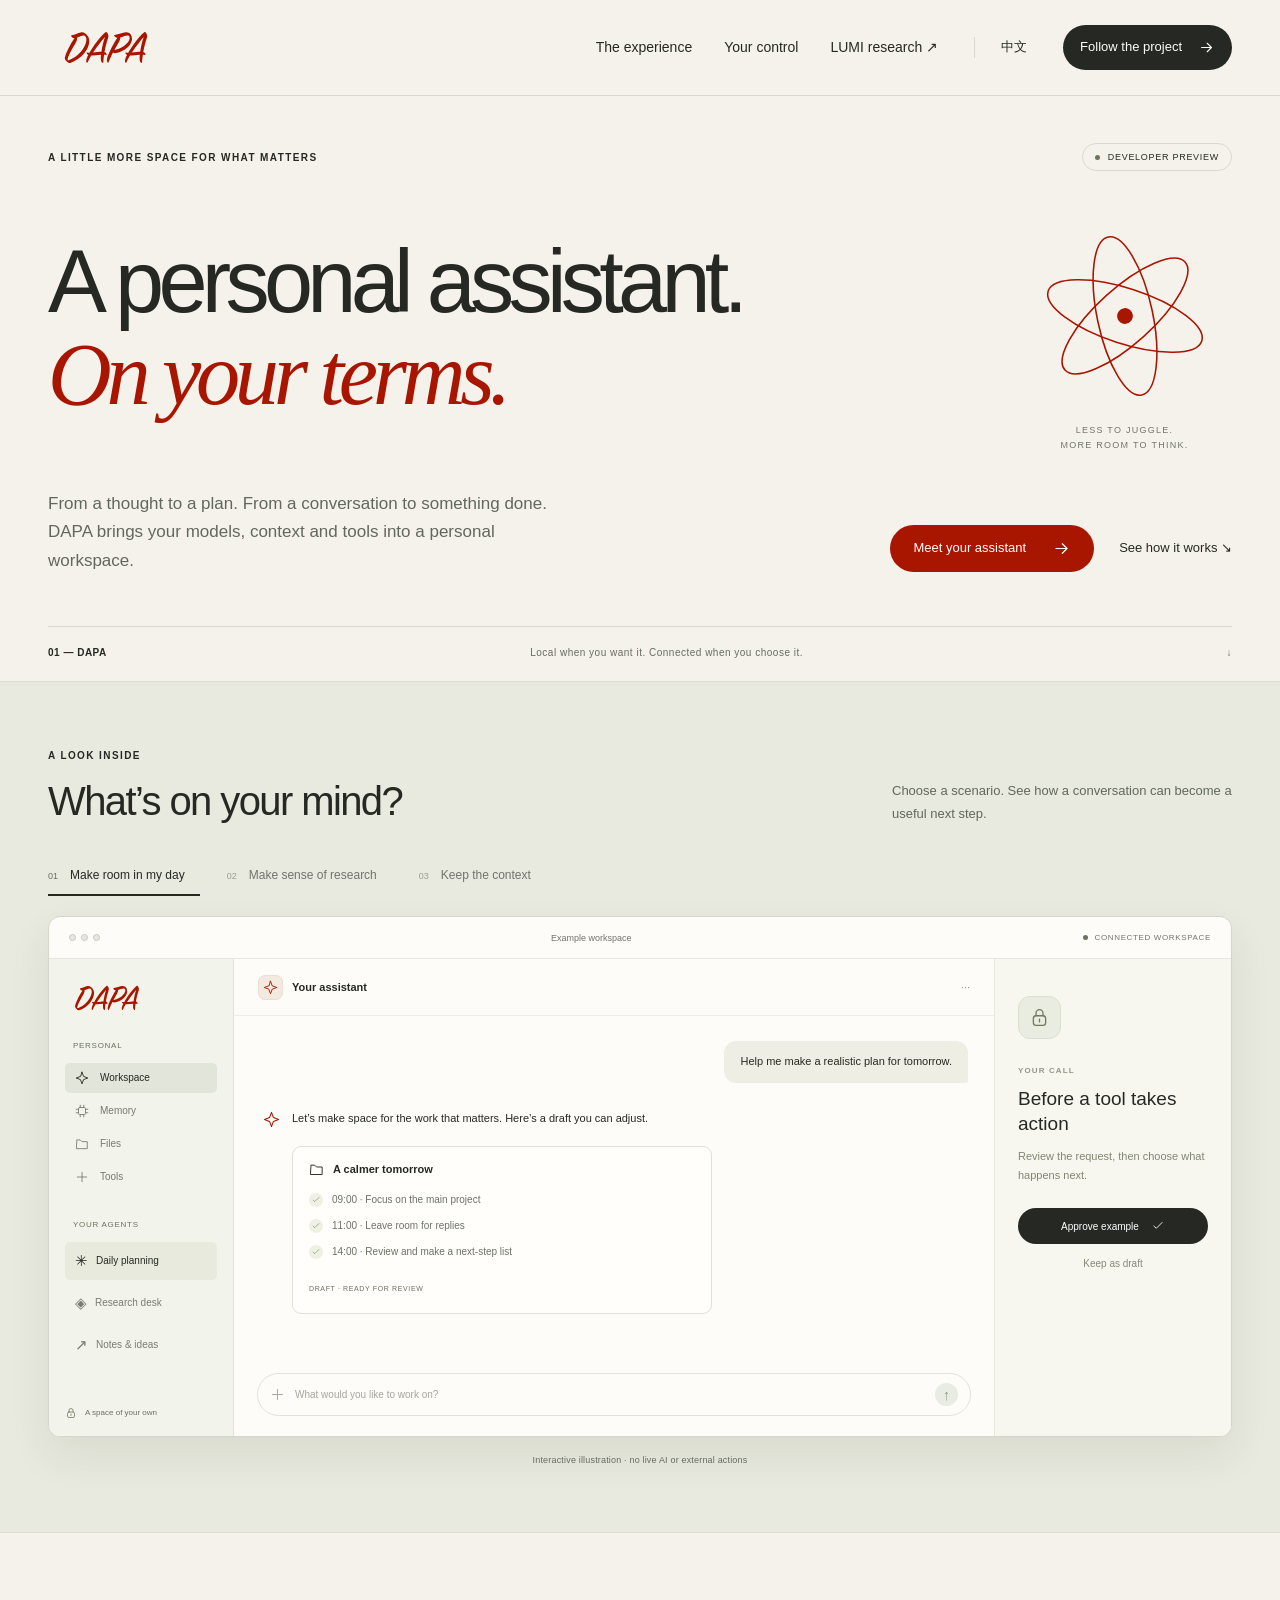
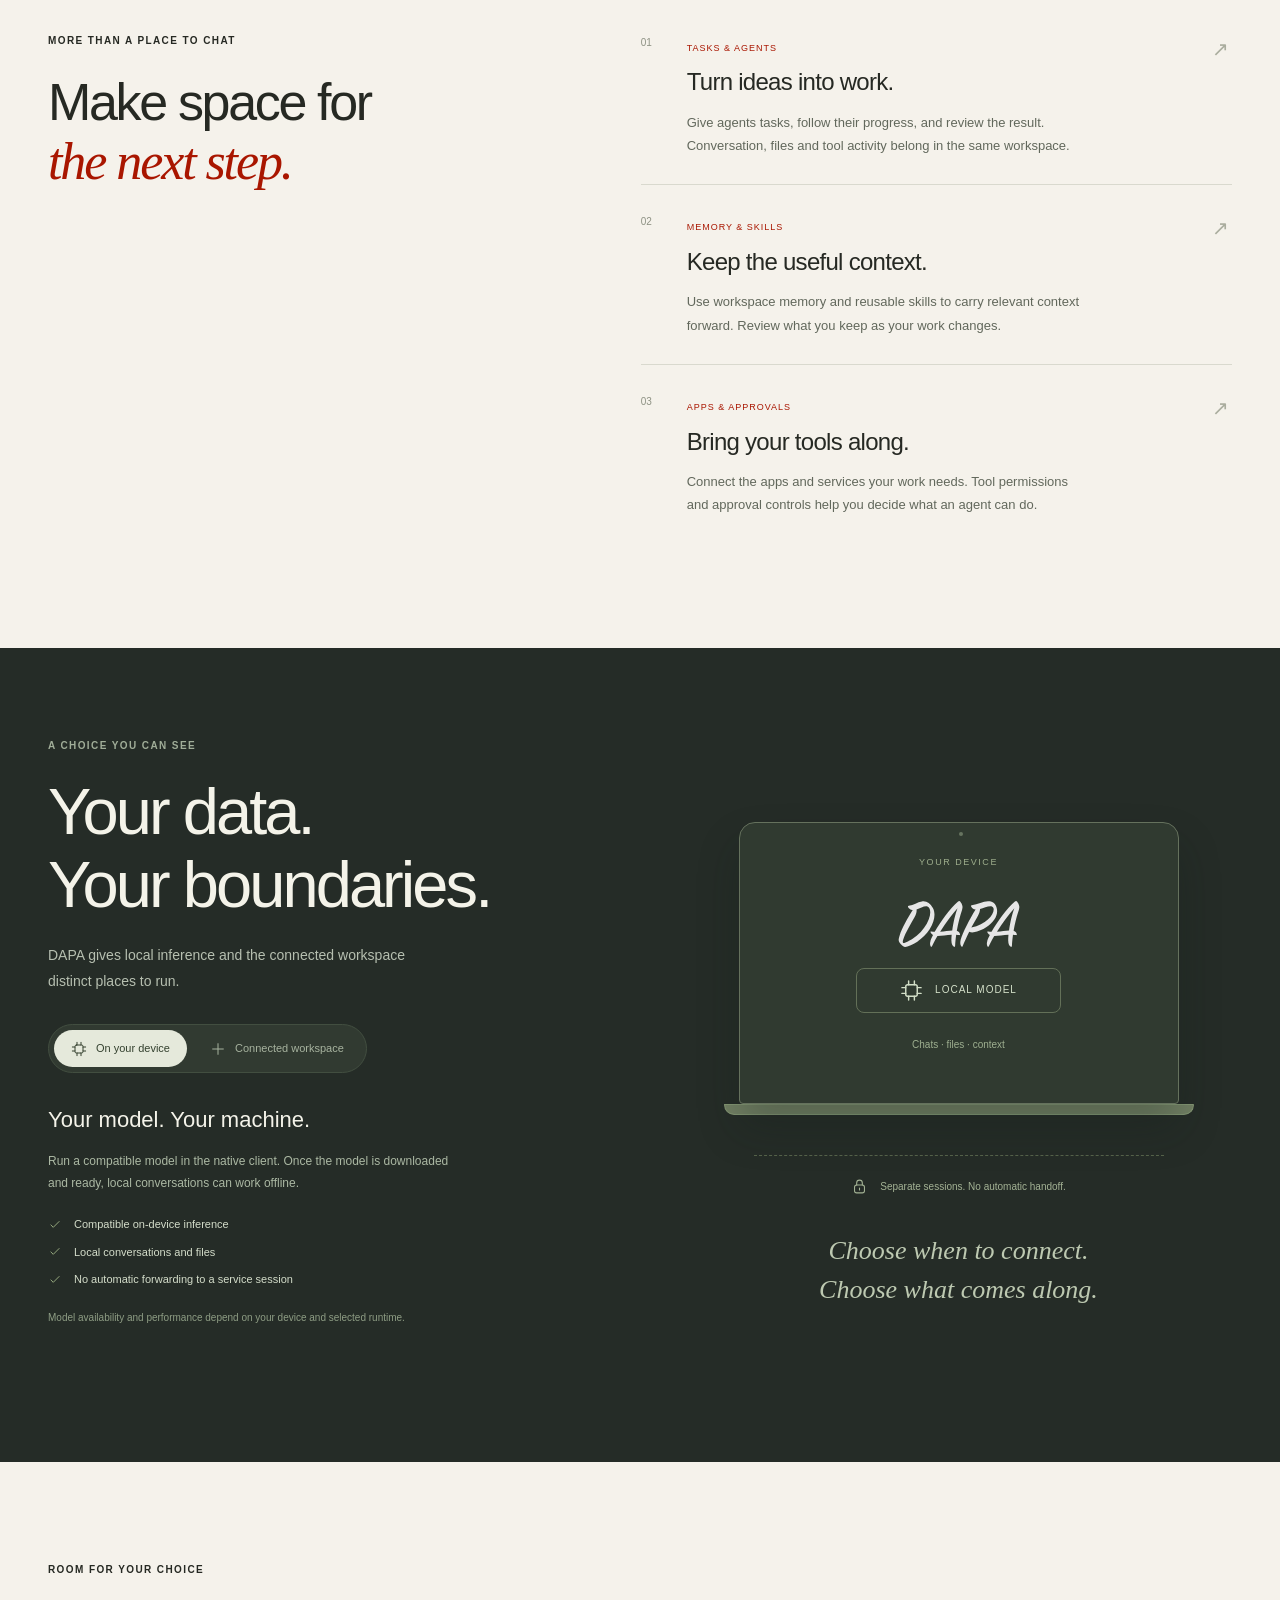
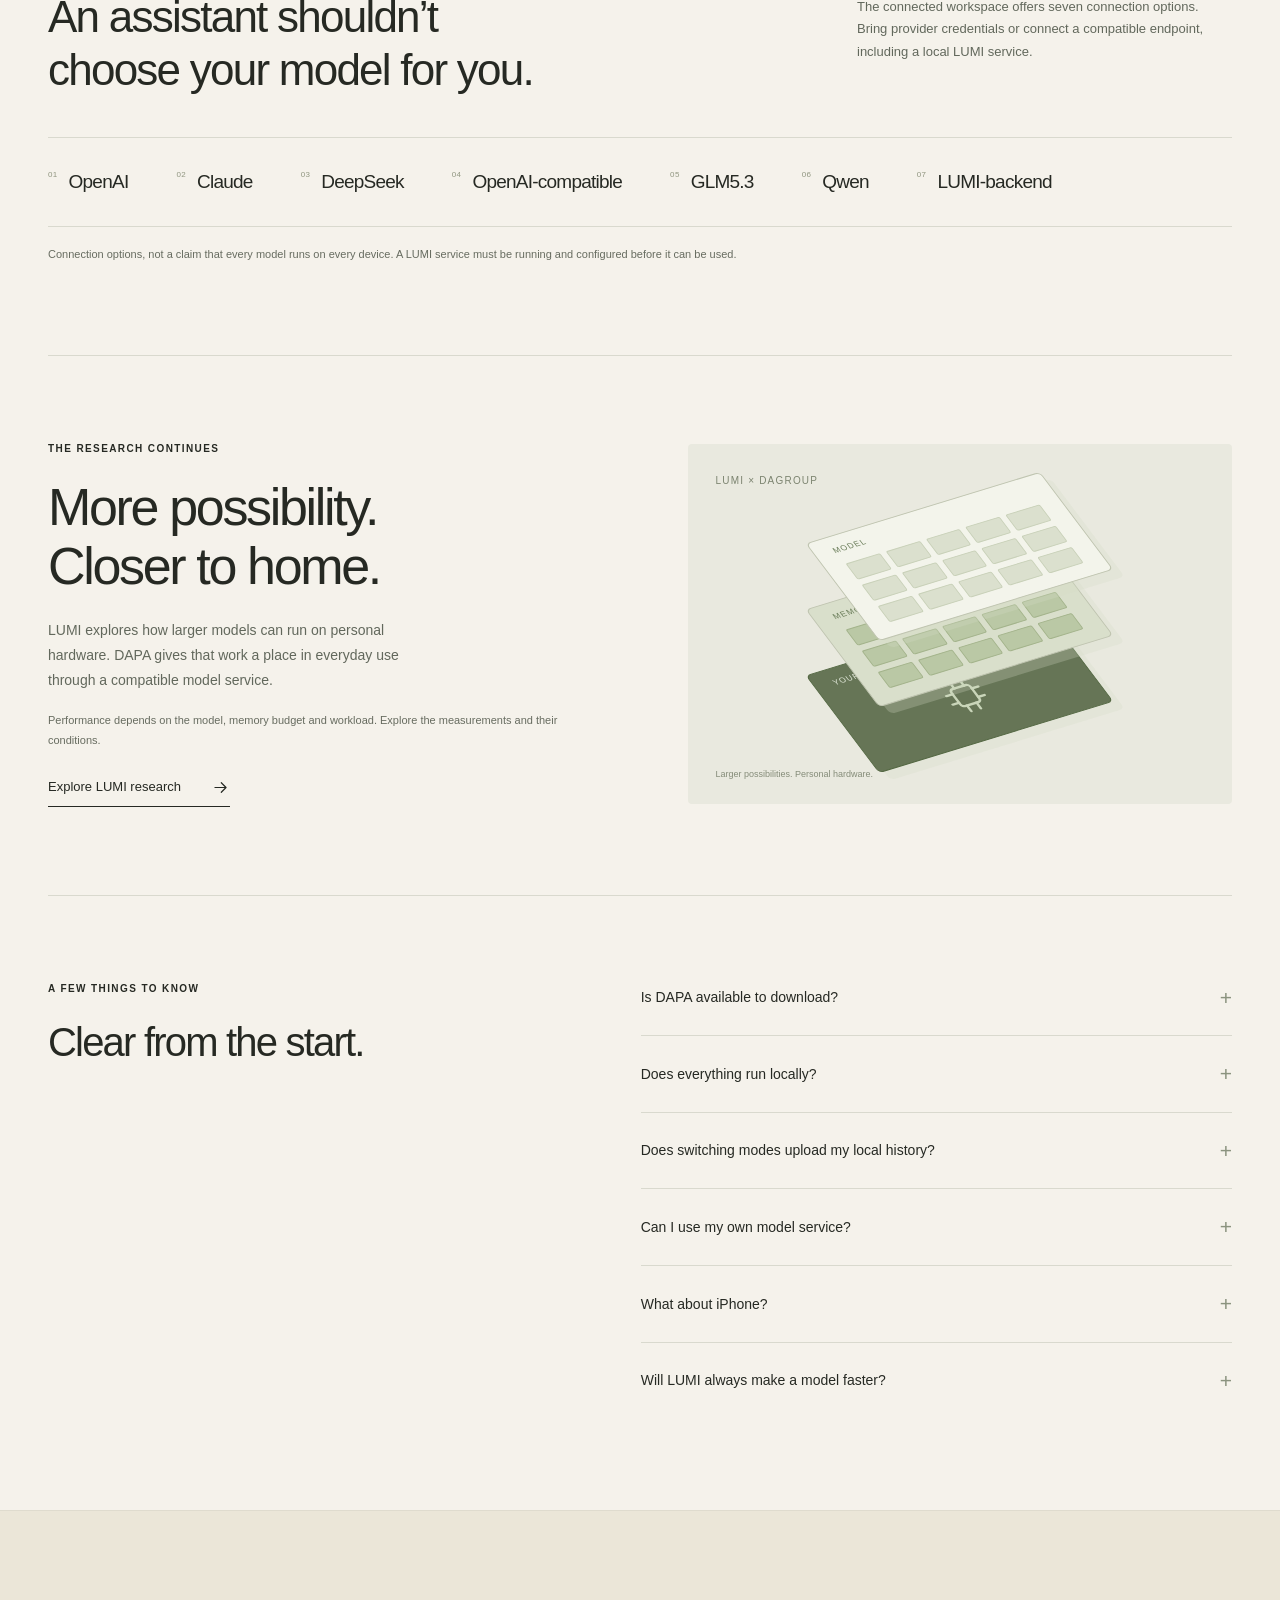
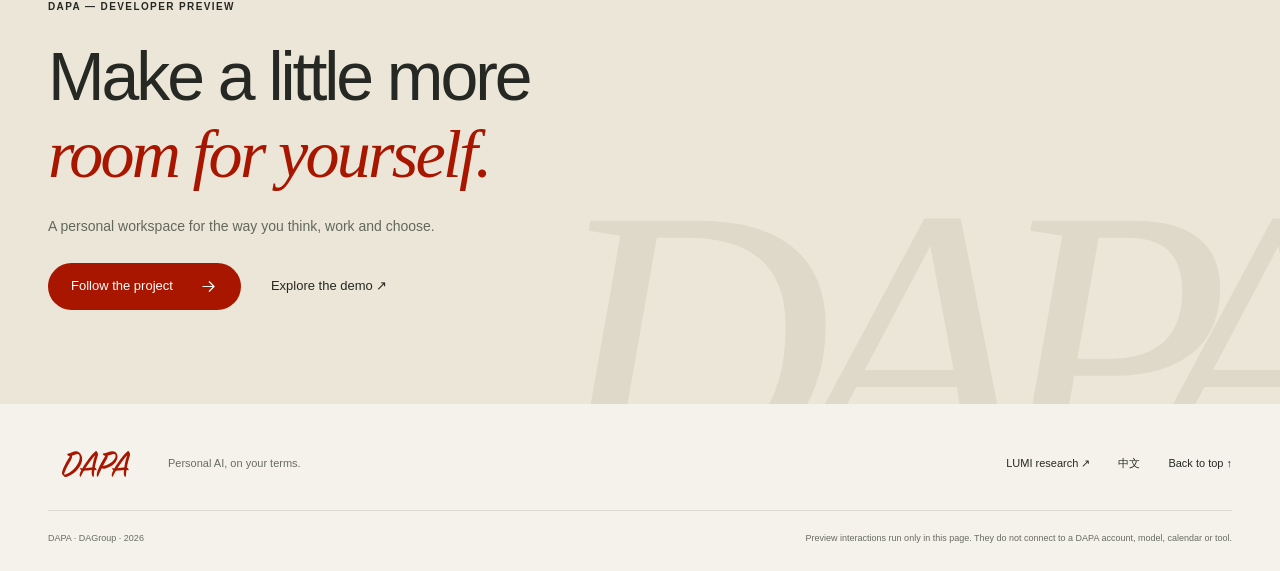
<file: index.html>
<!doctype html>
<html lang="en"><head><meta charset="utf-8"><meta name="viewport" content="width=device-width,initial-scale=1"><meta name="description" content="Think, organize and get things done with DAPA. Local inference, a connected agent workspace, your choice of models and clear control over tools."><meta name="theme-color" content="#f5f2eb"><meta property="og:title" content="DAPA — A personal assistant. On your terms."><meta property="og:description" content="Think, organize and get things done with DAPA. Local inference, a connected agent workspace, your choice of models and clear control over tools."><meta property="og:type" content="website"><meta property="og:image" content="https://dalybigas.github.io/LUMI-homepage/assets/dapa-icon.png"><title>DAPA — A personal assistant. On your terms.</title><link rel="icon" type="image/svg+xml" href="assets/dapa-icon.svg"><link rel="stylesheet" href="style.css?v=dapa-20261116"><link rel="alternate" hreflang="en" href="index.html"><link rel="alternate" hreflang="zh-CN" href="zh.html"></head>
<body><a class="skip" href="#main">Skip to content</a>
<header class="site-header"><a class="brand" href="index.html" aria-label="DAPA"><img src="assets/dapa-wordmark.svg" width="512" height="192" alt="DAPA"></a><nav aria-label="Main navigation"><a href="#experience">The experience</a><a href="#control">Your control</a><a href="research.html">LUMI research ↗</a></nav><a class="language" href="zh.html" lang="zh-CN" hreflang="zh-CN">中文</a><a class="nav-action" href="#start">Follow the project <svg viewBox="0 0 24 24" fill="none" stroke="currentColor" stroke-width="1.5" stroke-linecap="round" stroke-linejoin="round" aria-hidden="true"><path d="M5 12h14M13 6l6 6-6 6"/></svg></a></header>
<main id="main"><section class="hero wrap"><div class="hero-top"><span class="eyebrow">A LITTLE MORE SPACE FOR WHAT MATTERS</span><span class="preview"><i></i>DEVELOPER PREVIEW</span></div><div class="hero-title"><h1>A personal assistant.<br><em>On your terms.</em></h1><div class="hero-art" aria-hidden="true"><svg viewBox="0 0 240 240"><g fill="none" stroke="currentColor" stroke-width="2"><ellipse cx="120" cy="120" rx="102" ry="35" transform="rotate(-35 120 120)"/><ellipse cx="120" cy="120" rx="102" ry="35" transform="rotate(25 120 120)"/><ellipse cx="120" cy="120" rx="102" ry="35" transform="rotate(85 120 120)"/><circle cx="120" cy="120" r="9" fill="currentColor"/></g></svg><span>LESS TO JUGGLE.<br>MORE ROOM TO THINK.</span></div></div><div class="hero-bottom"><p>From a thought to a plan. From a conversation to something done. DAPA brings your models, context and tools into a personal workspace.</p><div class="hero-actions"><a class="button red" href="#experience">Meet your assistant <svg viewBox="0 0 24 24" fill="none" stroke="currentColor" stroke-width="1.5" stroke-linecap="round" stroke-linejoin="round" aria-hidden="true"><path d="M5 12h14M13 6l6 6-6 6"/></svg></a><a class="quiet-link" href="#control">See how it works ↘</a></div></div><div class="hero-caption"><span>01 — DAPA</span><span>Local when you want it. Connected when you choose it.</span><span aria-hidden="true">↓</span></div></section>

<section class="experience" id="experience"><div class="wrap"><div class="section-heading"><div><span class="eyebrow">A LOOK INSIDE</span><h2>What’s on your mind?</h2></div><p>Choose a scenario. See how a conversation can become a useful next step.</p></div><div class="scenario-tabs" role="tablist" aria-label="Demo scenarios"><button role="tab" id="scenario-tab-0" aria-selected="true" aria-controls="scenario-panel" tabindex="0" data-scenario="0"><span>01</span>Make room in my day</button><button role="tab" id="scenario-tab-1" aria-selected="false" aria-controls="scenario-panel" tabindex="-1" data-scenario="1"><span>02</span>Make sense of research</button><button role="tab" id="scenario-tab-2" aria-selected="false" aria-controls="scenario-panel" tabindex="-1" data-scenario="2"><span>03</span>Keep the context</button></div>
<div class="workspace" id="scenario-panel" role="tabpanel" aria-labelledby="scenario-tab-0"><div class="workspace-bar"><div class="window-dots" aria-hidden="true"><i></i><i></i><i></i></div><span>Example workspace</span><span class="workspace-mode"><i></i>CONNECTED WORKSPACE</span></div><div class="workspace-body"><aside class="workspace-sidebar"><img src="assets/dapa-wordmark.svg" width="512" height="192" alt="DAPA"><span class="workspace-label">Personal</span><div class="demo-nav"><span class="selected"><svg viewBox="0 0 24 24" fill="none" stroke="currentColor" stroke-width="1.5" stroke-linecap="round" stroke-linejoin="round" aria-hidden="true"><path d="m12 2 2.7 7.3L22 12l-7.3 2.7L12 22l-2.7-7.3L2 12l7.3-2.7Z"/></svg>Workspace</span><span class=""><svg viewBox="0 0 24 24" fill="none" stroke="currentColor" stroke-width="1.5" stroke-linecap="round" stroke-linejoin="round" aria-hidden="true"><rect x="6" y="6" width="12" height="12" rx="2"/><path d="M9 2v4m6-4v4M9 18v4m6-4v4M2 9h4m-4 6h4m12-6h4m-4 6h4"/></svg>Memory</span><span class=""><svg viewBox="0 0 24 24" fill="none" stroke="currentColor" stroke-width="1.5" stroke-linecap="round" stroke-linejoin="round" aria-hidden="true"><path d="M3 7V5h6l3 3h9v12H3Z"/></svg>Files</span><span class=""><svg viewBox="0 0 24 24" fill="none" stroke="currentColor" stroke-width="1.5" stroke-linecap="round" stroke-linejoin="round" aria-hidden="true"><path d="M12 4v16M4 12h16"/></svg>Tools</span></div><span class="workspace-label">YOUR AGENTS</span><span class="demo-agent active" data-agent="0"><i>✳</i>Daily planning</span><span class="demo-agent " data-agent="1"><i>◈</i>Research desk</span><span class="demo-agent " data-agent="2"><i>↗</i>Notes & ideas</span><span class="sidebar-bottom"><svg viewBox="0 0 24 24" fill="none" stroke="currentColor" stroke-width="1.5" stroke-linecap="round" stroke-linejoin="round" aria-hidden="true"><rect x="5" y="10" width="14" height="11" rx="3"/><path d="M8 10V7a4 4 0 0 1 8 0v3m-4 4v3"/></svg>A space of your own</span></aside><div class="demo-conversation"><div class="conversation-heading"><span class="assistant-mark"><svg viewBox="0 0 24 24" fill="none" stroke="currentColor" stroke-width="1.5" stroke-linecap="round" stroke-linejoin="round" aria-hidden="true"><path d="m12 2 2.7 7.3L22 12l-7.3 2.7L12 22l-2.7-7.3L2 12l7.3-2.7Z"/></svg></span><strong>Your assistant</strong><span>···</span></div><div class="conversation-content" aria-live="polite"><p class="user-message" id="demo-prompt">Help me make a realistic plan for tomorrow.</p><div class="assistant-reply"><span class="small-mark"><svg viewBox="0 0 24 24" fill="none" stroke="currentColor" stroke-width="1.5" stroke-linecap="round" stroke-linejoin="round" aria-hidden="true"><path d="m12 2 2.7 7.3L22 12l-7.3 2.7L12 22l-2.7-7.3L2 12l7.3-2.7Z"/></svg></span><div><p id="demo-reply">Let’s make space for the work that matters. Here’s a draft you can adjust.</p><div class="task-preview"><span class="task-eyebrow"><svg viewBox="0 0 24 24" fill="none" stroke="currentColor" stroke-width="1.5" stroke-linecap="round" stroke-linejoin="round" aria-hidden="true"><path d="M3 7V5h6l3 3h9v12H3Z"/></svg><span id="task-title">A calmer tomorrow</span></span><ul id="task-list"><li><svg viewBox="0 0 24 24" fill="none" stroke="currentColor" stroke-width="1.5" stroke-linecap="round" stroke-linejoin="round" aria-hidden="true"><path d="m5 12 4 4L19 6"/></svg><span>09:00 · Focus on the main project</span></li><li><svg viewBox="0 0 24 24" fill="none" stroke="currentColor" stroke-width="1.5" stroke-linecap="round" stroke-linejoin="round" aria-hidden="true"><path d="m5 12 4 4L19 6"/></svg><span>11:00 · Leave room for replies</span></li><li><svg viewBox="0 0 24 24" fill="none" stroke="currentColor" stroke-width="1.5" stroke-linecap="round" stroke-linejoin="round" aria-hidden="true"><path d="m5 12 4 4L19 6"/></svg><span>14:00 · Review and make a next-step list</span></li></ul><span class="draft-tag">DRAFT · READY FOR REVIEW</span></div></div></div></div><div class="demo-composer"><span><svg viewBox="0 0 24 24" fill="none" stroke="currentColor" stroke-width="1.5" stroke-linecap="round" stroke-linejoin="round" aria-hidden="true"><path d="M12 4v16M4 12h16"/></svg></span><span>What would you like to work on?</span><span class="composer-send">↑</span></div></div><aside class="approval-panel"><span class="approval-icon"><svg viewBox="0 0 24 24" fill="none" stroke="currentColor" stroke-width="1.5" stroke-linecap="round" stroke-linejoin="round" aria-hidden="true"><rect x="5" y="10" width="14" height="11" rx="3"/><path d="M8 10V7a4 4 0 0 1 8 0v3m-4 4v3"/></svg></span><span class="eyebrow">YOUR CALL</span><h3>Before a tool takes action</h3><p>Review the request, then choose what happens next.</p><button id="demo-approve" class="button ink">Approve example <svg viewBox="0 0 24 24" fill="none" stroke="currentColor" stroke-width="1.5" stroke-linecap="round" stroke-linejoin="round" aria-hidden="true"><path d="m5 12 4 4L19 6"/></svg></button><button id="demo-deny" class="quiet-button">Keep as draft</button><div class="approval-result" id="approval-result" role="status"></div></aside></div></div><p class="demo-caption">Interactive illustration · no live AI or external actions</p></div></section>

<section class="features wrap"><div class="feature-heading"><span class="eyebrow">MORE THAN A PLACE TO CHAT</span><h2>Make space for<br><em>the next step.</em></h2></div><div class="feature-rows"><article class="feature-row"><span class="feature-number">01</span><div><span class="feature-tag">Tasks & agents</span><h3>Turn ideas into work.</h3><p>Give agents tasks, follow their progress, and review the result. Conversation, files and tool activity belong in the same workspace.</p></div><span class="feature-arrow" aria-hidden="true">↗</span></article><article class="feature-row"><span class="feature-number">02</span><div><span class="feature-tag">Memory & skills</span><h3>Keep the useful context.</h3><p>Use workspace memory and reusable skills to carry relevant context forward. Review what you keep as your work changes.</p></div><span class="feature-arrow" aria-hidden="true">↗</span></article><article class="feature-row"><span class="feature-number">03</span><div><span class="feature-tag">Apps & approvals</span><h3>Bring your tools along.</h3><p>Connect the apps and services your work needs. Tool permissions and approval controls help you decide what an agent can do.</p></div><span class="feature-arrow" aria-hidden="true">↗</span></article></div></section>

<section class="control" id="control"><div class="wrap control-grid"><div><span class="eyebrow">A CHOICE YOU CAN SEE</span><h2>Your data.<br>Your boundaries.</h2><p class="control-intro">DAPA gives local inference and the connected workspace distinct places to run.</p><div class="mode-tabs" role="tablist" aria-label="Operating mode"><button role="tab" id="local-tab" aria-controls="mode-panel" aria-selected="true" data-mode="local"><svg viewBox="0 0 24 24" fill="none" stroke="currentColor" stroke-width="1.5" stroke-linecap="round" stroke-linejoin="round" aria-hidden="true"><rect x="6" y="6" width="12" height="12" rx="2"/><path d="M9 2v4m6-4v4M9 18v4m6-4v4M2 9h4m-4 6h4m12-6h4m-4 6h4"/></svg>On your device</button><button role="tab" id="service-tab" aria-controls="mode-panel" aria-selected="false" tabindex="-1" data-mode="service"><svg viewBox="0 0 24 24" fill="none" stroke="currentColor" stroke-width="1.5" stroke-linecap="round" stroke-linejoin="round" aria-hidden="true"><path d="M12 4v16M4 12h16"/></svg>Connected workspace</button></div><div id="mode-panel" role="tabpanel" aria-labelledby="local-tab"><h3 id="mode-title">Your model. Your machine.</h3><p id="mode-text">Run a compatible model in the native client. Once the model is downloaded and ready, local conversations can work offline.</p><ul id="mode-list"><li><svg viewBox="0 0 24 24" fill="none" stroke="currentColor" stroke-width="1.5" stroke-linecap="round" stroke-linejoin="round" aria-hidden="true"><path d="m5 12 4 4L19 6"/></svg>Compatible on-device inference</li><li><svg viewBox="0 0 24 24" fill="none" stroke="currentColor" stroke-width="1.5" stroke-linecap="round" stroke-linejoin="round" aria-hidden="true"><path d="m5 12 4 4L19 6"/></svg>Local conversations and files</li><li><svg viewBox="0 0 24 24" fill="none" stroke="currentColor" stroke-width="1.5" stroke-linecap="round" stroke-linejoin="round" aria-hidden="true"><path d="m5 12 4 4L19 6"/></svg>No automatic forwarding to a service session</li></ul><p class="mode-foot" id="mode-foot">Model availability and performance depend on your device and selected runtime.</p></div></div><div class="boundary-visual"><div class="device-drawing"><div class="device-screen"><span class="device-eyebrow" id="device-eyebrow">YOUR DEVICE</span><img src="assets/dapa-wordmark.svg" width="512" height="192" alt="DAPA"><div class="model-chip"><svg viewBox="0 0 24 24" fill="none" stroke="currentColor" stroke-width="1.5" stroke-linecap="round" stroke-linejoin="round" aria-hidden="true"><rect x="6" y="6" width="12" height="12" rx="2"/><path d="M9 2v4m6-4v4M9 18v4m6-4v4M2 9h4m-4 6h4m12-6h4m-4 6h4"/></svg><span id="device-model">LOCAL MODEL</span></div><span class="device-data">Chats · files · context</span></div><div class="device-foot"></div></div><div class="boundary-label"><svg viewBox="0 0 24 24" fill="none" stroke="currentColor" stroke-width="1.5" stroke-linecap="round" stroke-linejoin="round" aria-hidden="true"><rect x="5" y="10" width="14" height="11" rx="3"/><path d="M8 10V7a4 4 0 0 1 8 0v3m-4 4v3"/></svg><span>Separate sessions. No automatic handoff.</span></div><div class="control-motto">Choose when to connect.<br>Choose what comes along.</div></div></div></section>

<section class="providers wrap"><div class="section-heading"><div><span class="eyebrow">ROOM FOR YOUR CHOICE</span><h2>An assistant shouldn’t<br>choose your model for you.</h2></div><p>The connected workspace offers seven connection options. Bring provider credentials or connect a compatible endpoint, including a local LUMI service.</p></div><div class="provider-list"><span><small>01</small>OpenAI</span><span><small>02</small>Claude</span><span><small>03</small>DeepSeek</span><span><small>04</small>OpenAI-compatible</span><span><small>05</small>GLM5.3</span><span><small>06</small>Qwen</span><span><small>07</small>LUMI-backend</span></div><p class="section-note">Connection options, not a claim that every model runs on every device. A LUMI service must be running and configured before it can be used.</p></section>

<section class="lumi-section wrap"><div class="lumi-copy"><span class="eyebrow">THE RESEARCH CONTINUES</span><h2>More possibility.<br>Closer to home.</h2><p>LUMI explores how larger models can run on personal hardware. DAPA gives that work a place in everyday use through a compatible model service.</p><p class="section-note">Performance depends on the model, memory budget and workload. Explore the measurements and their conditions.</p><a class="text-link" href="research.html">Explore LUMI research <svg viewBox="0 0 24 24" fill="none" stroke="currentColor" stroke-width="1.5" stroke-linecap="round" stroke-linejoin="round" aria-hidden="true"><path d="M5 12h14M13 6l6 6-6 6"/></svg></a></div><div class="lumi-art" aria-label="An abstract model, memory and hardware illustration"><span class="lumi-tag">LUMI × DAGROUP</span><div class="memory-stack"><div class="stack-layer layer-one"><span>MODEL</span><i></i><i></i><i></i><i></i><i></i><i></i><i></i><i></i><i></i><i></i><i></i><i></i><i></i><i></i><i></i></div><div class="stack-layer layer-two"><span>MEMORY</span><i></i><i></i><i></i><i></i><i></i><i></i><i></i><i></i><i></i><i></i><i></i><i></i><i></i><i></i><i></i></div><div class="stack-layer layer-three"><span>YOUR HARDWARE</span><svg viewBox="0 0 24 24" fill="none" stroke="currentColor" stroke-width="1.5" stroke-linecap="round" stroke-linejoin="round" aria-hidden="true"><rect x="6" y="6" width="12" height="12" rx="2"/><path d="M9 2v4m6-4v4M9 18v4m6-4v4M2 9h4m-4 6h4m12-6h4m-4 6h4"/></svg></div></div><span class="art-caption">Larger possibilities. Personal hardware.</span></div></section>

<section class="faq wrap"><div><span class="eyebrow">A FEW THINGS TO KNOW</span><h2>Clear from the start.</h2></div><div><details><summary>Is DAPA available to download?<span aria-hidden="true">+</span></summary><p>DAPA is currently a development preview. This site does not offer a public installer yet. Follow the project repository for updates and availability.</p></details><details><summary>Does everything run locally?<span aria-hidden="true">+</span></summary><p>The native local mode runs compatible models on your device. The connected workspace uses your configured server and providers. Features such as external integrations require the relevant network connection and permissions.</p></details><details><summary>Does switching modes upload my local history?<span aria-hidden="true">+</span></summary><p>The two modes have separate sessions. Native local messages, memories, files and credentials are not automatically forwarded to the connected service.</p></details><details><summary>Can I use my own model service?<span aria-hidden="true">+</span></summary><p>Yes. The connected workspace supports an OpenAI-compatible connection and a LUMI-backend option. Configure the endpoint, actual model ID and authentication required by your service.</p></details><details><summary>What about iPhone?<span aria-hidden="true">+</span></summary><p>An iPhone client is in development. This page does not represent an App Store release or a verified public iPhone distribution.</p></details><details><summary>Will LUMI always make a model faster?<span aria-hidden="true">+</span></summary><p>No. Some techniques help larger models fit into available memory; speed depends on the model and workload. The research page separates measured results, experimental features and their limitations.</p></details></div></section>
<section class="closing" id="start"><div class="wrap"><span class="eyebrow">DAPA — DEVELOPER PREVIEW</span><h2>Make a little more<br><em>room for yourself.</em></h2><p>A personal workspace for the way you think, work and choose.</p><div><a class="button red" href="https://github.com/DALYBIGAS/LUMI-homepage" target="_blank" rel="noopener noreferrer">Follow the project <svg viewBox="0 0 24 24" fill="none" stroke="currentColor" stroke-width="1.5" stroke-linecap="round" stroke-linejoin="round" aria-hidden="true"><path d="M5 12h14M13 6l6 6-6 6"/></svg></a><a class="quiet-link" href="#experience">Explore the demo ↗</a></div></div><span class="closing-word" aria-hidden="true">DAPA</span></section></main>
<footer class="wrap"><div><a class="brand" href="#main"><img src="assets/dapa-wordmark.svg" width="512" height="192" alt="DAPA"></a><span>Personal AI, on your terms.</span></div><div class="footer-links"><a href="research.html">LUMI research ↗</a><a href="zh.html">中文</a><a href="#main">Back to top ↑</a></div><div class="footer-bottom"><span>DAPA · DAGroup · 2026</span><p>Preview interactions run only in this page. They do not connect to a DAPA account, model, calendar or tool.</p></div></footer>
<script id="demo-content" type="application/json">{"lang":"en","title":"DAPA — A personal assistant. On your terms.","description":"Think, organize and get things done with DAPA. Local inference, a connected agent workspace, your choice of models and clear control over tools.","nav":["The experience","Your control","LUMI research"],"language":"中文","other":"zh.html","research":"research.html","preview":"DEVELOPER PREVIEW","eyebrow":"A LITTLE MORE SPACE FOR WHAT MATTERS","hero":"A personal assistant.\u003cbr>\u003cem>On your terms.\u003c/em>","intro":"From a thought to a plan. From a conversation to something done. DAPA brings your models, context and tools into a personal workspace.","cta":"Meet your assistant","secondary":"See how it works","heroNote":"Local when you want it. Connected when you choose it.","aside":"LESS TO JUGGLE.\u003cbr>MORE ROOM TO THINK.","demoLabel":"A LOOK INSIDE","demoTitle":"What’s on your mind?","demoIntro":"Choose a scenario. See how a conversation can become a useful next step.","scenarios":["Make room in my day","Make sense of research","Keep the context"],"sample":"Interactive illustration · no live AI or external actions","personal":"Personal","assistant":"Your assistant","agents":["Daily planning","Research desk","Notes & ideas"],"menu":["Workspace","Memory","Files","Tools"],"example":"Example workspace","connected":"CONNECTED WORKSPACE","input":"What would you like to work on?","demoPrompt":["Help me make a realistic plan for tomorrow.","Turn these notes into a clear research brief.","Keep the preferences I want to use next time."],"demoReply":["Let’s make space for the work that matters. Here’s a draft you can adjust.","I’ll organize the ideas, separate evidence from open questions, and leave a brief you can review.","Useful context should stay useful. Here’s a memory you can review before keeping it."],"taskTitles":["A calmer tomorrow","From notes to a brief","A little less repeating"],"tasks":[["09:00 · Focus on the main project","11:00 · Leave room for replies","14:00 · Review and make a next-step list"],["Bring the relevant notes together","Outline findings and open questions","Review the brief before sharing"],["Prefer concise, structured summaries","Keep project context in the workspace","Review or update saved context"]],"approval":"YOUR CALL","approveTitle":"Before a tool takes action","approveText":"Review the request, then choose what happens next.","approve":"Approve example","deny":"Keep as draft","approved":"Example approved. Nothing was sent.","denied":"Kept as a draft. Nothing was sent.","featuresLabel":"MORE THAN A PLACE TO CHAT","featuresTitle":"Make space for\u003cbr>\u003cem>the next step.\u003c/em>","features":[["01","Turn ideas into work.","Give agents tasks, follow their progress, and review the result. Conversation, files and tool activity belong in the same workspace.","Tasks & agents"],["02","Keep the useful context.","Use workspace memory and reusable skills to carry relevant context forward. Review what you keep as your work changes.","Memory & skills"],["03","Bring your tools along.","Connect the apps and services your work needs. Tool permissions and approval controls help you decide what an agent can do.","Apps & approvals"]],"modesLabel":"A CHOICE YOU CAN SEE","modesTitle":"Your data.\u003cbr>Your boundaries.","modesIntro":"DAPA gives local inference and the connected workspace distinct places to run.","local":"On your device","service":"Connected workspace","localTitle":"Your model. Your machine.","localText":"Run a compatible model in the native client. Once the model is downloaded and ready, local conversations can work offline.","localItems":["Compatible on-device inference","Local conversations and files","No automatic forwarding to a service session"],"localFoot":"Model availability and performance depend on your device and selected runtime.","serviceTitle":"More tools. Explicit connections.","serviceText":"Use agents, memory, tasks and integrations through your configured DAPA server. That server can run on your Mac or on infrastructure you choose.","serviceItems":["Your configured model endpoints","Tools with approval controls","A separate session and data boundary"],"serviceFoot":"Connected providers receive the data needed for the features you enable.","deviceTitle":"YOUR DEVICE","deviceModel":"LOCAL MODEL","deviceData":"Chats · files · context","boundary":"Separate sessions. No automatic handoff.","providerLabel":"ROOM FOR YOUR CHOICE","providerTitle":"An assistant shouldn’t\u003cbr>choose your model for you.","providerText":"The connected workspace offers seven connection options. Bring provider credentials or connect a compatible endpoint, including a local LUMI service.","providerNote":"Connection options, not a claim that every model runs on every device. A LUMI service must be running and configured before it can be used.","lumiLabel":"THE RESEARCH CONTINUES","lumiTitle":"More possibility.\u003cbr>Closer to home.","lumiText":"LUMI explores how larger models can run on personal hardware. DAPA gives that work a place in everyday use through a compatible model service.","lumiSmall":"Performance depends on the model, memory budget and workload. Explore the measurements and their conditions.","lumiCta":"Explore LUMI research","lumiTag":"LUMI × DAGROUP","lumiDiagram":["MODEL","MEMORY","YOUR HARDWARE"],"faqLabel":"A FEW THINGS TO KNOW","faqTitle":"Clear from the start.","faqs":[["Is DAPA available to download?","DAPA is currently a development preview. This site does not offer a public installer yet. Follow the project repository for updates and availability."],["Does everything run locally?","The native local mode runs compatible models on your device. The connected workspace uses your configured server and providers. Features such as external integrations require the relevant network connection and permissions."],["Does switching modes upload my local history?","The two modes have separate sessions. Native local messages, memories, files and credentials are not automatically forwarded to the connected service."],["Can I use my own model service?","Yes. The connected workspace supports an OpenAI-compatible connection and a LUMI-backend option. Configure the endpoint, actual model ID and authentication required by your service."],["What about iPhone?","An iPhone client is in development. This page does not represent an App Store release or a verified public iPhone distribution."],["Will LUMI always make a model faster?","No. Some techniques help larger models fit into available memory; speed depends on the model and workload. The research page separates measured results, experimental features and their limitations."]],"closing":"Make a little more\u003cbr>\u003cem>room for yourself.\u003c/em>","closingText":"A personal workspace for the way you think, work and choose.","project":"Follow the project","backDemo":"Explore the demo","footer":"Personal AI, on your terms.","copyright":"DAPA · DAGroup · 2026","demoDisclaimer":"Preview interactions run only in this page. They do not connect to a DAPA account, model, calendar or tool.","backTop":"Back to top"}</script><script src="app.js?v=dapa-20261116" defer></script></body></html>
</file>
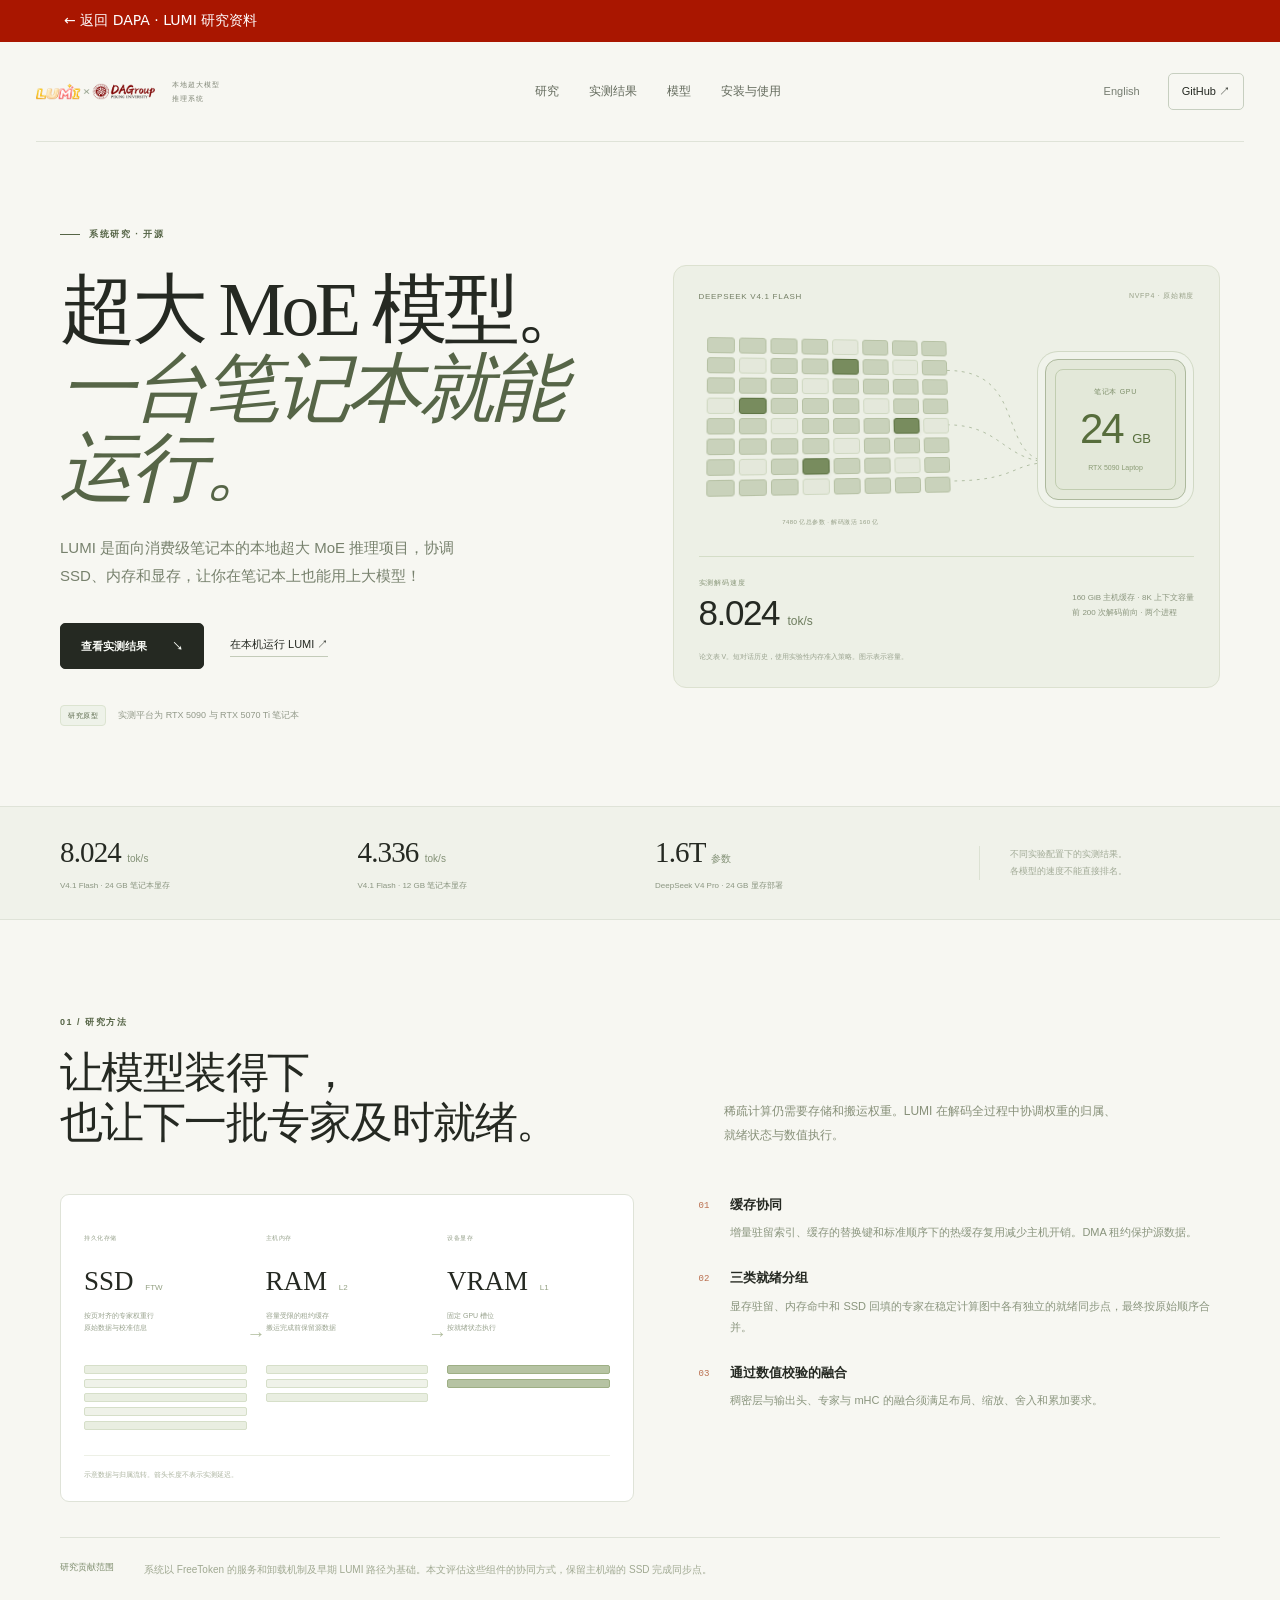
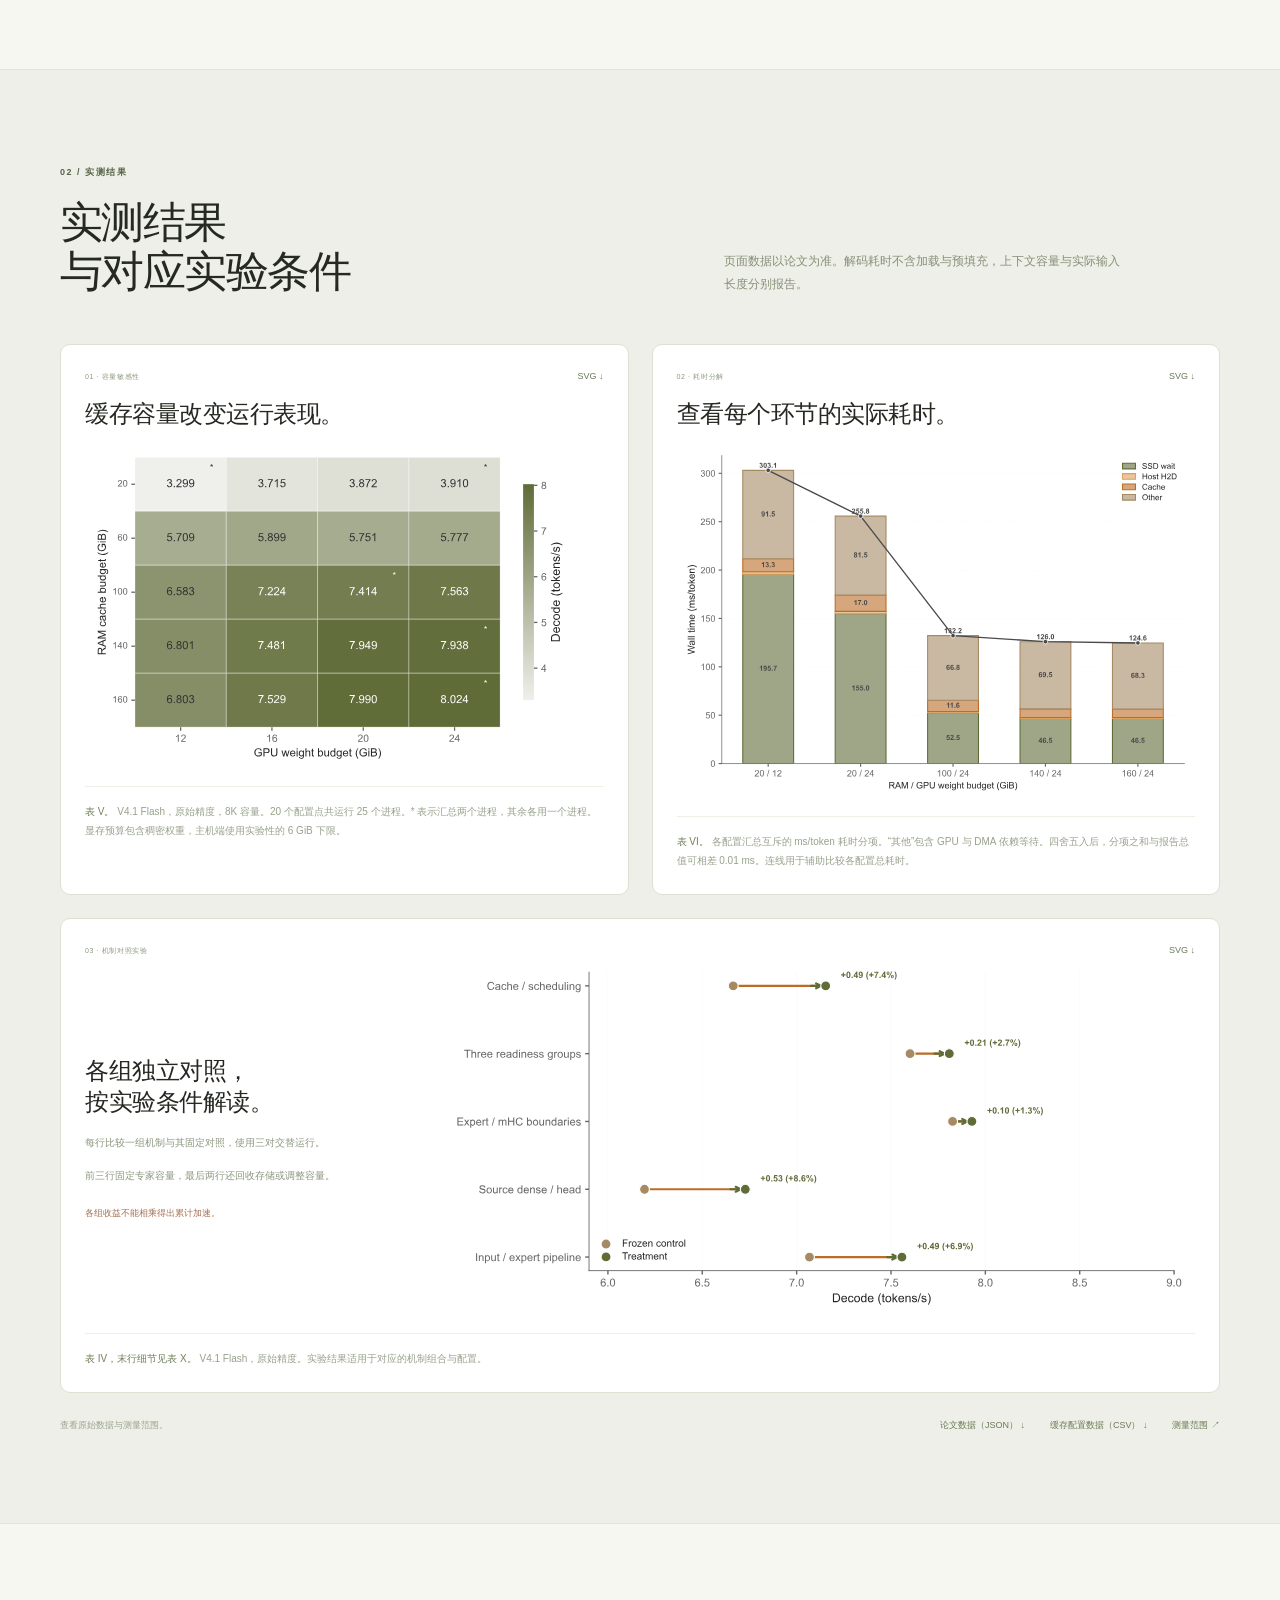
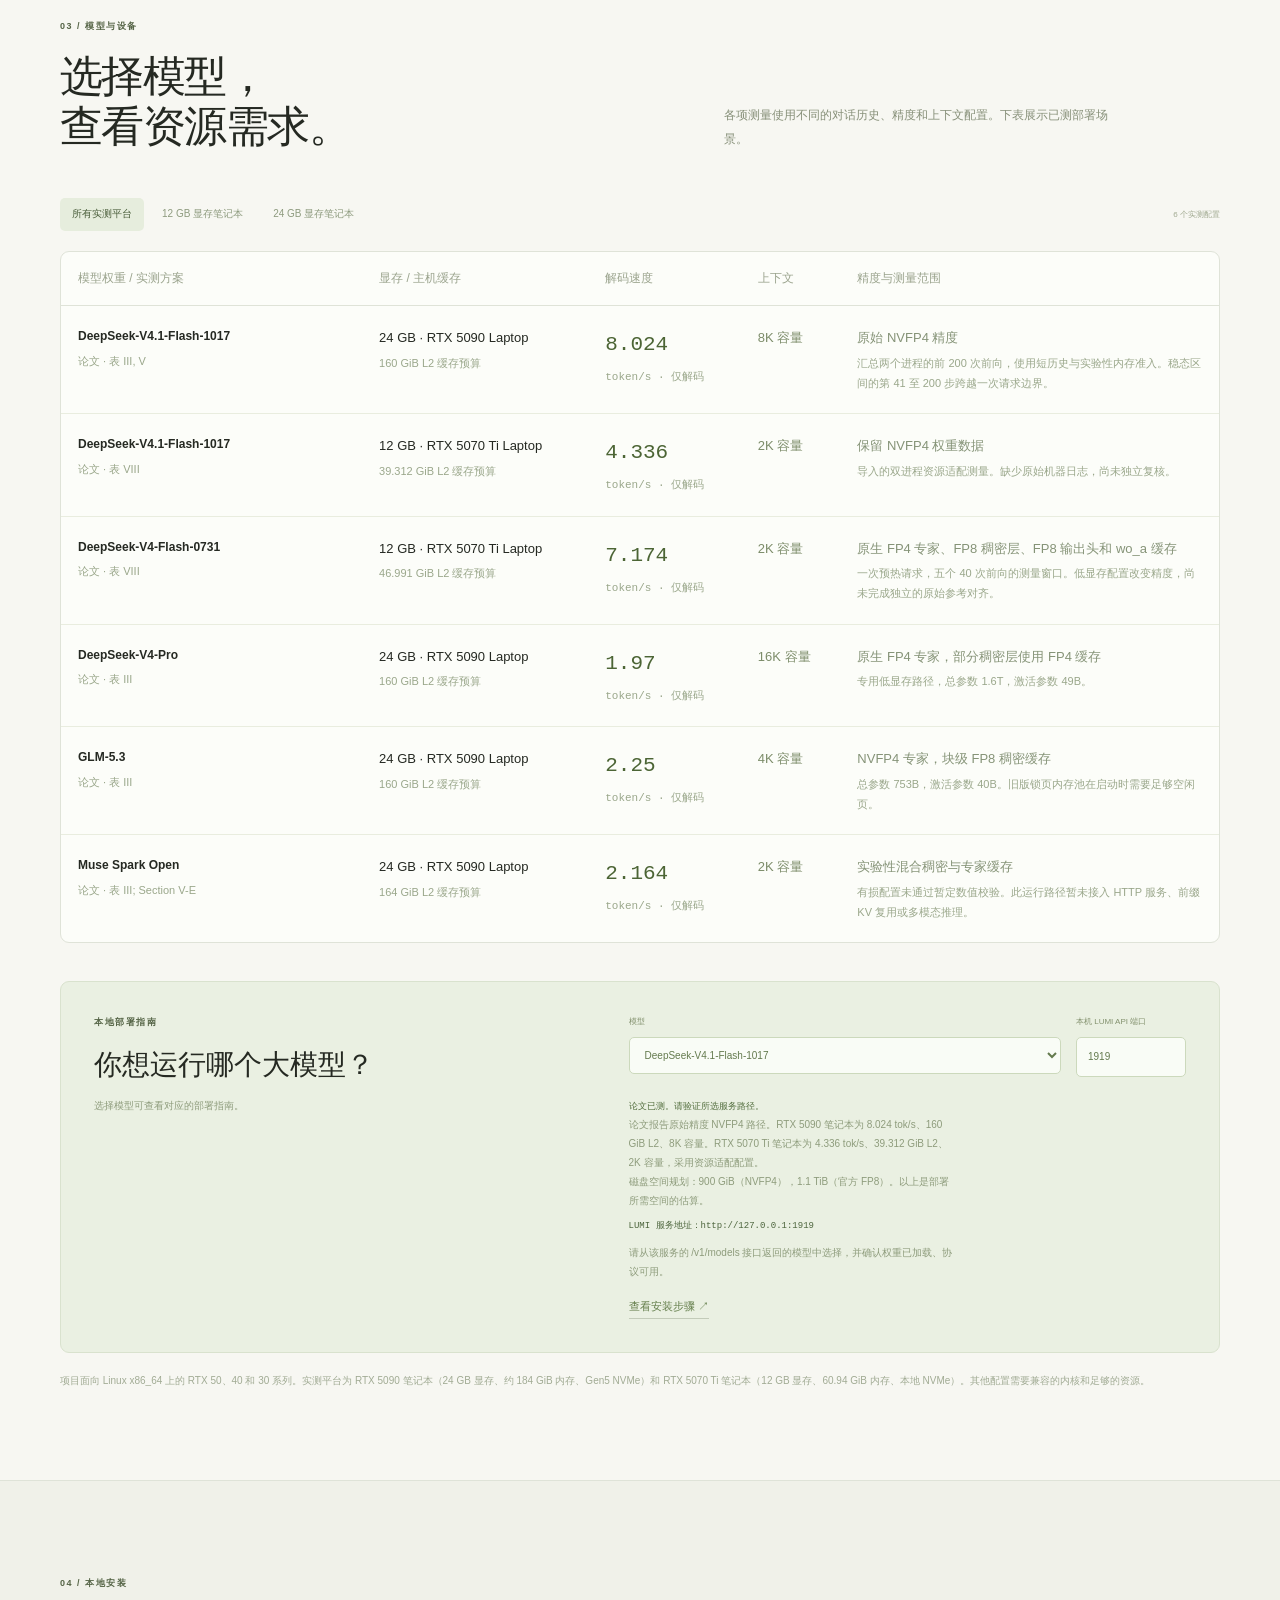
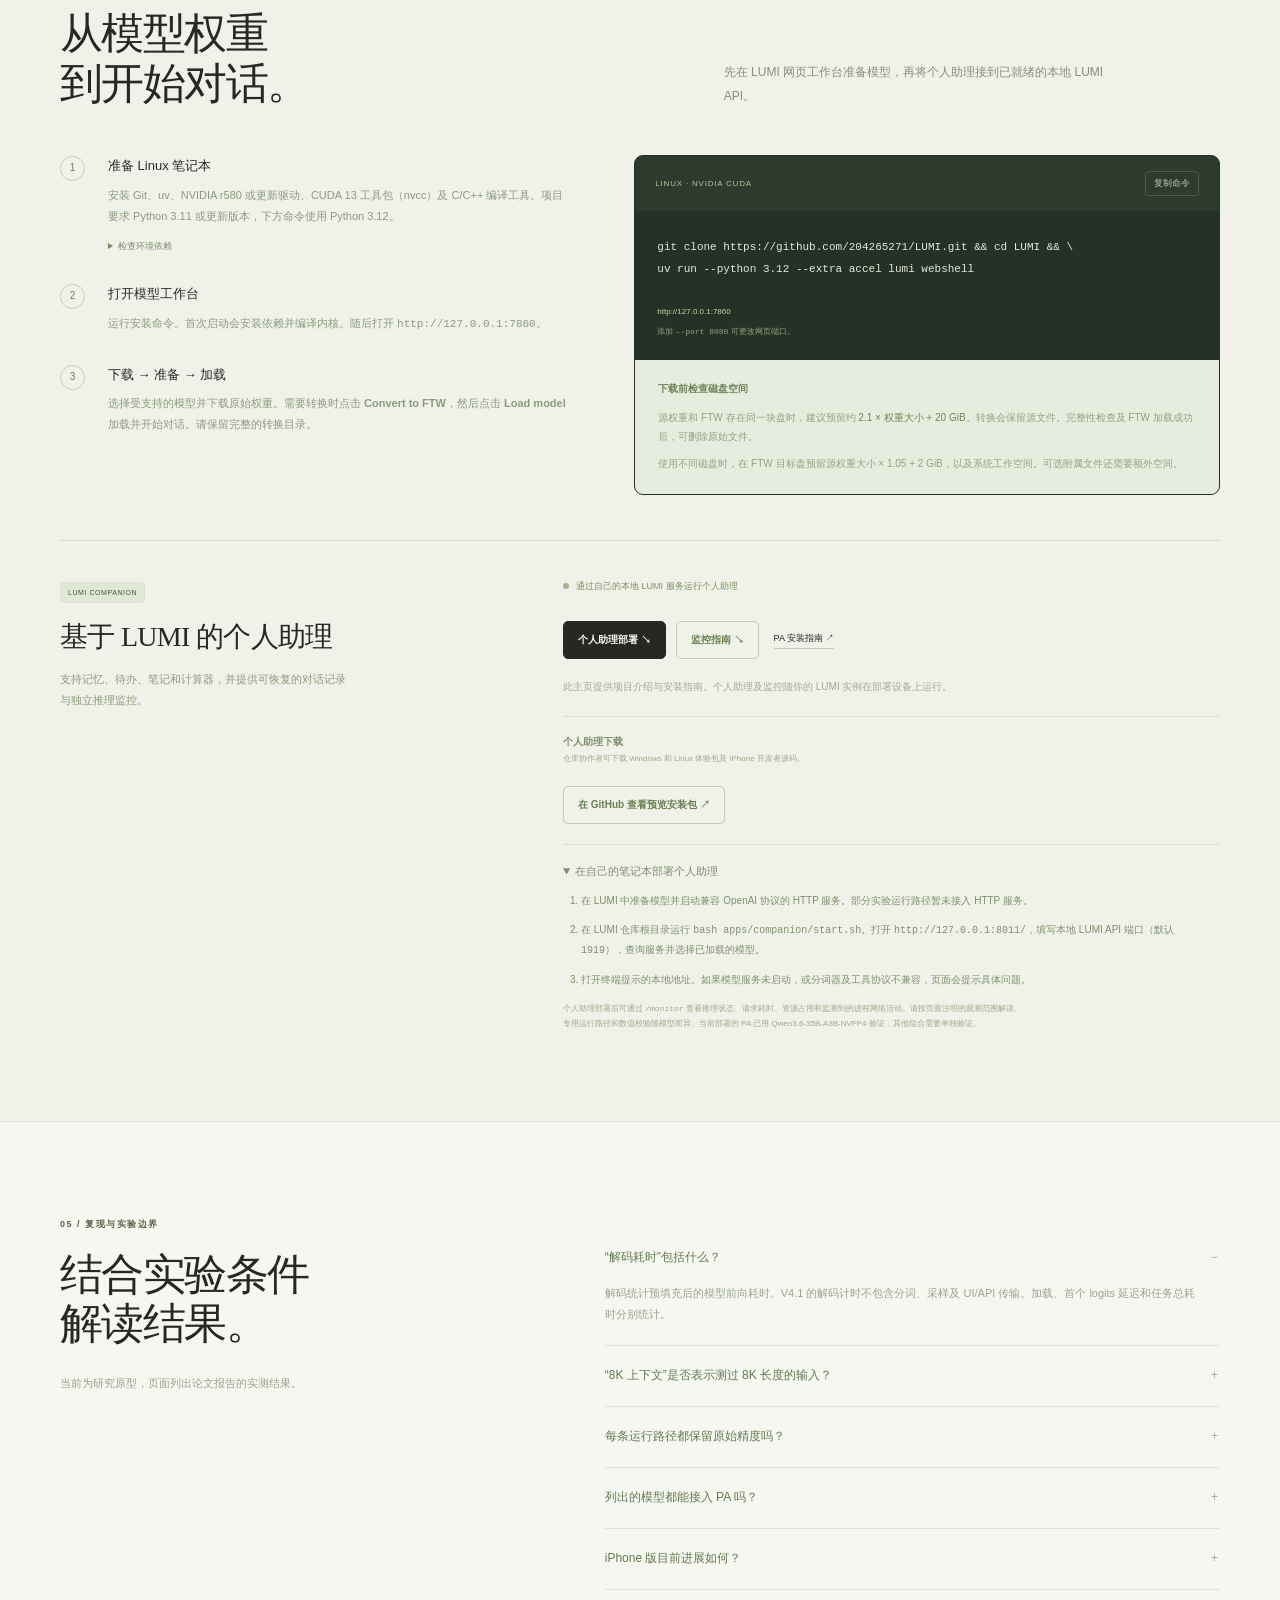
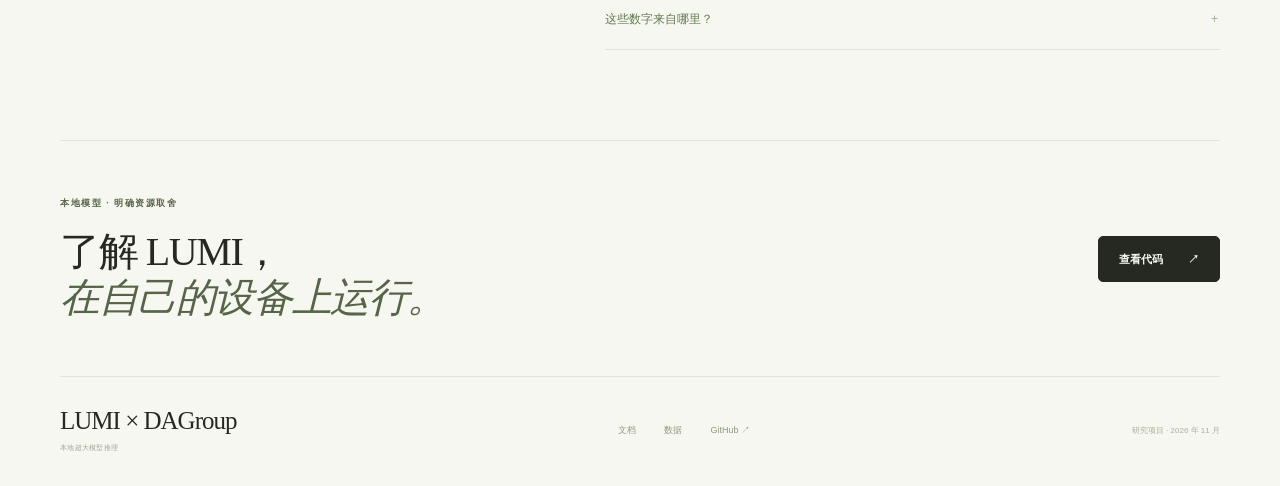
<file: research-zh.html>
<!doctype html>
<html lang="zh-CN"><head><meta charset="utf-8"><meta name="viewport" content="width=device-width,initial-scale=1"><meta name="description" content="LUMI 协同 SSD、内存与显存，在单张笔记本 GPU 上运行超大 MoE 模型。了解研究成果、实测数据和本地部署方法。"><meta name="theme-color" content="#f7f7f2"><title>LUMI × DAGroup · 本地超大模型推理</title><link rel="icon" type="image/png" href="./assets/lumi-dagroup-icon.png"><link rel="stylesheet" href="./research.css"><link rel="alternate" hreflang="en" href="./research.html"></head>
<body><a href="./zh.html" style="display:block;padding:12px 5%;background:#a91600;color:white;font:14px system-ui;text-decoration:none">← 返回 DAPA · LUMI 研究资料</a><a class="skip" href="#main">跳转到正文</a>
<header class="site-header"><a class="logo" href="#"><img src="./assets/lumi-dagroup.png" alt="LUMI × DAGroup"><span>本地超大模型<br>推理系统</span></a><nav aria-label="主导航"><a href="#research" data-i18n="navResearch">研究</a><a href="#results" data-i18n="navResults">实测结果</a><a href="#models" data-i18n="navModels">模型</a><a href="#start" data-i18n="navStart">安装与使用</a></nav><div class="header-actions"><a id="language" class="language-link" href="./research.html" lang="en" hreflang="en" aria-label="查看英文版">English</a><a class="code-link" href="https://github.com/204265271/LUMI" target="_blank" rel="noopener">GitHub ↗</a></div></header>
<main id="main"><section class="hero wrap"><div class="hero-copy"><div class="eyebrow"><span class="tiny-line"></span> 系统研究 · 开源</div><h1 data-i18n="heroTitle">超大 MoE 模型。<br><em>一台笔记本就能运行。</em></h1><p class="hero-summary" data-i18n="heroSummary">LUMI 是面向消费级笔记本的本地超大 MoE 推理项目，协调 SSD、内存和显存，让你在笔记本上也能用上大模型！</p><div class="hero-actions"><a class="button primary" href="#results" data-i18n="exploreResults">查看实测结果 <span>↘</span></a><a class="text-button" href="#start" data-i18n="runLocally">在本机运行 LUMI ↗</a></div><div class="hero-foot"><span class="pill">研究原型</span><span data-i18n="heroFoot">实测平台为 RTX 5090 与 RTX 5070 Ti 笔记本</span></div></div>
<div class="hero-visual"><div class="visual-heading"><span>DEEPSEEK V4.1 FLASH</span><span>NVFP4 · 原始精度</span></div><div class="capacity-visual"><div class="weight-field" aria-hidden="true"><div class="weight-grid" id="weightGrid"></div><span class="field-caption">7480 亿总参数 · 解码激活 160 亿</span></div><div class="gpu-block"><div class="chip-line"></div><span>笔记本 GPU</span><b>24 <small>GB</small></b><span class="gpu-caption">RTX 5090 Laptop</span></div><svg class="hero-connection" viewBox="0 0 460 270" aria-hidden="true"><path d="M230 72 C320 72 280 170 345 170"/><path d="M230 130 C290 130 290 170 345 170"/><path d="M230 190 C310 190 295 170 345 170"/></svg></div><div class="hero-result"><div><small>实测解码速度</small><b>8.024 <span>tok/s</span></b></div><p>160 GiB 主机缓存 · 8K 上下文容量<br>前 200 次解码前向 · 两个进程</p></div><div class="visual-note" data-i18n="heroNote">论文表 V。短对话历史，使用实验性内存准入策略。图示表示容量。</div></div></section>
<section class="result-strip"><div class="wrap strip-inner"><div><b>8.024 <small>tok/s</small></b><span>V4.1 Flash · 24 GB 笔记本显存</span></div><div><b>4.336 <small>tok/s</small></b><span>V4.1 Flash · 12 GB 笔记本显存</span></div><div><b>1.6T <small>参数</small></b><span>DeepSeek V4 Pro · 24 GB 显存部署</span></div><p data-i18n="stripNote">不同实验配置下的实测结果。<br>各模型的速度不能直接排名。</p></div></section>

<section id="research" class="wrap section research"><div class="section-top"><div><div class="eyebrow">01 / 研究方法</div><h2 data-i18n="researchTitle">让模型装得下，<br>也让下一批专家及时就绪。</h2></div><p class="section-lead" data-i18n="researchLead">稀疏计算仍需要存储和搬运权重。LUMI 在解码全过程中协调权重的归属、就绪状态与数值执行。</p></div><div class="research-layout"><div class="storage-flow" aria-label="SSD、内存与显存的分层结构"><div class="tier"><small>持久化存储</small><b>SSD <span>FTW</span></b><p>按页对齐的专家权重行<br>原始数据与校准信息</p><div class="tier-rows"><i></i><i></i><i></i><i></i><i></i></div></div><span class="tier-arrow">→</span><div class="tier"><small>主机内存</small><b>RAM <span>L2</span></b><p>容量受限的租约缓存<br>搬运完成前保留源数据</p><div class="tier-rows"><i></i><i></i><i></i></div></div><span class="tier-arrow">→</span><div class="tier gpu-tier"><small>设备显存</small><b>VRAM <span>L1</span></b><p>固定 GPU 槽位<br>按就绪状态执行</p><div class="tier-rows"><i></i><i></i></div></div><p class="flow-caption">示意数据与归属流转。箭头长度不表示实测延迟。</p></div><div class="contributions"><article><span>01</span><div><h3>缓存协同</h3><p>增量驻留索引、缓存的替换键和标准顺序下的热缓存复用减少主机开销。DMA 租约保护源数据。</p></div></article><article><span>02</span><div><h3>三类就绪分组</h3><p>显存驻留、内存命中和 SSD 回填的专家在稳定计算图中各有独立的就绪同步点，最终按原始顺序合并。</p></div></article><article><span>03</span><div><h3>通过数值校验的融合</h3><p>稠密层与输出头、专家与 mHC 的融合须满足布局、缩放、舍入和累加要求。</p></div></article></div></div><div class="research-boundary"><strong>研究贡献范围</strong><p>系统以 FreeToken 的服务和卸载机制及早期 LUMI 路径为基础。本文评估这些组件的协同方式，保留主机端的 SSD 完成同步点。</p></div></section>

<section id="results" class="results-section"><div class="wrap section"><div class="section-top"><div><div class="eyebrow">02 / 实测结果</div><h2 data-i18n="resultsTitle">实测结果<br>与对应实验条件</h2></div><p class="section-lead" data-i18n="resultsLead">页面数据以论文为准。解码耗时不含加载与预填充，上下文容量与实际输入长度分别报告。</p></div>
<div class="evidence-grid"><article class="figure-card"><div class="figure-heading"><span>01 · 容量敏感性</span><a href="./assets/cache-grid.svg" download>SVG ↓</a></div><h3>缓存容量改变运行表现。</h3><a class="figure-image" href="./assets/cache-grid.png" target="_blank" rel="noopener"><img src="./assets/cache-grid.svg" alt="五档内存缓存预算和四档显存权重预算下的解码吞吐量，范围为 3.299 至 8.024 token/s。" loading="lazy"></a><p class="figure-caption"><b>表 V。</b> V4.1 Flash，原始精度，8K 容量。20 个配置点共运行 25 个进程。* 表示汇总两个进程，其余各用一个进程。显存预算包含稠密权重，主机端使用实验性的 6 GiB 下限。</p></article><article class="figure-card"><div class="figure-heading"><span>02 · 耗时分解</span><a href="./assets/wall-partition.svg" download>SVG ↓</a></div><h3>查看每个环节的实际耗时。</h3><a class="figure-image" href="./assets/wall-partition.png" target="_blank" rel="noopener"><img src="./assets/wall-partition.svg" alt="部分缓存配置的耗时分解。“其他”包含排队等待的 GPU 与 DMA 依赖。" loading="lazy"></a><p class="figure-caption"><b>表 VI。</b> 各配置汇总互斥的 ms/token 耗时分项。“其他”包含 GPU 与 DMA 依赖等待。四舍五入后，分项之和与报告总值可相差 0.01 ms。连线用于辅助比较各配置总耗时。</p></article></div>
<article class="figure-card wide-figure"><div class="figure-heading"><span>03 · 机制对照实验</span><a href="./assets/mechanisms.svg" download>SVG ↓</a></div><div class="mechanism-layout"><div><h3>各组独立对照，<br>按实验条件解读。</h3><p>每行比较一组机制与其固定对照，使用三对交替运行。</p><p>前三行固定专家容量，最后两行还回收存储或调整容量。</p><p class="accent-note">各组收益不能相乘得出累计加速。</p></div><a class="figure-image" href="./assets/mechanisms.png" target="_blank" rel="noopener"><img src="./assets/mechanisms.svg" alt="五组机制的对照组与实验组解码速度。各行使用独立对照。" loading="lazy"></a></div><p class="figure-caption"><b>表 IV，末行细节见表 X。</b> V4.1 Flash，原始精度。实验结果适用于对应的机制组合与配置。</p></article>
<div class="data-access"><span>查看原始数据与测量范围。</span><div><a href="./data/results.json" download>论文数据（JSON） ↓</a><a href="./data/cache-grid.csv" download>缓存配置数据（CSV） ↓</a><a href="#scope">测量范围 ↗</a></div></div></div></section>

<section id="models" class="wrap section"><div class="section-top"><div><div class="eyebrow">03 / 模型与设备</div><h2 data-i18n="modelsTitle">选择模型，<br>查看资源需求。</h2></div><p class="section-lead">各项测量使用不同的对话历史、精度和上下文配置。下表展示已测部署场景。</p></div><div class="model-toolbar"><div class="filters" role="group" aria-label="按实测笔记本平台筛选"><button class="selected" data-filter="all">所有实测平台</button><button data-filter="12">12 GB 显存笔记本</button><button data-filter="24">24 GB 显存笔记本</button></div><span id="modelCount"></span></div><div class="table-frame"><table class="model-table"><thead><tr><th>模型权重 / 实测方案</th><th>显存 / 主机缓存</th><th>解码速度</th><th>上下文</th><th>精度与测量范围</th></tr></thead><tbody id="deploymentRows"></tbody></table></div>
<div class="model-planner"><div><div class="eyebrow">本地部署指南</div><h3>你想运行哪个大模型？</h3><p>选择模型可查看对应的部署指南。</p></div><div class="planner-form"><label for="modelSelect">模型</label><select id="modelSelect"></select><label for="apiPort">本机 LUMI API 端口</label><input id="apiPort" type="number" min="1024" max="65535" value="1919"><div id="modelPlan" class="model-plan" aria-live="polite"></div><a href="#start" class="text-button">查看安装步骤 ↗</a></div></div><p class="small-note">项目面向 Linux x86_64 上的 RTX 50、40 和 30 系列。实测平台为 RTX 5090 笔记本（24 GB 显存、约 184 GiB 内存、Gen5 NVMe）和 RTX 5070 Ti 笔记本（12 GB 显存、60.94 GiB 内存、本地 NVMe）。其他配置需要兼容的内核和足够的资源。</p></section>

<section id="start" class="start-section"><div class="wrap section"><div class="section-top"><div><div class="eyebrow">04 / 本地安装</div><h2 data-i18n="startTitle">从模型权重<br>到开始对话。</h2></div><p class="section-lead">先在 LUMI 网页工作台准备模型，再将个人助理接到已就绪的本地 LUMI API。</p></div><div class="install-layout"><div class="install-steps"><article><span>1</span><div><h3>准备 Linux 笔记本</h3><p>安装 Git、uv、NVIDIA r580 或更新驱动、CUDA 13 工具包（nvcc）及 C/C++ 编译工具。项目要求 Python 3.11 或更新版本，下方命令使用 Python 3.12。</p><details><summary>检查环境依赖</summary><pre>nvidia-smi
nvcc --version
git --version
uv --version
g++ --version</pre></details></div></article><article><span>2</span><div><h3>打开模型工作台</h3><p>运行安装命令。首次启动会安装依赖并编译内核。随后打开 <code>http://127.0.0.1:7860</code>。</p></div></article><article><span>3</span><div><h3>下载 → 准备 → 加载</h3><p>选择受支持的模型并下载原始权重。需要转换时点击 <b>Convert to FTW</b>，然后点击 <b>Load model</b> 加载并开始对话。请保留完整的转换目录。</p></div></article></div><div class="command-panel"><div class="command-title"><span>LINUX · NVIDIA CUDA</span><button data-copy="installCommand">复制命令</button></div><pre id="installCommand">git clone https://github.com/204265271/LUMI.git &amp;&amp; cd LUMI &amp;&amp; \
uv run --python 3.12 --extra accel lumi webshell</pre><div class="command-bottom"><span>http://127.0.0.1:7860</span><span>添加 <code>--port 8080</code> 可更改网页端口。</span></div><div class="disk-note"><h4>下载前检查磁盘空间</h4><p>源权重和 FTW 存在同一块盘时，建议预留约 <b>2.1 × 权重大小 + 20 GiB</b>。转换会保留源文件。完整性检查及 FTW 加载成功后，可删除原始文件。</p><p>使用不同磁盘时，在 FTW 目标盘预留源权重大小 × 1.05 + 2 GiB，以及系统工作空间。可选附属文件还需要额外空间。</p></div></div></div>
<div class="pa-guide"><div class="pa-guide-heading"><span class="pill dark">LUMI COMPANION</span><h3>基于 LUMI 的个人助理</h3><p>支持记忆、待办、笔记和计算器，并提供可恢复的对话记录与独立推理监控。</p></div><div class="pa-guide-content"><div class="live-status"><i id="statusDot"></i><span id="liveStatus">在自己的设备上运行个人助理</span><small id="liveModel"></small></div><div class="pa-actions"><a class="button primary" id="companionLink" href="#pa-setup">个人助理部署 ↘</a><a class="button outline" id="monitorLink" href="#pa-monitoring">监控指南 ↘</a><a class="text-button" href="https://github.com/204265271/LUMI/blob/main/apps/companion/README.md" target="_blank" rel="noopener">PA 安装指南 ↗</a></div><p class="small-note">此主页提供项目介绍与安装指南。个人助理及监控随你的 LUMI 实例在部署设备上运行。</p><section id="pa-downloads" class="pa-instructions"><h4>个人助理下载</h4><p>仓库协作者可下载 Windows 和 Linux 体验包及 iPhone 开发者源码。</p><div class="pa-actions"><a class="button outline" href="https://github.com/204265271/LUMI/releases/tag/pa-preview-setup2">在 GitHub 查看预览安装包 ↗</a></div></section><details id="pa-setup" class="pa-instructions" open><summary>在自己的笔记本部署个人助理</summary><ol><li>在 LUMI 中准备模型并启动兼容 OpenAI 协议的 HTTP 服务。部分实验运行路径暂未接入 HTTP 服务。</li><li>在 LUMI 仓库根目录运行 <code>bash apps/companion/start.sh</code>。打开 <code>http://127.0.0.1:8011/</code>，填写本地 LUMI API 端口（默认 <code>1919</code>），查询服务并选择已加载的模型。</li><li>打开终端提示的本地地址。如果模型服务未启动，或分词器及工具协议不兼容，页面会提示具体问题。</li></ol><p id="pa-monitoring">个人助理部署后可通过 <code>/monitor</code> 查看推理状态、请求耗时、资源占用和监测到的进程网络活动。请按页面注明的观测范围解读。</p><p>专用运行路径和数值校验随模型而异。当前部署的 PA 已用 Qwen3.6-35B-A3B-NVFP4 验证，其他组合需要单独验证。</p></details></div></div></div></section>

<section id="scope" class="wrap section scope-section"><div class="eyebrow">05 / 复现与实验边界</div><div class="scope-layout"><div><h2 data-i18n="scopeTitle">结合实验条件<br>解读结果。</h2><p>当前为研究原型，页面列出论文报告的实测结果。</p></div><div class="faq"><details open><summary>“解码耗时”包括什么？</summary><p>解码统计预填充后的模型前向耗时。V4.1 的解码计时不包含分词、采样及 UI/API 传输。加载、首个 logits 延迟和任务总耗时分别统计。</p></details><details><summary>“8K 上下文”是否表示测过 8K 长度的输入？</summary><p>除非明确报告实际输入长度，这里指分配的上下文容量。主要解码实验使用短历史。已填充状态的数值对齐检查不覆盖满长预填充性能和长文档准确率。</p></details><details><summary>每条运行路径都保留原始精度吗？</summary><p>V4.1 原始精度、低显存稠密缓存和 Muse 有损实验是不同配置。Muse 可选混合缓存未通过暂定数值校验。各项结果都注明了精度设置。</p></details><details><summary>列出的模型都能接入 PA 吗？</summary><p>接入需要已部署的 LUMI HTTP 服务、兼容的分词和工具协议。Muse 的实验运行路径尚未接入 HTTP，Qwen3.8-Flash-Next 是计划中的集成项。</p></details><details><summary>iPhone 版目前进展如何？</summary><p>iPhone 版的目标是在设备上离线推理。开发者可用 Xcode 构建当前源码，面向普通测试用户的签名分发仍待完成。</p></details><details><summary>这些数字来自哪里？</summary><p>数据以论文手稿 <i>LUMI: Efficient Large MoE Inference on a Single Laptop GPU</i> 为准。导入的 5070 Ti 结果有对应的验证范围说明。上方提供表格数据下载。</p></details></div></div></section>
<section class="closing wrap"><div><span class="eyebrow">本地模型 · 明确资源取舍</span><h2>了解 LUMI，<br><em>在自己的设备上运行。</em></h2></div><a class="button primary" href="https://github.com/204265271/LUMI" target="_blank" rel="noopener">查看代码 <span>↗</span></a></section>
</main><footer class="wrap"><a class="footer-logo" href="#">LUMI × DAGroup<span>本地超大模型推理</span></a><div><a href="#start">文档</a><a href="./data/results.json">数据</a><a href="https://github.com/204265271/LUMI" target="_blank" rel="noopener">GitHub ↗</a></div><small>研究项目 · 2026 年 11 月</small></footer><div id="toast" role="status" class="toast hidden"></div><script src="./site-config.js" defer></script><script src="./research-zh.js" defer></script><script src="./research.js?v=2" defer></script></body></html>
</file>
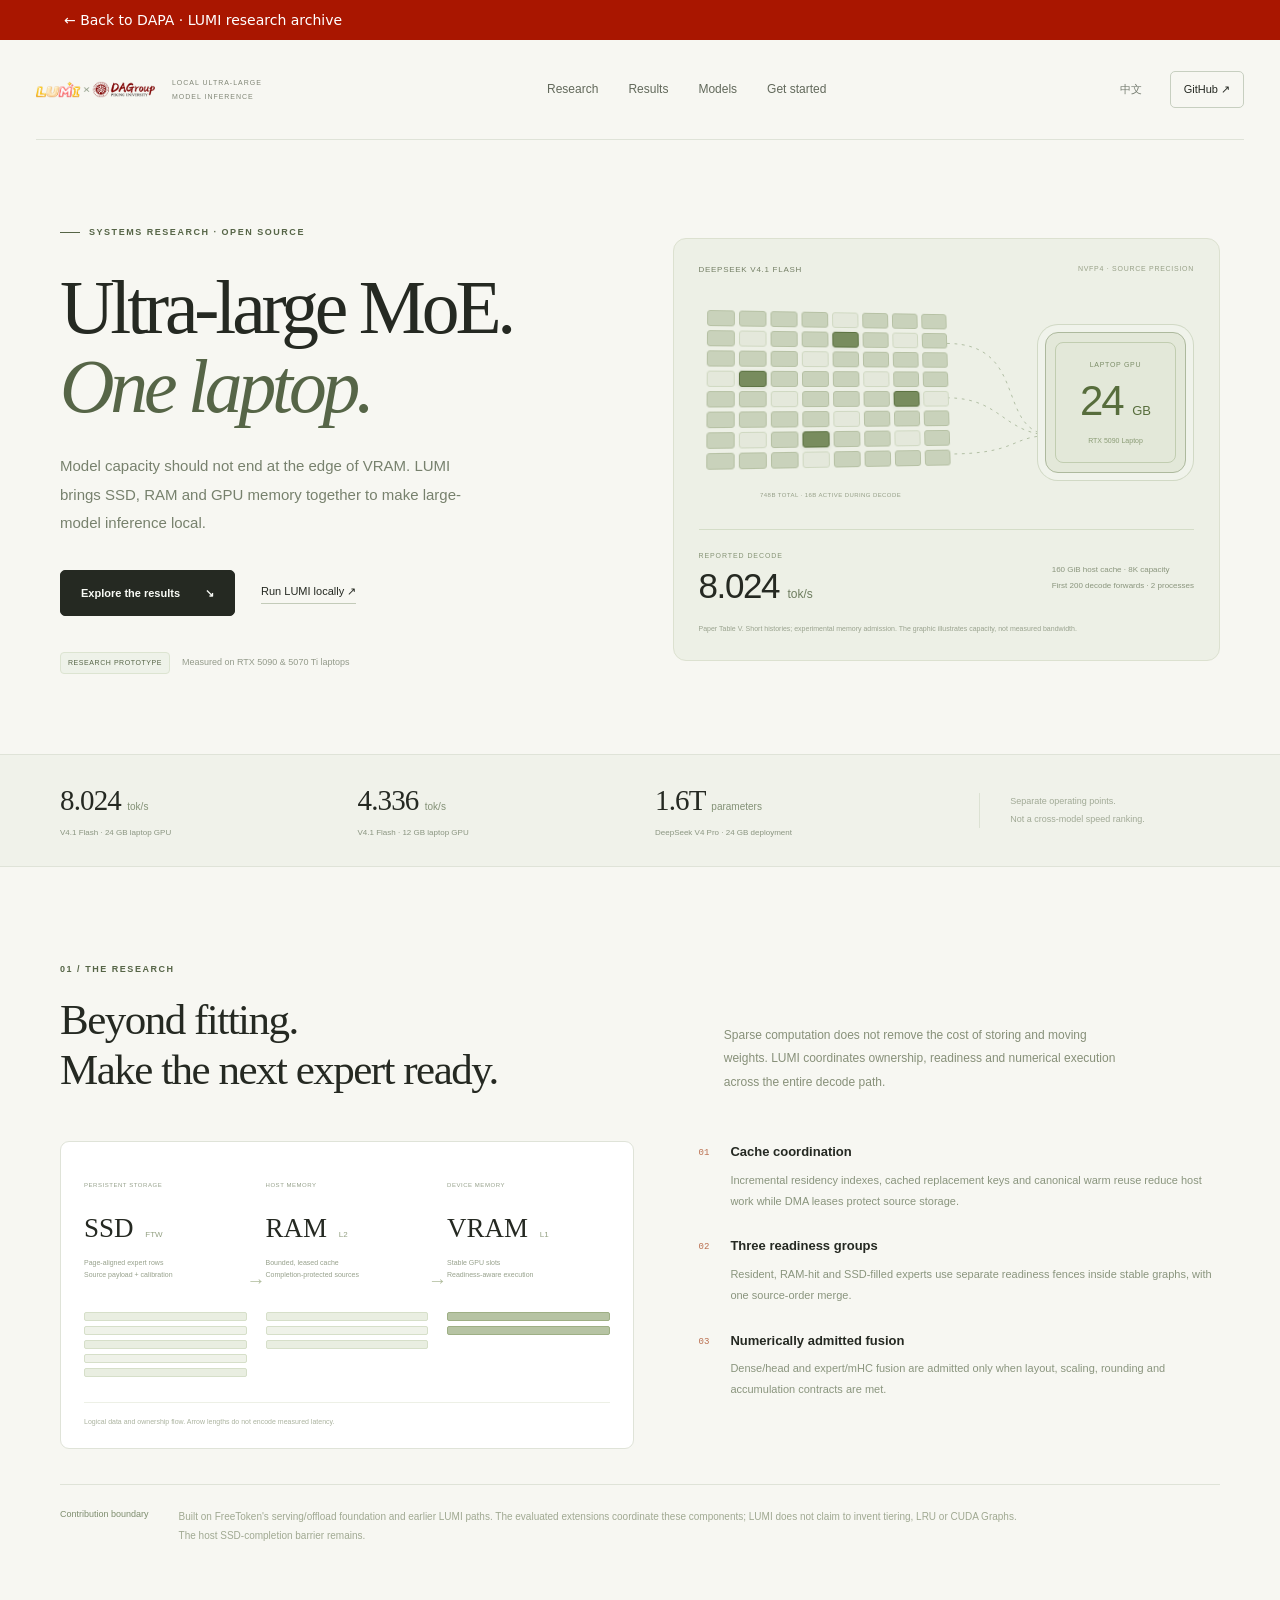
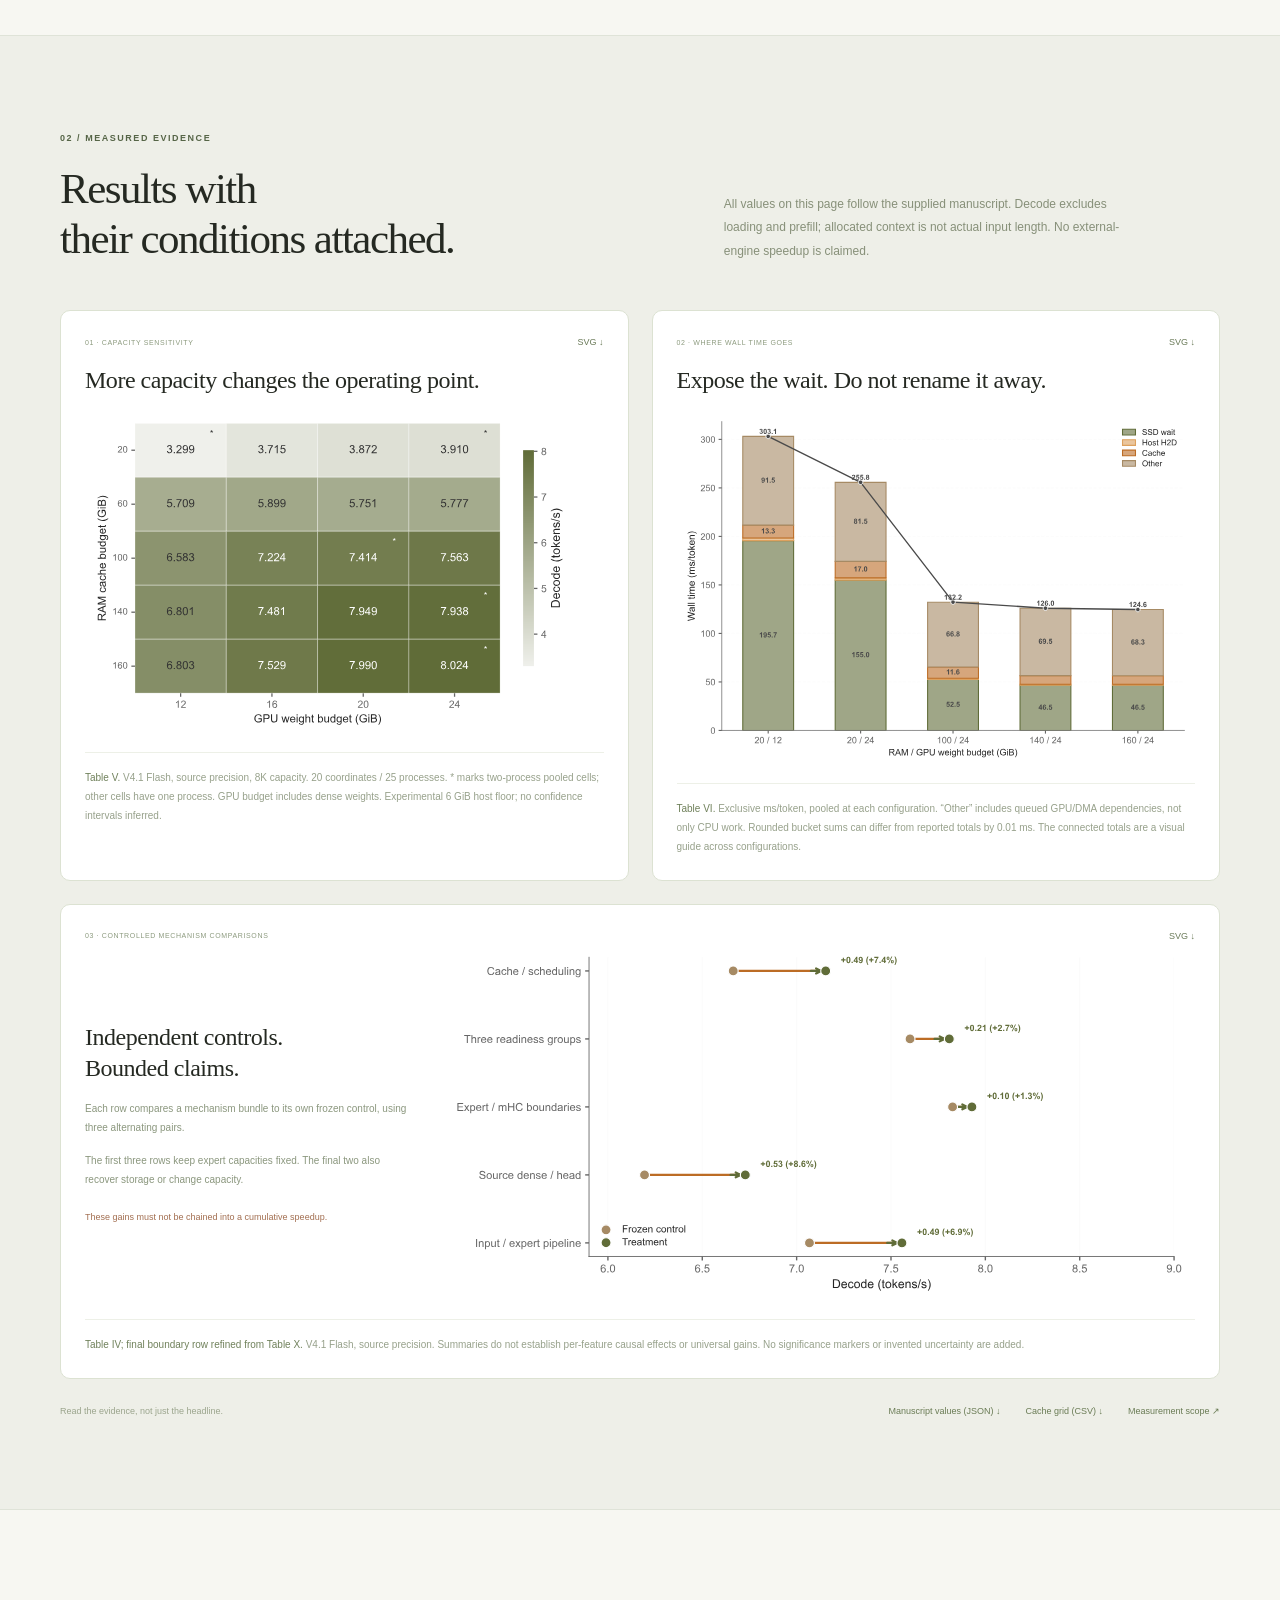
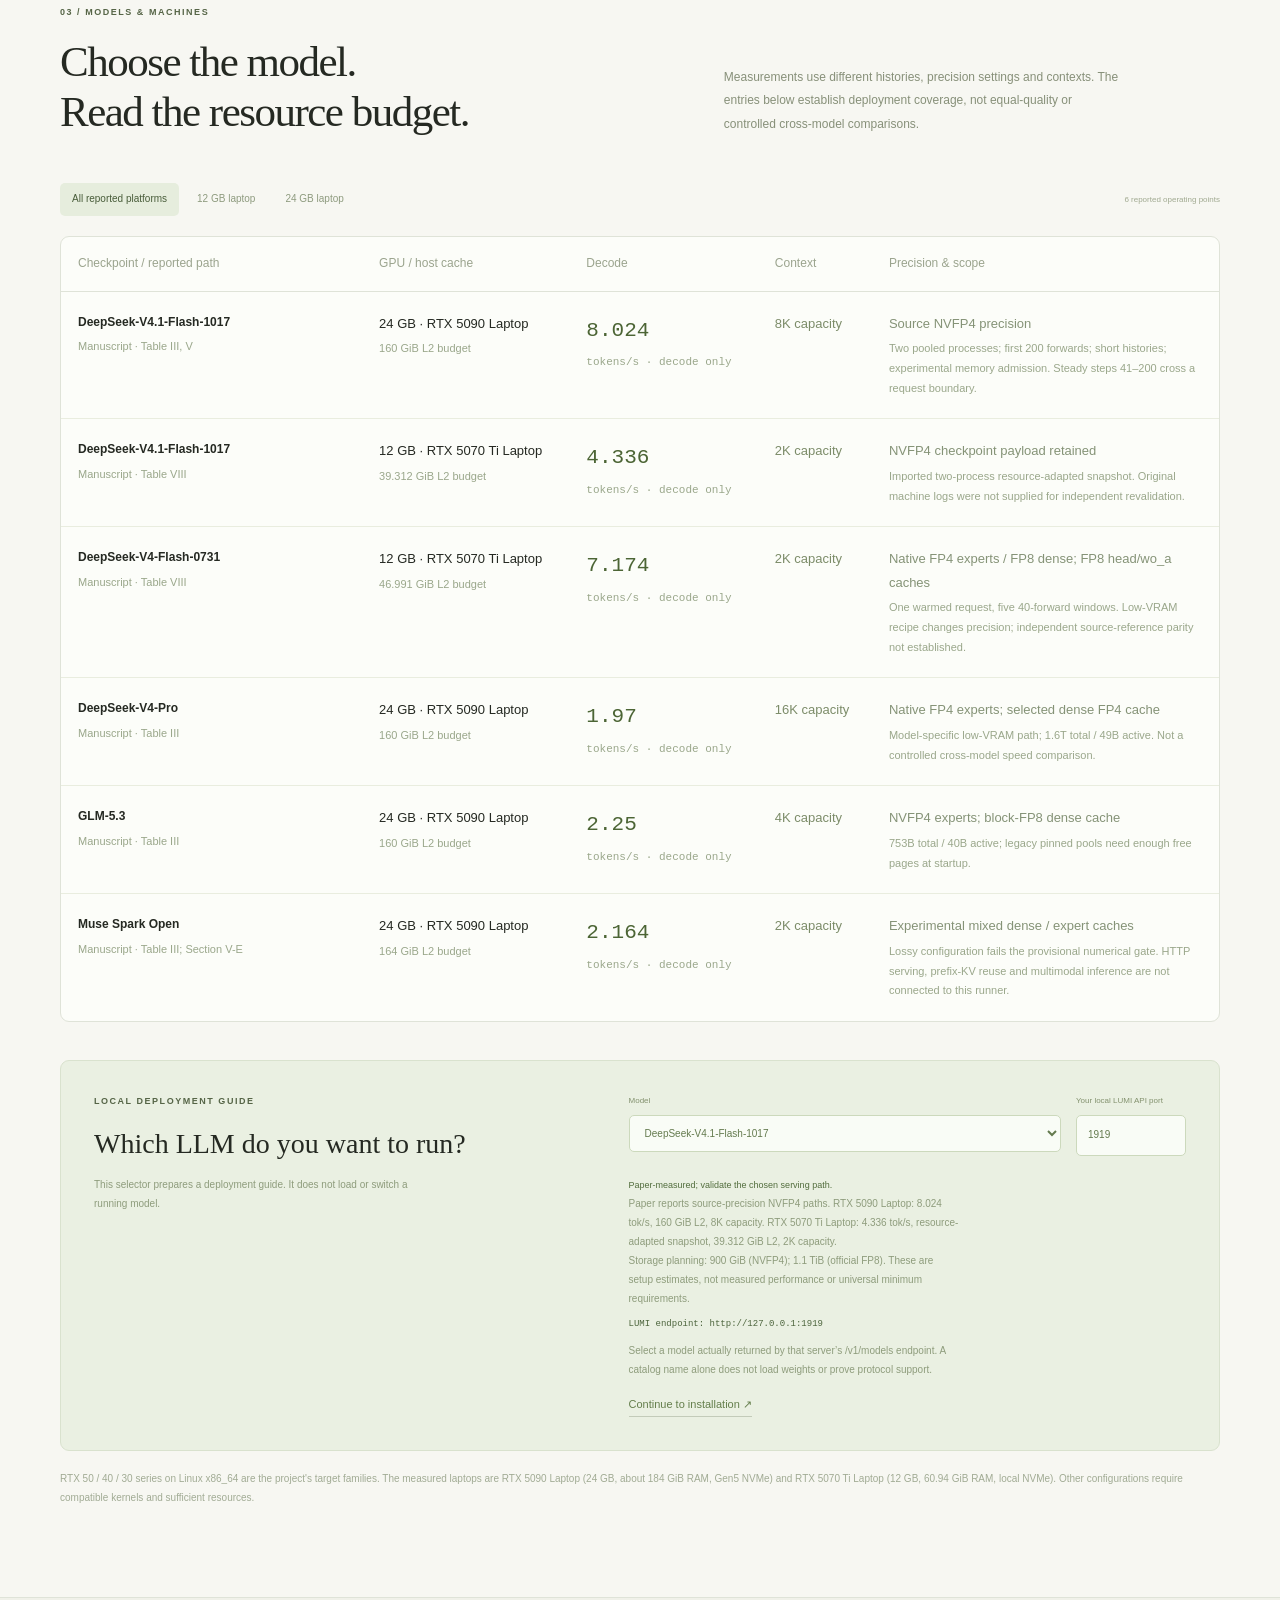
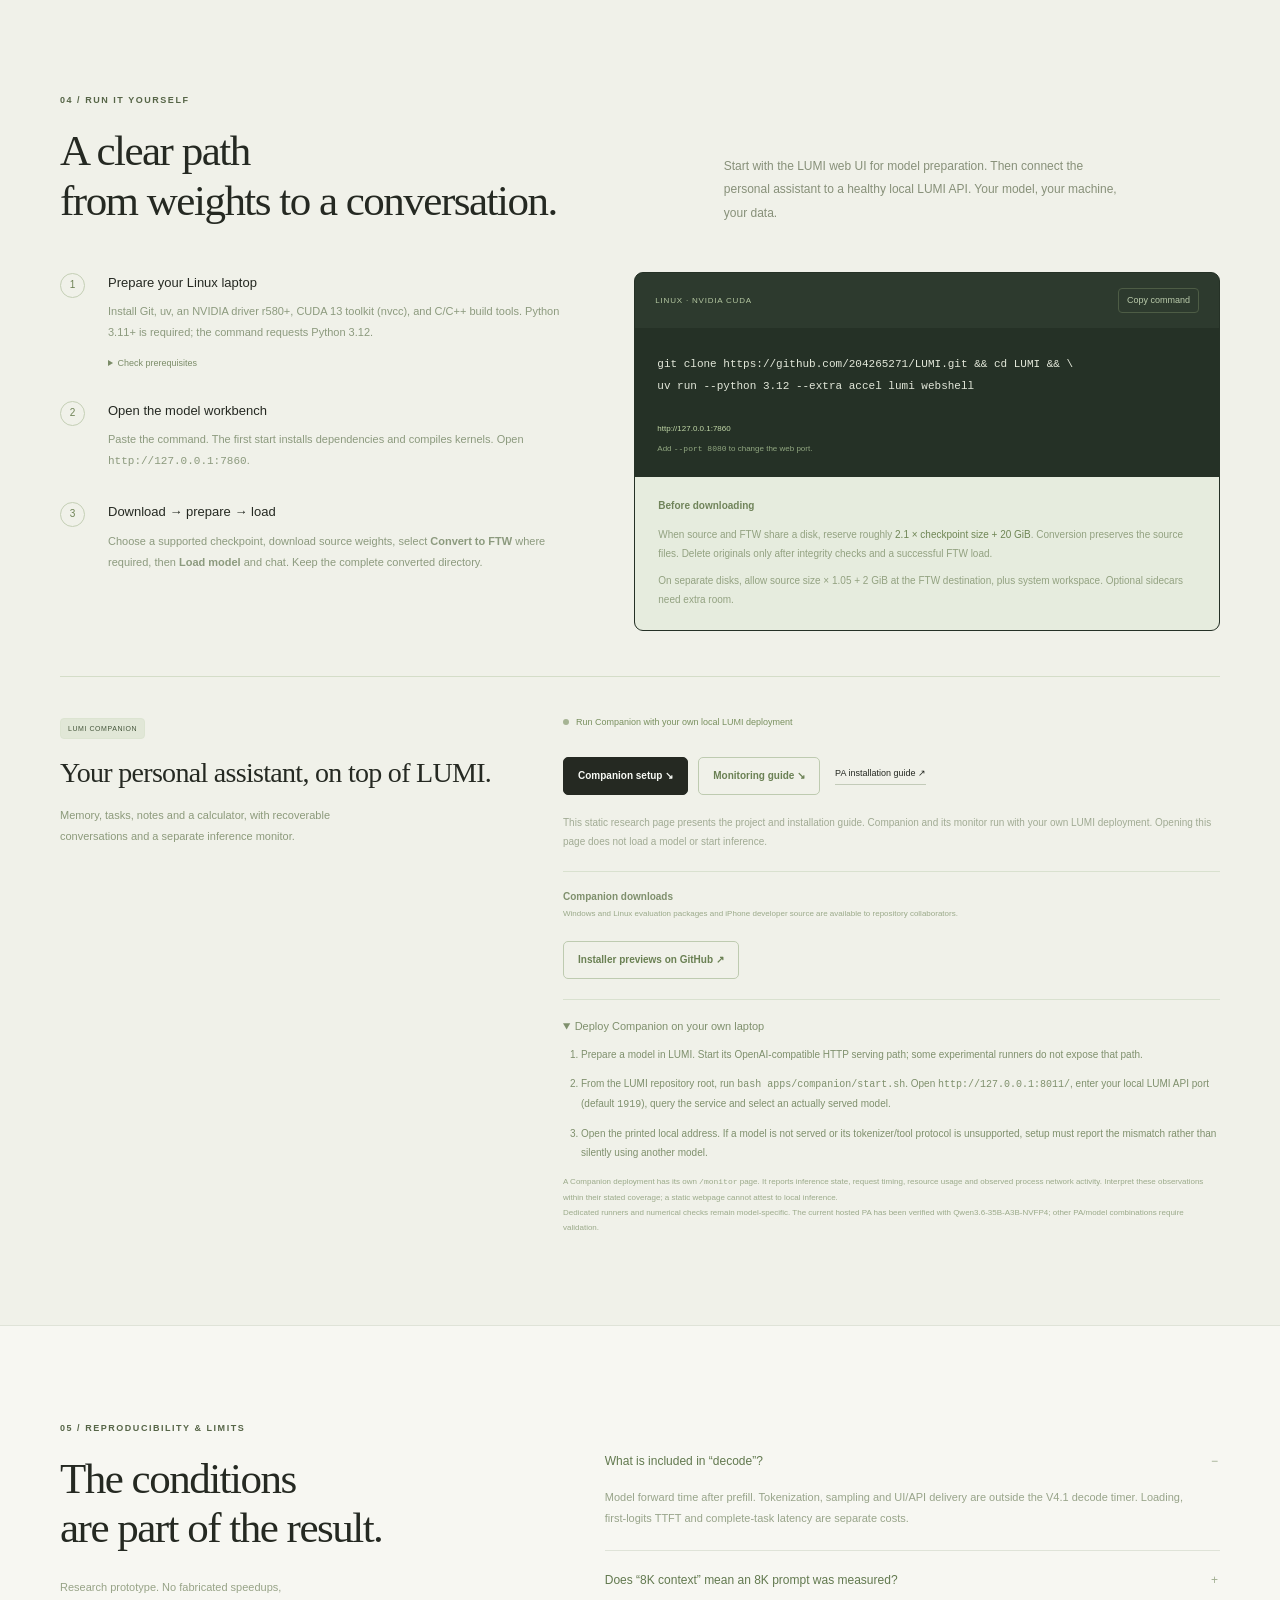
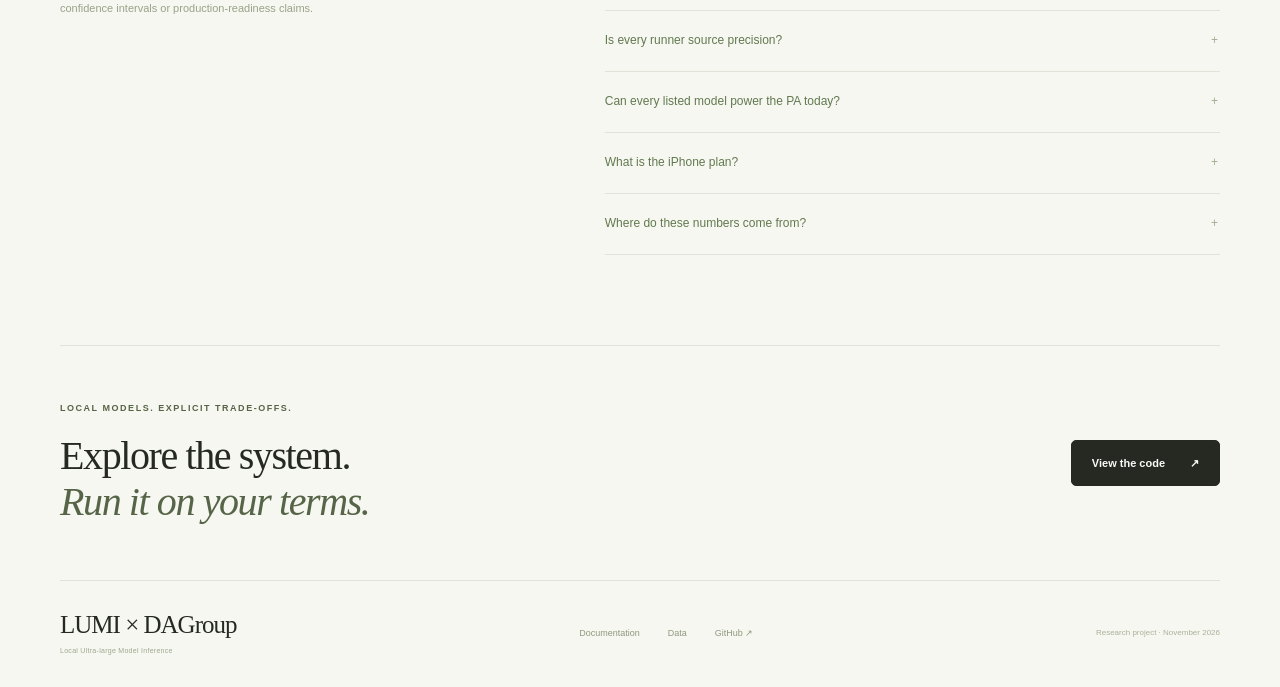
<file: research.html>
<!doctype html>
<html lang="en"><head><meta charset="utf-8"><meta name="viewport" content="width=device-width,initial-scale=1"><meta name="description" content="LUMI coordinates SSD, RAM and VRAM to run ultra-large MoE models on a single laptop GPU. Research, measured results and local deployment guides."><meta name="theme-color" content="#f7f7f2"><title>LUMI × DAGroup · Local Ultra-large Model Inference</title><link rel="icon" type="image/png" href="./assets/lumi-dagroup-icon.png"><link rel="stylesheet" href="./research.css"><link rel="alternate" hreflang="zh-CN" href="./research-zh.html"></head>
<body><a href="./index.html" style="display:block;padding:12px 5%;background:#a91600;color:white;font:14px system-ui;text-decoration:none">← Back to DAPA · LUMI research archive</a><a class="skip" href="#main">Skip to content</a>
<header class="site-header"><a class="logo" href="#"><img src="./assets/lumi-dagroup.png" alt="LUMI × DAGroup"><span>LOCAL ULTRA-LARGE<br>MODEL INFERENCE</span></a><nav aria-label="Main navigation"><a href="#research" data-i18n="navResearch">Research</a><a href="#results" data-i18n="navResults">Results</a><a href="#models" data-i18n="navModels">Models</a><a href="#start" data-i18n="navStart">Get started</a></nav><div class="header-actions"><a id="language" class="language-link" href="./research-zh.html" lang="zh-CN" hreflang="zh-CN" aria-label="View in Chinese">中文</a><a class="code-link" href="https://github.com/204265271/LUMI" target="_blank" rel="noopener">GitHub ↗</a></div></header>
<main id="main"><section class="hero wrap"><div class="hero-copy"><div class="eyebrow"><span class="tiny-line"></span> SYSTEMS RESEARCH · OPEN SOURCE</div><h1 data-i18n="heroTitle">Ultra-large MoE.<br><em>One laptop.</em></h1><p class="hero-summary" data-i18n="heroSummary">Model capacity should not end at the edge of VRAM. LUMI brings SSD, RAM and GPU memory together to make large-model inference local.</p><div class="hero-actions"><a class="button primary" href="#results" data-i18n="exploreResults">Explore the results <span>↘</span></a><a class="text-button" href="#start" data-i18n="runLocally">Run LUMI locally ↗</a></div><div class="hero-foot"><span class="pill">RESEARCH PROTOTYPE</span><span data-i18n="heroFoot">Measured on RTX 5090 &amp; 5070 Ti laptops</span></div></div>
<div class="hero-visual"><div class="visual-heading"><span>DEEPSEEK V4.1 FLASH</span><span>NVFP4 · SOURCE PRECISION</span></div><div class="capacity-visual"><div class="weight-field" aria-hidden="true"><div class="weight-grid" id="weightGrid"></div><span class="field-caption">748B TOTAL · 16B ACTIVE DURING DECODE</span></div><div class="gpu-block"><div class="chip-line"></div><span>LAPTOP GPU</span><b>24 <small>GB</small></b><span class="gpu-caption">RTX 5090 Laptop</span></div><svg class="hero-connection" viewBox="0 0 460 270" aria-hidden="true"><path d="M230 72 C320 72 280 170 345 170"/><path d="M230 130 C290 130 290 170 345 170"/><path d="M230 190 C310 190 295 170 345 170"/></svg></div><div class="hero-result"><div><small>REPORTED DECODE</small><b>8.024 <span>tok/s</span></b></div><p>160 GiB host cache · 8K capacity<br>First 200 decode forwards · 2 processes</p></div><div class="visual-note" data-i18n="heroNote">Paper Table V. Short histories; experimental memory admission. The graphic illustrates capacity, not measured bandwidth.</div></div></section>
<section class="result-strip"><div class="wrap strip-inner"><div><b>8.024 <small>tok/s</small></b><span>V4.1 Flash · 24 GB laptop GPU</span></div><div><b>4.336 <small>tok/s</small></b><span>V4.1 Flash · 12 GB laptop GPU</span></div><div><b>1.6T <small>parameters</small></b><span>DeepSeek V4 Pro · 24 GB deployment</span></div><p data-i18n="stripNote">Separate operating points.<br>Not a cross-model speed ranking.</p></div></section>

<section id="research" class="wrap section research"><div class="section-top"><div><div class="eyebrow">01 / THE RESEARCH</div><h2 data-i18n="researchTitle">Beyond fitting.<br>Make the next expert ready.</h2></div><p class="section-lead" data-i18n="researchLead">Sparse computation does not remove the cost of storing and moving weights. LUMI coordinates ownership, readiness and numerical execution across the entire decode path.</p></div><div class="research-layout"><div class="storage-flow" aria-label="SSD to RAM to VRAM hierarchy"><div class="tier"><small>PERSISTENT STORAGE</small><b>SSD <span>FTW</span></b><p>Page-aligned expert rows<br>Source payload + calibration</p><div class="tier-rows"><i></i><i></i><i></i><i></i><i></i></div></div><span class="tier-arrow">→</span><div class="tier"><small>HOST MEMORY</small><b>RAM <span>L2</span></b><p>Bounded, leased cache<br>Completion-protected sources</p><div class="tier-rows"><i></i><i></i><i></i></div></div><span class="tier-arrow">→</span><div class="tier gpu-tier"><small>DEVICE MEMORY</small><b>VRAM <span>L1</span></b><p>Stable GPU slots<br>Readiness-aware execution</p><div class="tier-rows"><i></i><i></i></div></div><p class="flow-caption">Logical data and ownership flow. Arrow lengths do not encode measured latency.</p></div><div class="contributions"><article><span>01</span><div><h3>Cache coordination</h3><p>Incremental residency indexes, cached replacement keys and canonical warm reuse reduce host work while DMA leases protect source storage.</p></div></article><article><span>02</span><div><h3>Three readiness groups</h3><p>Resident, RAM-hit and SSD-filled experts use separate readiness fences inside stable graphs, with one source-order merge.</p></div></article><article><span>03</span><div><h3>Numerically admitted fusion</h3><p>Dense/head and expert/mHC fusion are admitted only when layout, scaling, rounding and accumulation contracts are met.</p></div></article></div></div><div class="research-boundary"><strong>Contribution boundary</strong><p>Built on FreeToken's serving/offload foundation and earlier LUMI paths. The evaluated extensions coordinate these components; LUMI does not claim to invent tiering, LRU or CUDA Graphs. The host SSD-completion barrier remains.</p></div></section>

<section id="results" class="results-section"><div class="wrap section"><div class="section-top"><div><div class="eyebrow">02 / MEASURED EVIDENCE</div><h2 data-i18n="resultsTitle">Results with<br>their conditions attached.</h2></div><p class="section-lead" data-i18n="resultsLead">All values on this page follow the supplied manuscript. Decode excludes loading and prefill; allocated context is not actual input length. No external-engine speedup is claimed.</p></div>
<div class="evidence-grid"><article class="figure-card"><div class="figure-heading"><span>01 · CAPACITY SENSITIVITY</span><a href="./assets/cache-grid.svg" download>SVG ↓</a></div><h3>More capacity changes the operating point.</h3><a class="figure-image" href="./assets/cache-grid.png" target="_blank" rel="noopener"><img src="./assets/cache-grid.svg" alt="Decode throughput over five RAM cache budgets and four GPU weight budgets. Values range from 3.299 to 8.024 tokens per second." loading="lazy"></a><p class="figure-caption"><b>Table V.</b> V4.1 Flash, source precision, 8K capacity. 20 coordinates / 25 processes. * marks two-process pooled cells; other cells have one process. GPU budget includes dense weights. Experimental 6 GiB host floor; no confidence intervals inferred.</p></article><article class="figure-card"><div class="figure-heading"><span>02 · WHERE WALL TIME GOES</span><a href="./assets/wall-partition.svg" download>SVG ↓</a></div><h3>Expose the wait. Do not rename it away.</h3><a class="figure-image" href="./assets/wall-partition.png" target="_blank" rel="noopener"><img src="./assets/wall-partition.svg" alt="Wall time partition for selected cache configurations. Other includes queued GPU and DMA dependencies." loading="lazy"></a><p class="figure-caption"><b>Table VI.</b> Exclusive ms/token, pooled at each configuration. “Other” includes queued GPU/DMA dependencies, not only CPU work. Rounded bucket sums can differ from reported totals by 0.01 ms. The connected totals are a visual guide across configurations.</p></article></div>
<article class="figure-card wide-figure"><div class="figure-heading"><span>03 · CONTROLLED MECHANISM COMPARISONS</span><a href="./assets/mechanisms.svg" download>SVG ↓</a></div><div class="mechanism-layout"><div><h3>Independent controls.<br>Bounded claims.</h3><p>Each row compares a mechanism bundle to its own frozen control, using three alternating pairs.</p><p>The first three rows keep expert capacities fixed. The final two also recover storage or change capacity.</p><p class="accent-note">These gains must not be chained into a cumulative speedup.</p></div><a class="figure-image" href="./assets/mechanisms.png" target="_blank" rel="noopener"><img src="./assets/mechanisms.svg" alt="Independent control versus treatment decode rates for five mechanism bundles. Controls differ across rows." loading="lazy"></a></div><p class="figure-caption"><b>Table IV; final boundary row refined from Table X.</b> V4.1 Flash, source precision. Summaries do not establish per-feature causal effects or universal gains. No significance markers or invented uncertainty are added.</p></article>
<div class="data-access"><span>Read the evidence, not just the headline.</span><div><a href="./data/results.json" download>Manuscript values (JSON) ↓</a><a href="./data/cache-grid.csv" download>Cache grid (CSV) ↓</a><a href="#scope">Measurement scope ↗</a></div></div></div></section>

<section id="models" class="wrap section"><div class="section-top"><div><div class="eyebrow">03 / MODELS &amp; MACHINES</div><h2 data-i18n="modelsTitle">Choose the model.<br>Read the resource budget.</h2></div><p class="section-lead">Measurements use different histories, precision settings and contexts. The entries below establish deployment coverage, not equal-quality or controlled cross-model comparisons.</p></div><div class="model-toolbar"><div class="filters" role="group" aria-label="Filter measured laptop platforms"><button class="selected" data-filter="all">All reported platforms</button><button data-filter="12">12 GB laptop</button><button data-filter="24">24 GB laptop</button></div><span id="modelCount"></span></div><div class="table-frame"><table class="model-table"><thead><tr><th>Checkpoint / reported path</th><th>GPU / host cache</th><th>Decode</th><th>Context</th><th>Precision &amp; scope</th></tr></thead><tbody id="deploymentRows"></tbody></table></div>
<div class="model-planner"><div><div class="eyebrow">LOCAL DEPLOYMENT GUIDE</div><h3>Which LLM do you want to run?</h3><p>This selector prepares a deployment guide. It does not load or switch a running model.</p></div><div class="planner-form"><label for="modelSelect">Model</label><select id="modelSelect"></select><label for="apiPort">Your local LUMI API port</label><input id="apiPort" type="number" min="1024" max="65535" value="1919"><div id="modelPlan" class="model-plan" aria-live="polite"></div><a href="#start" class="text-button">Continue to installation ↗</a></div></div><p class="small-note">RTX 50 / 40 / 30 series on Linux x86_64 are the project's target families. The measured laptops are RTX 5090 Laptop (24 GB, about 184 GiB RAM, Gen5 NVMe) and RTX 5070 Ti Laptop (12 GB, 60.94 GiB RAM, local NVMe). Other configurations require compatible kernels and sufficient resources.</p></section>

<section id="start" class="start-section"><div class="wrap section"><div class="section-top"><div><div class="eyebrow">04 / RUN IT YOURSELF</div><h2 data-i18n="startTitle">A clear path<br>from weights to a conversation.</h2></div><p class="section-lead">Start with the LUMI web UI for model preparation. Then connect the personal assistant to a healthy local LUMI API. Your model, your machine, your data.</p></div><div class="install-layout"><div class="install-steps"><article><span>1</span><div><h3>Prepare your Linux laptop</h3><p>Install Git, uv, an NVIDIA driver r580+, CUDA 13 toolkit (nvcc), and C/C++ build tools. Python 3.11+ is required; the command requests Python 3.12.</p><details><summary>Check prerequisites</summary><pre>nvidia-smi
nvcc --version
git --version
uv --version
g++ --version</pre></details></div></article><article><span>2</span><div><h3>Open the model workbench</h3><p>Paste the command. The first start installs dependencies and compiles kernels. Open <code>http://127.0.0.1:7860</code>.</p></div></article><article><span>3</span><div><h3>Download → prepare → load</h3><p>Choose a supported checkpoint, download source weights, select <b>Convert to FTW</b> where required, then <b>Load model</b> and chat. Keep the complete converted directory.</p></div></article></div><div class="command-panel"><div class="command-title"><span>LINUX · NVIDIA CUDA</span><button data-copy="installCommand">Copy command</button></div><pre id="installCommand">git clone https://github.com/204265271/LUMI.git &amp;&amp; cd LUMI &amp;&amp; \
uv run --python 3.12 --extra accel lumi webshell</pre><div class="command-bottom"><span>http://127.0.0.1:7860</span><span>Add <code>--port 8080</code> to change the web port.</span></div><div class="disk-note"><h4>Before downloading</h4><p>When source and FTW share a disk, reserve roughly <b>2.1 × checkpoint size + 20 GiB</b>. Conversion preserves the source files. Delete originals only after integrity checks and a successful FTW load.</p><p>On separate disks, allow source size × 1.05 + 2 GiB at the FTW destination, plus system workspace. Optional sidecars need extra room.</p></div></div></div>
<div class="pa-guide"><div class="pa-guide-heading"><span class="pill dark">LUMI COMPANION</span><h3>Your personal assistant, on top of LUMI.</h3><p>Memory, tasks, notes and a calculator, with recoverable conversations and a separate inference monitor.</p></div><div class="pa-guide-content"><div class="live-status"><i id="statusDot"></i><span id="liveStatus">Run Companion on your own device</span><small id="liveModel"></small></div><div class="pa-actions"><a class="button primary" id="companionLink" href="#pa-setup">Companion setup ↘</a><a class="button outline" id="monitorLink" href="#pa-monitoring">Monitoring guide ↘</a><a class="text-button" href="https://github.com/204265271/LUMI/blob/main/apps/companion/README.md" target="_blank" rel="noopener">PA installation guide ↗</a></div><p class="small-note">This static research page presents the project and installation guide. Companion and its monitor run with your own LUMI deployment. Opening this page does not load a model or start inference.</p><section id="pa-downloads" class="pa-instructions"><h4>Companion downloads</h4><p>Windows and Linux evaluation packages and iPhone developer source are available to repository collaborators.</p><div class="pa-actions"><a class="button outline" href="https://github.com/204265271/LUMI/releases/tag/pa-preview-setup2">Installer previews on GitHub ↗</a></div></section><details id="pa-setup" class="pa-instructions" open><summary>Deploy Companion on your own laptop</summary><ol><li>Prepare a model in LUMI. Start its OpenAI-compatible HTTP serving path; some experimental runners do not expose that path.</li><li>From the LUMI repository root, run <code>bash apps/companion/start.sh</code>. Open <code>http://127.0.0.1:8011/</code>, enter your local LUMI API port (default <code>1919</code>), query the service and select an actually served model.</li><li>Open the printed local address. If a model is not served or its tokenizer/tool protocol is unsupported, setup must report the mismatch rather than silently using another model.</li></ol><p id="pa-monitoring">A Companion deployment has its own <code>/monitor</code> page. It reports inference state, request timing, resource usage and observed process network activity. Interpret these observations within their stated coverage; a static webpage cannot attest to local inference.</p><p>Dedicated runners and numerical checks remain model-specific. The current hosted PA has been verified with Qwen3.6-35B-A3B-NVFP4; other PA/model combinations require validation.</p></details></div></div></div></section>

<section id="scope" class="wrap section scope-section"><div class="eyebrow">05 / REPRODUCIBILITY &amp; LIMITS</div><div class="scope-layout"><div><h2 data-i18n="scopeTitle">The conditions<br>are part of the result.</h2><p>Research prototype. No fabricated speedups, confidence intervals or production-readiness claims.</p></div><div class="faq"><details open><summary>What is included in “decode”?</summary><p>Model forward time after prefill. Tokenization, sampling and UI/API delivery are outside the V4.1 decode timer. Loading, first-logits TTFT and complete-task latency are separate costs.</p></details><details><summary>Does “8K context” mean an 8K prompt was measured?</summary><p>No. It denotes allocated capacity unless an actual input length is explicitly reported. The main decode measurements use short histories. Populated-state parity checks do not establish full-length prefill performance or long-document accuracy.</p></details><details><summary>Is every runner source precision?</summary><p>No. V4.1 source-precision results are distinct from low-VRAM dense caches and Muse's lossy experiment. Muse's optional mixed cache fails the provisional numerical gate. Precision choices are attached to each operating point.</p></details><details><summary>Can every listed model power the PA today?</summary><p>No. A deployed LUMI HTTP endpoint and compatible tokenization/tool protocol are required. Muse's reported experimental runner has no connected HTTP serving. Qwen3.8-Flash-Next is a requested integration, not a measured result in the manuscript.</p></details><details><summary>What is the iPhone plan?</summary><p>The iPhone app is designed for offline inference on the device. Developers can build the current source with Xcode. Signed distribution for testers is pending.</p></details><details><summary>Where do these numbers come from?</summary><p>The supplied manuscript, <i>LUMI: Efficient Large MoE Inference on a Single Laptop GPU</i>, is the authoritative source. Imported 5070 Ti results have their stated evidence limitations. Download the underlying table values above. The full draft is not redistributed by this site.</p></details></div></div></section>
<section class="closing wrap"><div><span class="eyebrow">LOCAL MODELS. EXPLICIT TRADE-OFFS.</span><h2>Explore the system.<br><em>Run it on your terms.</em></h2></div><a class="button primary" href="https://github.com/204265271/LUMI" target="_blank" rel="noopener">View the code <span>↗</span></a></section>
</main><footer class="wrap"><a class="footer-logo" href="#">LUMI × DAGroup<span>Local Ultra-large Model Inference</span></a><div><a href="#start">Documentation</a><a href="./data/results.json">Data</a><a href="https://github.com/204265271/LUMI" target="_blank" rel="noopener">GitHub ↗</a></div><small>Research project · November 2026</small></footer><div id="toast" role="status" class="toast hidden"></div><script src="./site-config.js" defer></script><script src="./research.js?v=2" defer></script></body></html>
</file>
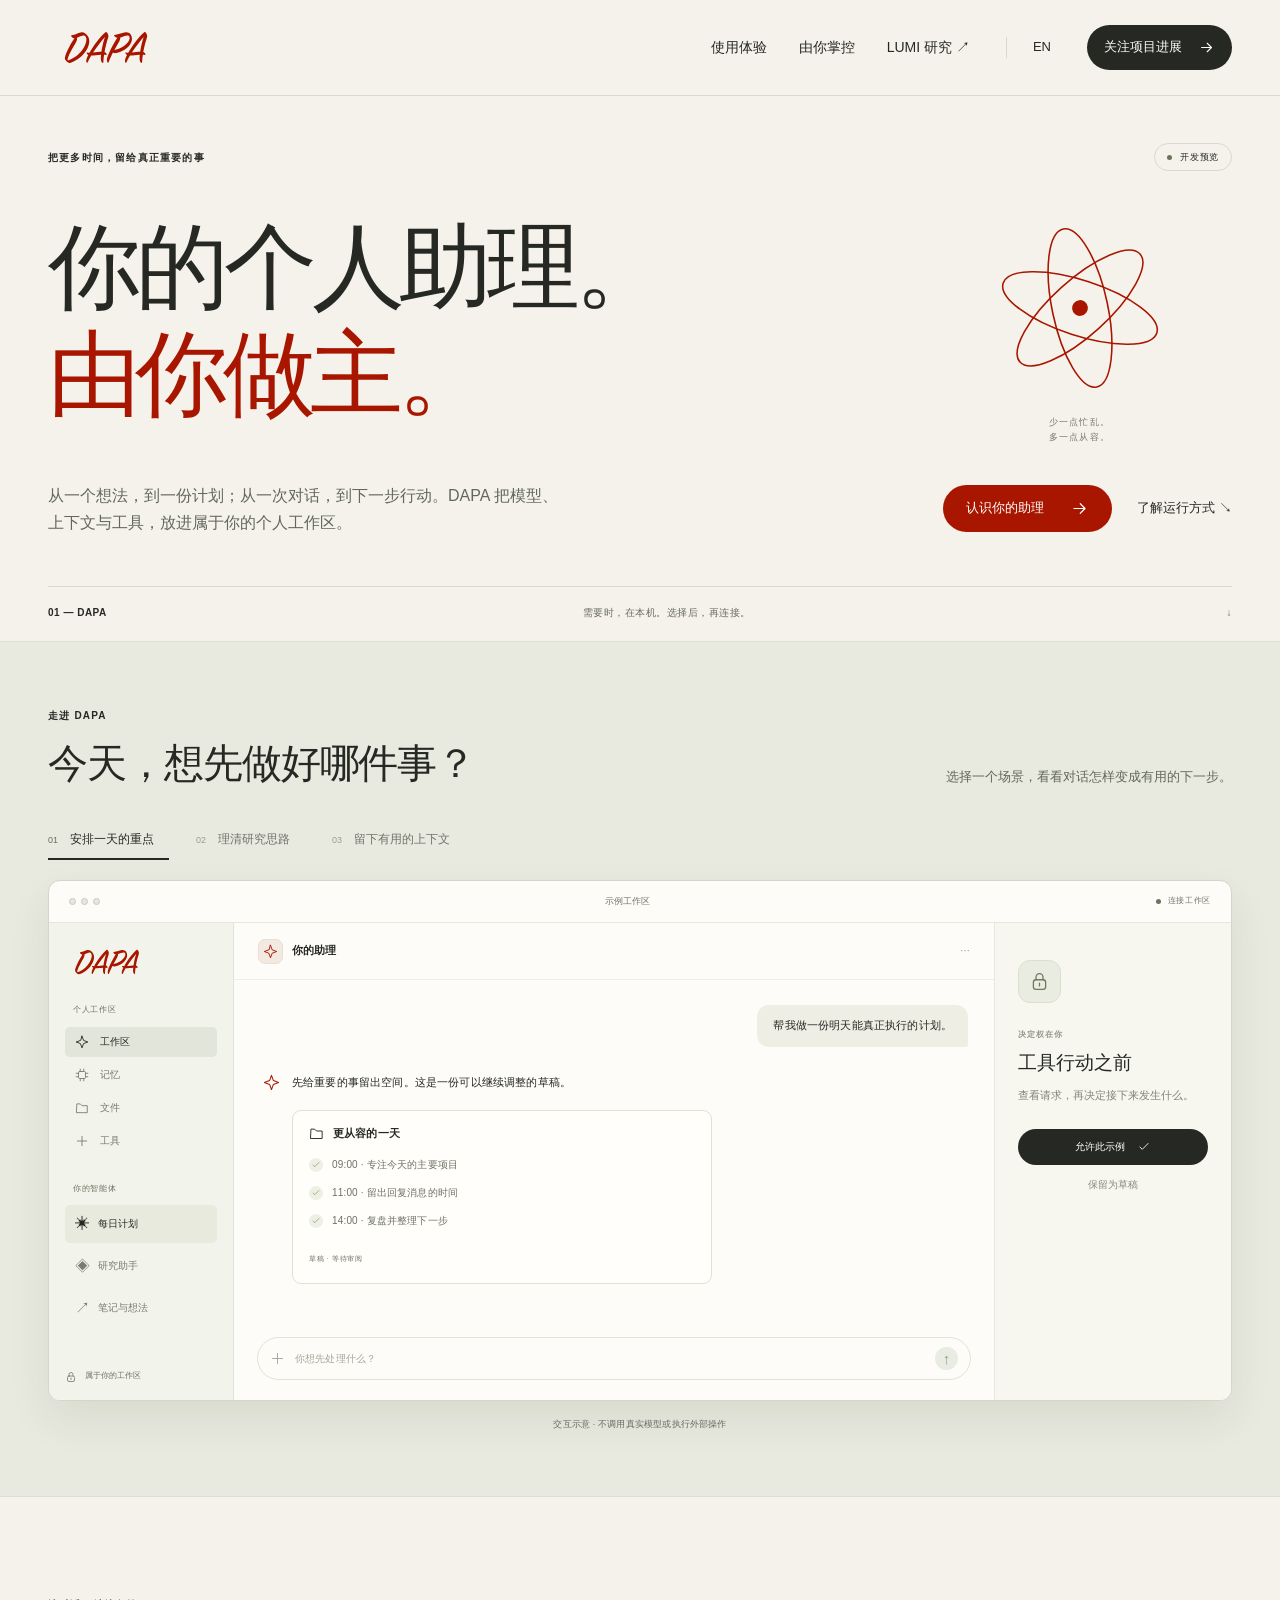
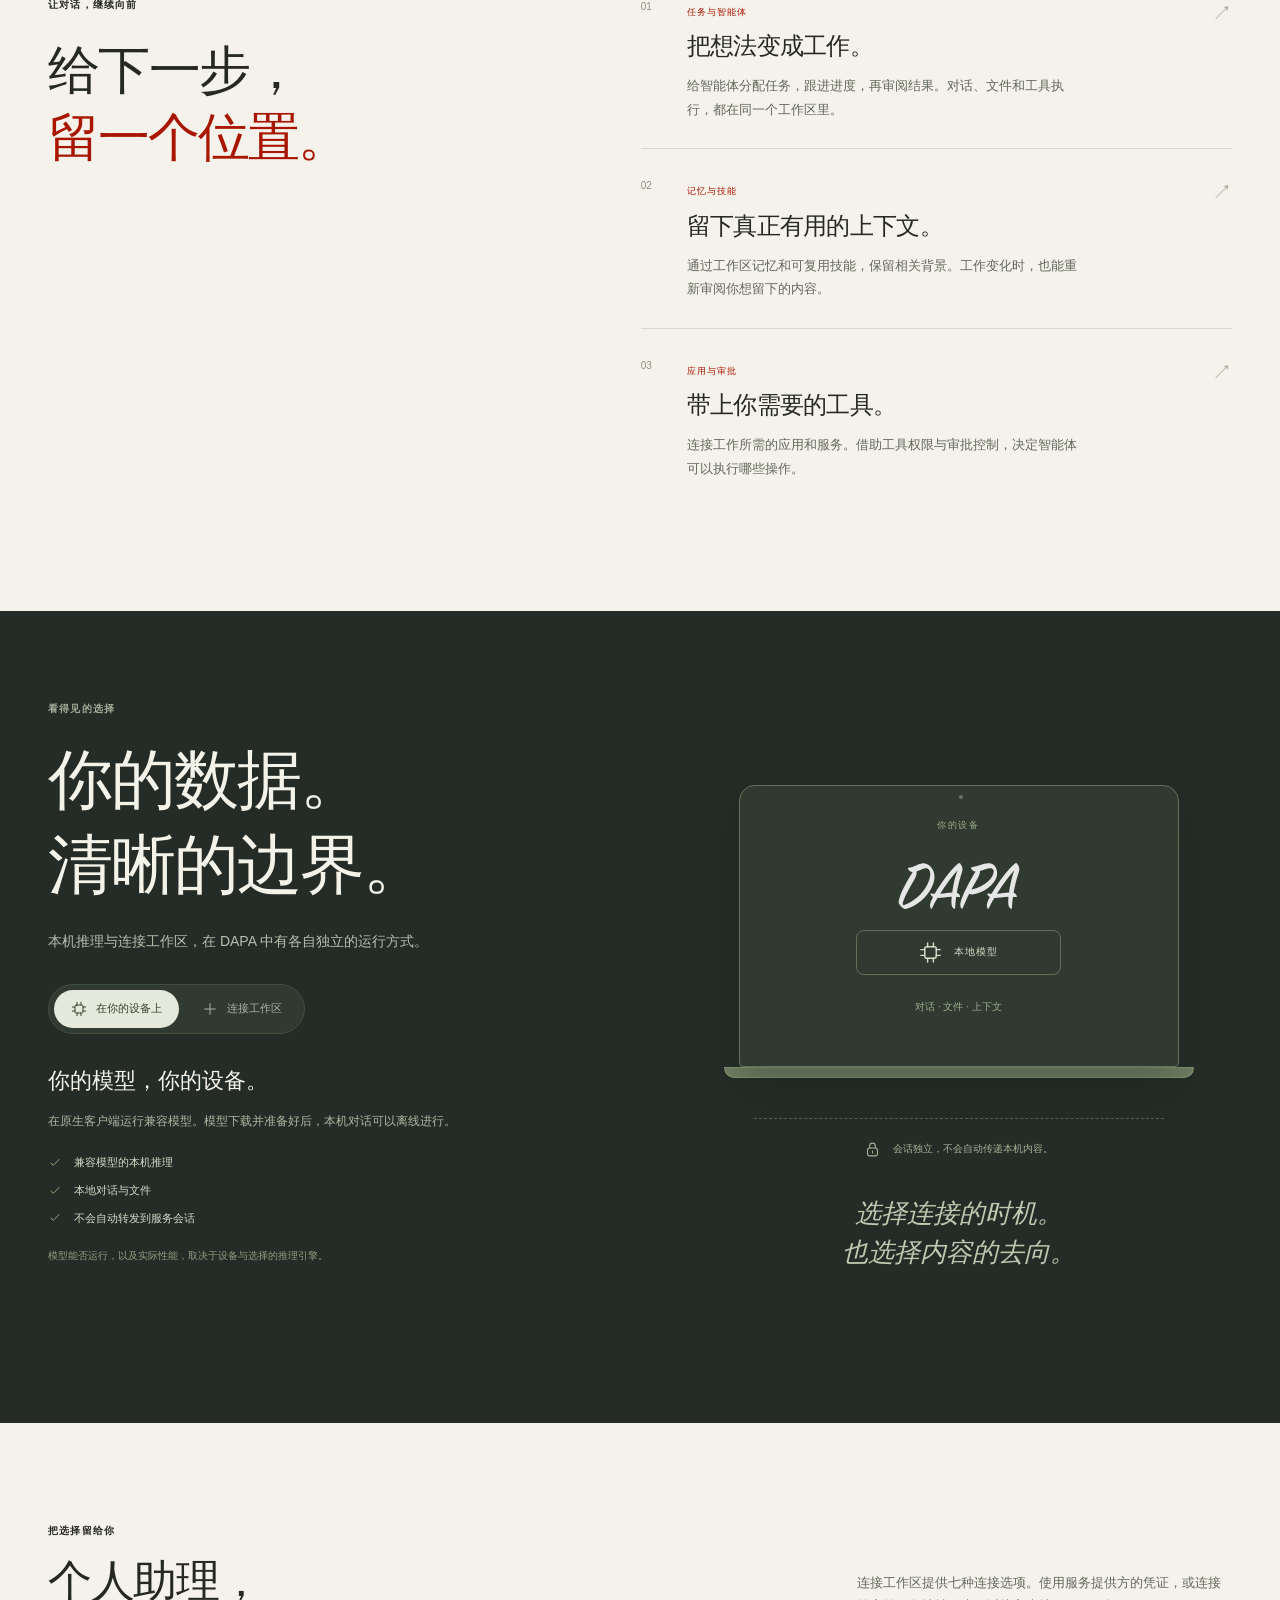
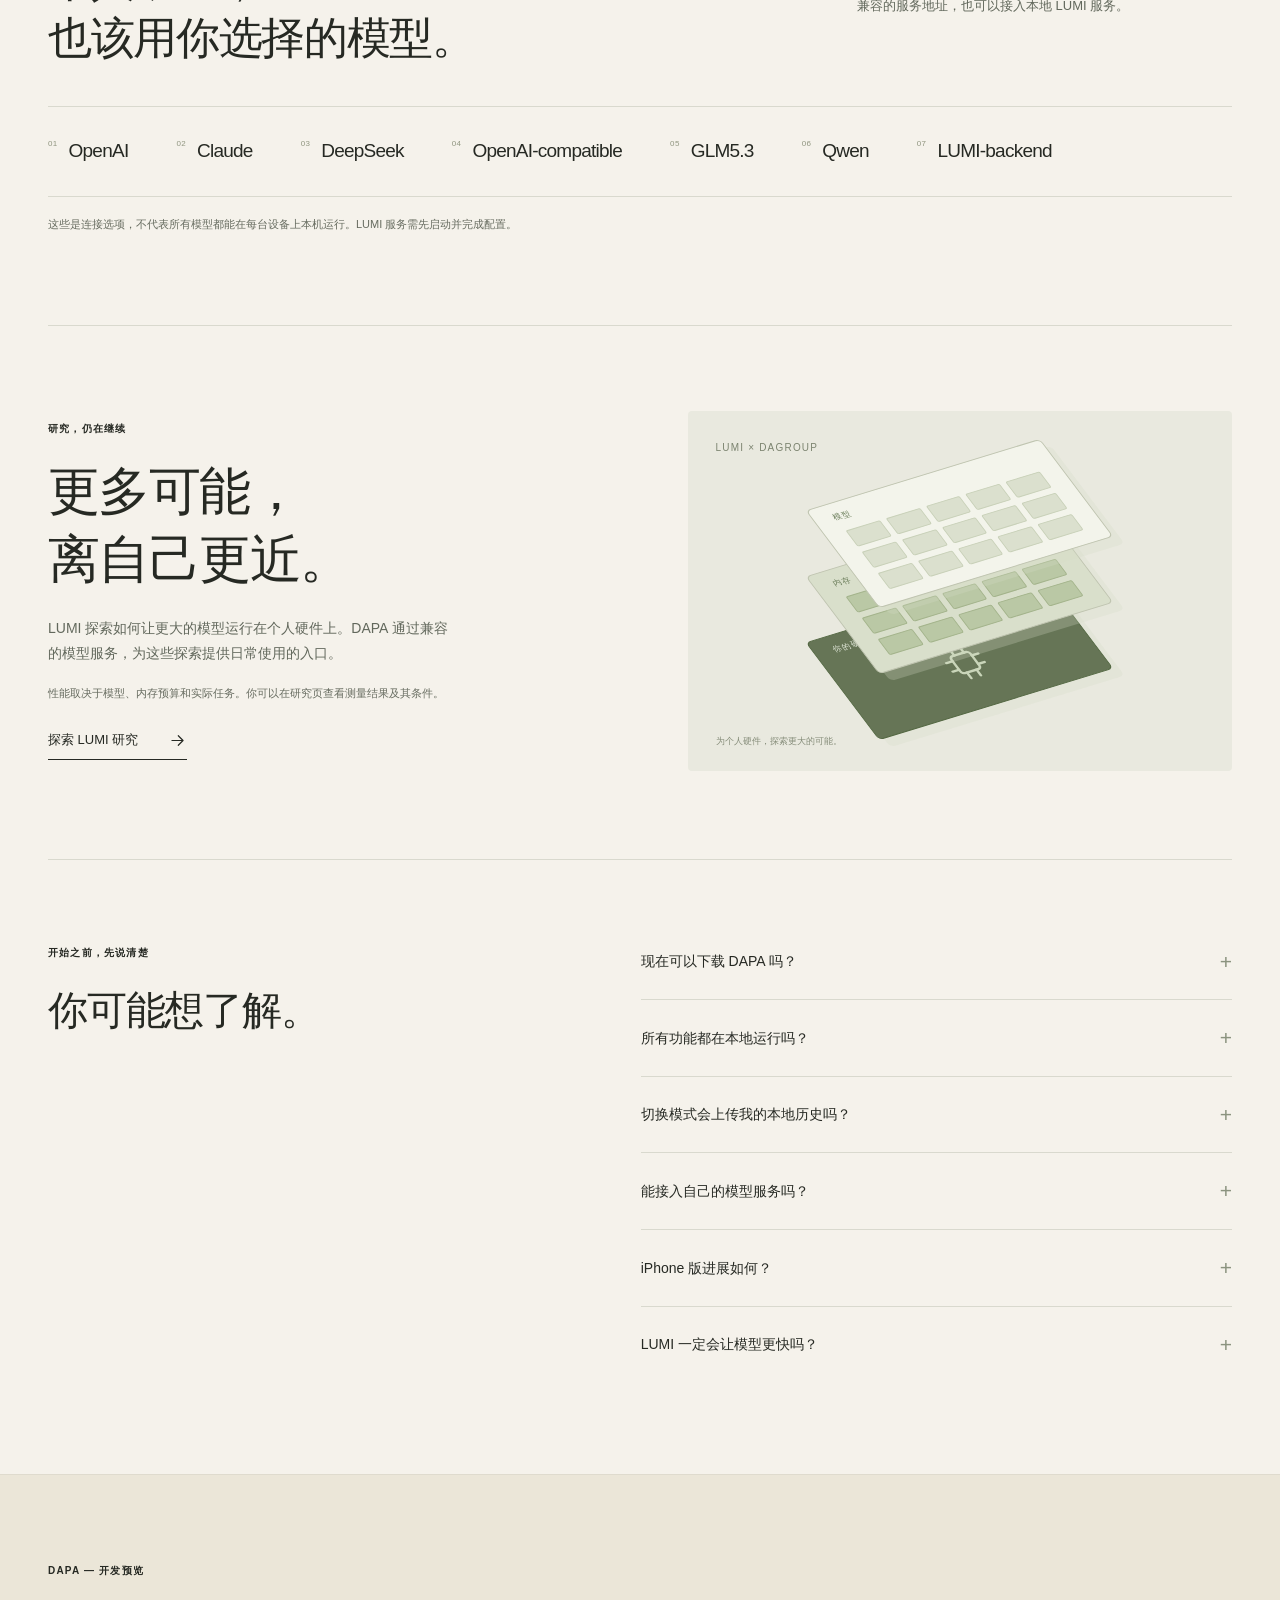
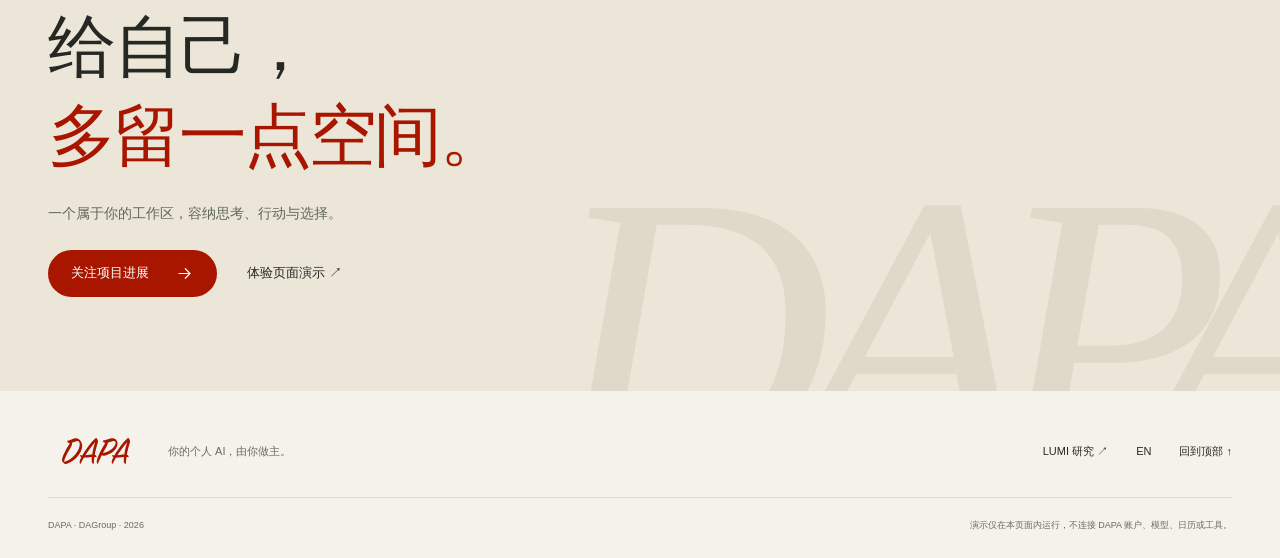
<file: zh.html>
<!doctype html>
<html lang="zh-CN"><head><meta charset="utf-8"><meta name="viewport" content="width=device-width,initial-scale=1"><meta name="description" content="用 DAPA 思考、整理并推进工作。本机推理、独立的智能体工作区、自由的模型选择，以及清晰的工具审批和数据边界。"><meta name="theme-color" content="#f5f2eb"><meta property="og:title" content="DAPA — 你的个人助理，由你做主。"><meta property="og:description" content="用 DAPA 思考、整理并推进工作。本机推理、独立的智能体工作区、自由的模型选择，以及清晰的工具审批和数据边界。"><meta property="og:type" content="website"><meta property="og:image" content="https://dalybigas.github.io/LUMI-homepage/assets/dapa-icon.png"><title>DAPA — 你的个人助理，由你做主。</title><link rel="icon" type="image/svg+xml" href="assets/dapa-icon.svg"><link rel="stylesheet" href="style.css?v=dapa-20261116"><link rel="alternate" hreflang="en" href="index.html"><link rel="alternate" hreflang="zh-CN" href="zh.html"></head>
<body><a class="skip" href="#main">跳到正文</a>
<header class="site-header"><a class="brand" href="zh.html" aria-label="DAPA"><img src="assets/dapa-wordmark.svg" width="512" height="192" alt="DAPA"></a><nav aria-label="主要导航"><a href="#experience">使用体验</a><a href="#control">由你掌控</a><a href="research-zh.html">LUMI 研究 ↗</a></nav><a class="language" href="index.html" lang="en" hreflang="en">EN</a><a class="nav-action" href="#start">关注项目进展 <svg viewBox="0 0 24 24" fill="none" stroke="currentColor" stroke-width="1.5" stroke-linecap="round" stroke-linejoin="round" aria-hidden="true"><path d="M5 12h14M13 6l6 6-6 6"/></svg></a></header>
<main id="main"><section class="hero wrap"><div class="hero-top"><span class="eyebrow">把更多时间，留给真正重要的事</span><span class="preview"><i></i>开发预览</span></div><div class="hero-title"><h1>你的个人助理。<br><em>由你做主。</em></h1><div class="hero-art" aria-hidden="true"><svg viewBox="0 0 240 240"><g fill="none" stroke="currentColor" stroke-width="2"><ellipse cx="120" cy="120" rx="102" ry="35" transform="rotate(-35 120 120)"/><ellipse cx="120" cy="120" rx="102" ry="35" transform="rotate(25 120 120)"/><ellipse cx="120" cy="120" rx="102" ry="35" transform="rotate(85 120 120)"/><circle cx="120" cy="120" r="9" fill="currentColor"/></g></svg><span>少一点忙乱。<br>多一点从容。</span></div></div><div class="hero-bottom"><p>从一个想法，到一份计划；从一次对话，到下一步行动。DAPA 把模型、上下文与工具，放进属于你的个人工作区。</p><div class="hero-actions"><a class="button red" href="#experience">认识你的助理 <svg viewBox="0 0 24 24" fill="none" stroke="currentColor" stroke-width="1.5" stroke-linecap="round" stroke-linejoin="round" aria-hidden="true"><path d="M5 12h14M13 6l6 6-6 6"/></svg></a><a class="quiet-link" href="#control">了解运行方式 ↘</a></div></div><div class="hero-caption"><span>01 — DAPA</span><span>需要时，在本机。选择后，再连接。</span><span aria-hidden="true">↓</span></div></section>

<section class="experience" id="experience"><div class="wrap"><div class="section-heading"><div><span class="eyebrow">走进 DAPA</span><h2>今天，想先做好哪件事？</h2></div><p>选择一个场景，看看对话怎样变成有用的下一步。</p></div><div class="scenario-tabs" role="tablist" aria-label="演示场景"><button role="tab" id="scenario-tab-0" aria-selected="true" aria-controls="scenario-panel" tabindex="0" data-scenario="0"><span>01</span>安排一天的重点</button><button role="tab" id="scenario-tab-1" aria-selected="false" aria-controls="scenario-panel" tabindex="-1" data-scenario="1"><span>02</span>理清研究思路</button><button role="tab" id="scenario-tab-2" aria-selected="false" aria-controls="scenario-panel" tabindex="-1" data-scenario="2"><span>03</span>留下有用的上下文</button></div>
<div class="workspace" id="scenario-panel" role="tabpanel" aria-labelledby="scenario-tab-0"><div class="workspace-bar"><div class="window-dots" aria-hidden="true"><i></i><i></i><i></i></div><span>示例工作区</span><span class="workspace-mode"><i></i>连接工作区</span></div><div class="workspace-body"><aside class="workspace-sidebar"><img src="assets/dapa-wordmark.svg" width="512" height="192" alt="DAPA"><span class="workspace-label">个人工作区</span><div class="demo-nav"><span class="selected"><svg viewBox="0 0 24 24" fill="none" stroke="currentColor" stroke-width="1.5" stroke-linecap="round" stroke-linejoin="round" aria-hidden="true"><path d="m12 2 2.7 7.3L22 12l-7.3 2.7L12 22l-2.7-7.3L2 12l7.3-2.7Z"/></svg>工作区</span><span class=""><svg viewBox="0 0 24 24" fill="none" stroke="currentColor" stroke-width="1.5" stroke-linecap="round" stroke-linejoin="round" aria-hidden="true"><rect x="6" y="6" width="12" height="12" rx="2"/><path d="M9 2v4m6-4v4M9 18v4m6-4v4M2 9h4m-4 6h4m12-6h4m-4 6h4"/></svg>记忆</span><span class=""><svg viewBox="0 0 24 24" fill="none" stroke="currentColor" stroke-width="1.5" stroke-linecap="round" stroke-linejoin="round" aria-hidden="true"><path d="M3 7V5h6l3 3h9v12H3Z"/></svg>文件</span><span class=""><svg viewBox="0 0 24 24" fill="none" stroke="currentColor" stroke-width="1.5" stroke-linecap="round" stroke-linejoin="round" aria-hidden="true"><path d="M12 4v16M4 12h16"/></svg>工具</span></div><span class="workspace-label">你的智能体</span><span class="demo-agent active" data-agent="0"><i>✳</i>每日计划</span><span class="demo-agent " data-agent="1"><i>◈</i>研究助手</span><span class="demo-agent " data-agent="2"><i>↗</i>笔记与想法</span><span class="sidebar-bottom"><svg viewBox="0 0 24 24" fill="none" stroke="currentColor" stroke-width="1.5" stroke-linecap="round" stroke-linejoin="round" aria-hidden="true"><rect x="5" y="10" width="14" height="11" rx="3"/><path d="M8 10V7a4 4 0 0 1 8 0v3m-4 4v3"/></svg>属于你的工作区</span></aside><div class="demo-conversation"><div class="conversation-heading"><span class="assistant-mark"><svg viewBox="0 0 24 24" fill="none" stroke="currentColor" stroke-width="1.5" stroke-linecap="round" stroke-linejoin="round" aria-hidden="true"><path d="m12 2 2.7 7.3L22 12l-7.3 2.7L12 22l-2.7-7.3L2 12l7.3-2.7Z"/></svg></span><strong>你的助理</strong><span>···</span></div><div class="conversation-content" aria-live="polite"><p class="user-message" id="demo-prompt">帮我做一份明天能真正执行的计划。</p><div class="assistant-reply"><span class="small-mark"><svg viewBox="0 0 24 24" fill="none" stroke="currentColor" stroke-width="1.5" stroke-linecap="round" stroke-linejoin="round" aria-hidden="true"><path d="m12 2 2.7 7.3L22 12l-7.3 2.7L12 22l-2.7-7.3L2 12l7.3-2.7Z"/></svg></span><div><p id="demo-reply">先给重要的事留出空间。这是一份可以继续调整的草稿。</p><div class="task-preview"><span class="task-eyebrow"><svg viewBox="0 0 24 24" fill="none" stroke="currentColor" stroke-width="1.5" stroke-linecap="round" stroke-linejoin="round" aria-hidden="true"><path d="M3 7V5h6l3 3h9v12H3Z"/></svg><span id="task-title">更从容的一天</span></span><ul id="task-list"><li><svg viewBox="0 0 24 24" fill="none" stroke="currentColor" stroke-width="1.5" stroke-linecap="round" stroke-linejoin="round" aria-hidden="true"><path d="m5 12 4 4L19 6"/></svg><span>09:00 · 专注今天的主要项目</span></li><li><svg viewBox="0 0 24 24" fill="none" stroke="currentColor" stroke-width="1.5" stroke-linecap="round" stroke-linejoin="round" aria-hidden="true"><path d="m5 12 4 4L19 6"/></svg><span>11:00 · 留出回复消息的时间</span></li><li><svg viewBox="0 0 24 24" fill="none" stroke="currentColor" stroke-width="1.5" stroke-linecap="round" stroke-linejoin="round" aria-hidden="true"><path d="m5 12 4 4L19 6"/></svg><span>14:00 · 复盘并整理下一步</span></li></ul><span class="draft-tag">草稿 · 等待审阅</span></div></div></div></div><div class="demo-composer"><span><svg viewBox="0 0 24 24" fill="none" stroke="currentColor" stroke-width="1.5" stroke-linecap="round" stroke-linejoin="round" aria-hidden="true"><path d="M12 4v16M4 12h16"/></svg></span><span>你想先处理什么？</span><span class="composer-send">↑</span></div></div><aside class="approval-panel"><span class="approval-icon"><svg viewBox="0 0 24 24" fill="none" stroke="currentColor" stroke-width="1.5" stroke-linecap="round" stroke-linejoin="round" aria-hidden="true"><rect x="5" y="10" width="14" height="11" rx="3"/><path d="M8 10V7a4 4 0 0 1 8 0v3m-4 4v3"/></svg></span><span class="eyebrow">决定权在你</span><h3>工具行动之前</h3><p>查看请求，再决定接下来发生什么。</p><button id="demo-approve" class="button ink">允许此示例 <svg viewBox="0 0 24 24" fill="none" stroke="currentColor" stroke-width="1.5" stroke-linecap="round" stroke-linejoin="round" aria-hidden="true"><path d="m5 12 4 4L19 6"/></svg></button><button id="demo-deny" class="quiet-button">保留为草稿</button><div class="approval-result" id="approval-result" role="status"></div></aside></div></div><p class="demo-caption">交互示意 · 不调用真实模型或执行外部操作</p></div></section>

<section class="features wrap"><div class="feature-heading"><span class="eyebrow">让对话，继续向前</span><h2>给下一步，<br><em>留一个位置。</em></h2></div><div class="feature-rows"><article class="feature-row"><span class="feature-number">01</span><div><span class="feature-tag">任务与智能体</span><h3>把想法变成工作。</h3><p>给智能体分配任务，跟进进度，再审阅结果。对话、文件和工具执行，都在同一个工作区里。</p></div><span class="feature-arrow" aria-hidden="true">↗</span></article><article class="feature-row"><span class="feature-number">02</span><div><span class="feature-tag">记忆与技能</span><h3>留下真正有用的上下文。</h3><p>通过工作区记忆和可复用技能，保留相关背景。工作变化时，也能重新审阅你想留下的内容。</p></div><span class="feature-arrow" aria-hidden="true">↗</span></article><article class="feature-row"><span class="feature-number">03</span><div><span class="feature-tag">应用与审批</span><h3>带上你需要的工具。</h3><p>连接工作所需的应用和服务。借助工具权限与审批控制，决定智能体可以执行哪些操作。</p></div><span class="feature-arrow" aria-hidden="true">↗</span></article></div></section>

<section class="control" id="control"><div class="wrap control-grid"><div><span class="eyebrow">看得见的选择</span><h2>你的数据。<br>清晰的边界。</h2><p class="control-intro">本机推理与连接工作区，在 DAPA 中有各自独立的运行方式。</p><div class="mode-tabs" role="tablist" aria-label="运行模式"><button role="tab" id="local-tab" aria-controls="mode-panel" aria-selected="true" data-mode="local"><svg viewBox="0 0 24 24" fill="none" stroke="currentColor" stroke-width="1.5" stroke-linecap="round" stroke-linejoin="round" aria-hidden="true"><rect x="6" y="6" width="12" height="12" rx="2"/><path d="M9 2v4m6-4v4M9 18v4m6-4v4M2 9h4m-4 6h4m12-6h4m-4 6h4"/></svg>在你的设备上</button><button role="tab" id="service-tab" aria-controls="mode-panel" aria-selected="false" tabindex="-1" data-mode="service"><svg viewBox="0 0 24 24" fill="none" stroke="currentColor" stroke-width="1.5" stroke-linecap="round" stroke-linejoin="round" aria-hidden="true"><path d="M12 4v16M4 12h16"/></svg>连接工作区</button></div><div id="mode-panel" role="tabpanel" aria-labelledby="local-tab"><h3 id="mode-title">你的模型，你的设备。</h3><p id="mode-text">在原生客户端运行兼容模型。模型下载并准备好后，本机对话可以离线进行。</p><ul id="mode-list"><li><svg viewBox="0 0 24 24" fill="none" stroke="currentColor" stroke-width="1.5" stroke-linecap="round" stroke-linejoin="round" aria-hidden="true"><path d="m5 12 4 4L19 6"/></svg>兼容模型的本机推理</li><li><svg viewBox="0 0 24 24" fill="none" stroke="currentColor" stroke-width="1.5" stroke-linecap="round" stroke-linejoin="round" aria-hidden="true"><path d="m5 12 4 4L19 6"/></svg>本地对话与文件</li><li><svg viewBox="0 0 24 24" fill="none" stroke="currentColor" stroke-width="1.5" stroke-linecap="round" stroke-linejoin="round" aria-hidden="true"><path d="m5 12 4 4L19 6"/></svg>不会自动转发到服务会话</li></ul><p class="mode-foot" id="mode-foot">模型能否运行，以及实际性能，取决于设备与选择的推理引擎。</p></div></div><div class="boundary-visual"><div class="device-drawing"><div class="device-screen"><span class="device-eyebrow" id="device-eyebrow">你的设备</span><img src="assets/dapa-wordmark.svg" width="512" height="192" alt="DAPA"><div class="model-chip"><svg viewBox="0 0 24 24" fill="none" stroke="currentColor" stroke-width="1.5" stroke-linecap="round" stroke-linejoin="round" aria-hidden="true"><rect x="6" y="6" width="12" height="12" rx="2"/><path d="M9 2v4m6-4v4M9 18v4m6-4v4M2 9h4m-4 6h4m12-6h4m-4 6h4"/></svg><span id="device-model">本地模型</span></div><span class="device-data">对话 · 文件 · 上下文</span></div><div class="device-foot"></div></div><div class="boundary-label"><svg viewBox="0 0 24 24" fill="none" stroke="currentColor" stroke-width="1.5" stroke-linecap="round" stroke-linejoin="round" aria-hidden="true"><rect x="5" y="10" width="14" height="11" rx="3"/><path d="M8 10V7a4 4 0 0 1 8 0v3m-4 4v3"/></svg><span>会话独立，不会自动传递本机内容。</span></div><div class="control-motto">选择连接的时机。<br>也选择内容的去向。</div></div></div></section>

<section class="providers wrap"><div class="section-heading"><div><span class="eyebrow">把选择留给你</span><h2>个人助理，<br>也该用你选择的模型。</h2></div><p>连接工作区提供七种连接选项。使用服务提供方的凭证，或连接兼容的服务地址，也可以接入本地 LUMI 服务。</p></div><div class="provider-list"><span><small>01</small>OpenAI</span><span><small>02</small>Claude</span><span><small>03</small>DeepSeek</span><span><small>04</small>OpenAI-compatible</span><span><small>05</small>GLM5.3</span><span><small>06</small>Qwen</span><span><small>07</small>LUMI-backend</span></div><p class="section-note">这些是连接选项，不代表所有模型都能在每台设备上本机运行。LUMI 服务需先启动并完成配置。</p></section>

<section class="lumi-section wrap"><div class="lumi-copy"><span class="eyebrow">研究，仍在继续</span><h2>更多可能，<br>离自己更近。</h2><p>LUMI 探索如何让更大的模型运行在个人硬件上。DAPA 通过兼容的模型服务，为这些探索提供日常使用的入口。</p><p class="section-note">性能取决于模型、内存预算和实际任务。你可以在研究页查看测量结果及其条件。</p><a class="text-link" href="research-zh.html">探索 LUMI 研究 <svg viewBox="0 0 24 24" fill="none" stroke="currentColor" stroke-width="1.5" stroke-linecap="round" stroke-linejoin="round" aria-hidden="true"><path d="M5 12h14M13 6l6 6-6 6"/></svg></a></div><div class="lumi-art" aria-label="模型、内存和硬件的抽象示意"><span class="lumi-tag">LUMI × DAGROUP</span><div class="memory-stack"><div class="stack-layer layer-one"><span>模型</span><i></i><i></i><i></i><i></i><i></i><i></i><i></i><i></i><i></i><i></i><i></i><i></i><i></i><i></i><i></i></div><div class="stack-layer layer-two"><span>内存</span><i></i><i></i><i></i><i></i><i></i><i></i><i></i><i></i><i></i><i></i><i></i><i></i><i></i><i></i><i></i></div><div class="stack-layer layer-three"><span>你的硬件</span><svg viewBox="0 0 24 24" fill="none" stroke="currentColor" stroke-width="1.5" stroke-linecap="round" stroke-linejoin="round" aria-hidden="true"><rect x="6" y="6" width="12" height="12" rx="2"/><path d="M9 2v4m6-4v4M9 18v4m6-4v4M2 9h4m-4 6h4m12-6h4m-4 6h4"/></svg></div></div><span class="art-caption">为个人硬件，探索更大的可能。</span></div></section>

<section class="faq wrap"><div><span class="eyebrow">开始之前，先说清楚</span><h2>你可能想了解。</h2></div><div><details><summary>现在可以下载 DAPA 吗？<span aria-hidden="true">+</span></summary><p>DAPA 当前处于开发预览阶段。本网站暂未提供公开安装包，可在项目仓库关注进展与后续可用性。</p></details><details><summary>所有功能都在本地运行吗？<span aria-hidden="true">+</span></summary><p>原生本机模式在设备上运行兼容模型。连接工作区使用你配置的服务器和提供方。外部集成等功能需要对应的网络连接与授权。</p></details><details><summary>切换模式会上传我的本地历史吗？<span aria-hidden="true">+</span></summary><p>两种模式有独立会话。本机消息、记忆、文件和凭证不会自动转发到连接的服务。</p></details><details><summary>能接入自己的模型服务吗？<span aria-hidden="true">+</span></summary><p>可以。连接工作区提供 OpenAI-compatible 和 LUMI-backend 选项，需要填写服务地址、实际模型 ID，以及服务要求的认证信息。</p></details><details><summary>iPhone 版进展如何？<span aria-hidden="true">+</span></summary><p>iPhone 客户端仍在开发中。本页面不代表已在 App Store 发布，也不代表已经完成面向公众的 iPhone 分发。</p></details><details><summary>LUMI 一定会让模型更快吗？<span aria-hidden="true">+</span></summary><p>不一定。有些技术主要帮助更大的模型装进有限内存；速度则取决于模型和任务。研究页会区分实测结果、实验功能与适用边界。</p></details></div></section>
<section class="closing" id="start"><div class="wrap"><span class="eyebrow">DAPA — 开发预览</span><h2>给自己，<br><em>多留一点空间。</em></h2><p>一个属于你的工作区，容纳思考、行动与选择。</p><div><a class="button red" href="https://github.com/DALYBIGAS/LUMI-homepage" target="_blank" rel="noopener noreferrer">关注项目进展 <svg viewBox="0 0 24 24" fill="none" stroke="currentColor" stroke-width="1.5" stroke-linecap="round" stroke-linejoin="round" aria-hidden="true"><path d="M5 12h14M13 6l6 6-6 6"/></svg></a><a class="quiet-link" href="#experience">体验页面演示 ↗</a></div></div><span class="closing-word" aria-hidden="true">DAPA</span></section></main>
<footer class="wrap"><div><a class="brand" href="#main"><img src="assets/dapa-wordmark.svg" width="512" height="192" alt="DAPA"></a><span>你的个人 AI，由你做主。</span></div><div class="footer-links"><a href="research-zh.html">LUMI 研究 ↗</a><a href="index.html">EN</a><a href="#main">回到顶部 ↑</a></div><div class="footer-bottom"><span>DAPA · DAGroup · 2026</span><p>演示仅在本页面内运行，不连接 DAPA 账户、模型、日历或工具。</p></div></footer>
<script id="demo-content" type="application/json">{"lang":"zh-CN","title":"DAPA — 你的个人助理，由你做主。","description":"用 DAPA 思考、整理并推进工作。本机推理、独立的智能体工作区、自由的模型选择，以及清晰的工具审批和数据边界。","nav":["使用体验","由你掌控","LUMI 研究"],"language":"EN","other":"index.html","research":"research-zh.html","preview":"开发预览","eyebrow":"把更多时间，留给真正重要的事","hero":"你的个人助理。\u003cbr>\u003cem>由你做主。\u003c/em>","intro":"从一个想法，到一份计划；从一次对话，到下一步行动。DAPA 把模型、上下文与工具，放进属于你的个人工作区。","cta":"认识你的助理","secondary":"了解运行方式","heroNote":"需要时，在本机。选择后，再连接。","aside":"少一点忙乱。\u003cbr>多一点从容。","demoLabel":"走进 DAPA","demoTitle":"今天，想先做好哪件事？","demoIntro":"选择一个场景，看看对话怎样变成有用的下一步。","scenarios":["安排一天的重点","理清研究思路","留下有用的上下文"],"sample":"交互示意 · 不调用真实模型或执行外部操作","personal":"个人工作区","assistant":"你的助理","agents":["每日计划","研究助手","笔记与想法"],"menu":["工作区","记忆","文件","工具"],"example":"示例工作区","connected":"连接工作区","input":"你想先处理什么？","demoPrompt":["帮我做一份明天能真正执行的计划。","把这些笔记整理成一份清晰的研究简报。","记住我希望下次继续使用的偏好。"],"demoReply":["先给重要的事留出空间。这是一份可以继续调整的草稿。","我会整理主要观点，区分证据与待确认的问题，留下一份供你审阅的简报。","有用的上下文，值得留下。先看看这条记忆是否符合你的意思。"],"taskTitles":["更从容的一天","从零散笔记，到清晰简报","少一点重复解释"],"tasks":[["09:00 · 专注今天的主要项目","11:00 · 留出回复消息的时间","14:00 · 复盘并整理下一步"],["汇总相关笔记与资料","梳理发现和待确认的问题","分享之前，先审阅简报"],["偏好简洁、结构清晰的总结","在工作区中保留项目上下文","随时审阅和调整保存的内容"]],"approval":"决定权在你","approveTitle":"工具行动之前","approveText":"查看请求，再决定接下来发生什么。","approve":"允许此示例","deny":"保留为草稿","approved":"示例已允许，未发送任何内容。","denied":"已保留为草稿，未发送任何内容。","featuresLabel":"让对话，继续向前","featuresTitle":"给下一步，\u003cbr>\u003cem>留一个位置。\u003c/em>","features":[["01","把想法变成工作。","给智能体分配任务，跟进进度，再审阅结果。对话、文件和工具执行，都在同一个工作区里。","任务与智能体"],["02","留下真正有用的上下文。","通过工作区记忆和可复用技能，保留相关背景。工作变化时，也能重新审阅你想留下的内容。","记忆与技能"],["03","带上你需要的工具。","连接工作所需的应用和服务。借助工具权限与审批控制，决定智能体可以执行哪些操作。","应用与审批"]],"modesLabel":"看得见的选择","modesTitle":"你的数据。\u003cbr>清晰的边界。","modesIntro":"本机推理与连接工作区，在 DAPA 中有各自独立的运行方式。","local":"在你的设备上","service":"连接工作区","localTitle":"你的模型，你的设备。","localText":"在原生客户端运行兼容模型。模型下载并准备好后，本机对话可以离线进行。","localItems":["兼容模型的本机推理","本地对话与文件","不会自动转发到服务会话"],"localFoot":"模型能否运行，以及实际性能，取决于设备与选择的推理引擎。","serviceTitle":"更多工具，明确连接。","serviceText":"通过你配置的 DAPA 服务器使用智能体、记忆、任务与集成。服务器可以运行在你的 Mac，也可以部署在你选择的环境中。","serviceItems":["自行配置模型服务地址","带有审批控制的工具","独立的会话和数据边界"],"serviceFoot":"启用联网功能时，相应服务提供方会收到完成该功能所需的数据。","deviceTitle":"你的设备","deviceModel":"本地模型","deviceData":"对话 · 文件 · 上下文","boundary":"会话独立，不会自动传递本机内容。","providerLabel":"把选择留给你","providerTitle":"个人助理，\u003cbr>也该用你选择的模型。","providerText":"连接工作区提供七种连接选项。使用服务提供方的凭证，或连接兼容的服务地址，也可以接入本地 LUMI 服务。","providerNote":"这些是连接选项，不代表所有模型都能在每台设备上本机运行。LUMI 服务需先启动并完成配置。","lumiLabel":"研究，仍在继续","lumiTitle":"更多可能，\u003cbr>离自己更近。","lumiText":"LUMI 探索如何让更大的模型运行在个人硬件上。DAPA 通过兼容的模型服务，为这些探索提供日常使用的入口。","lumiSmall":"性能取决于模型、内存预算和实际任务。你可以在研究页查看测量结果及其条件。","lumiCta":"探索 LUMI 研究","lumiTag":"LUMI × DAGROUP","lumiDiagram":["模型","内存","你的硬件"],"faqLabel":"开始之前，先说清楚","faqTitle":"你可能想了解。","faqs":[["现在可以下载 DAPA 吗？","DAPA 当前处于开发预览阶段。本网站暂未提供公开安装包，可在项目仓库关注进展与后续可用性。"],["所有功能都在本地运行吗？","原生本机模式在设备上运行兼容模型。连接工作区使用你配置的服务器和提供方。外部集成等功能需要对应的网络连接与授权。"],["切换模式会上传我的本地历史吗？","两种模式有独立会话。本机消息、记忆、文件和凭证不会自动转发到连接的服务。"],["能接入自己的模型服务吗？","可以。连接工作区提供 OpenAI-compatible 和 LUMI-backend 选项，需要填写服务地址、实际模型 ID，以及服务要求的认证信息。"],["iPhone 版进展如何？","iPhone 客户端仍在开发中。本页面不代表已在 App Store 发布，也不代表已经完成面向公众的 iPhone 分发。"],["LUMI 一定会让模型更快吗？","不一定。有些技术主要帮助更大的模型装进有限内存；速度则取决于模型和任务。研究页会区分实测结果、实验功能与适用边界。"]],"closing":"给自己，\u003cbr>\u003cem>多留一点空间。\u003c/em>","closingText":"一个属于你的工作区，容纳思考、行动与选择。","project":"关注项目进展","backDemo":"体验页面演示","footer":"你的个人 AI，由你做主。","copyright":"DAPA · DAGroup · 2026","demoDisclaimer":"演示仅在本页面内运行，不连接 DAPA 账户、模型、日历或工具。","backTop":"回到顶部"}</script><script src="app.js?v=dapa-20261116" defer></script></body></html>
</file>
<file: style.css>
:root{--paper:#f5f2eb;--ink:#262923;--muted:#72746c;--line:#d9d9ce;--red:#a91600;--light:#fdfcf8;--dark:#252c27;--sage:#dce1d3;--radius:18px}*{box-sizing:border-box}html{scroll-behavior:smooth;scroll-padding-top:110px}body{margin:0;background:var(--paper);color:var(--ink);font-family:Arial,'PingFang SC','Microsoft YaHei',sans-serif;font-size:16px;line-height:1.6}a{color:inherit;text-decoration:none}button{font:inherit;cursor:pointer}button,a{-webkit-tap-highlight-color:transparent}button:focus-visible,a:focus-visible,summary:focus-visible{outline:3px solid #a9160088;outline-offset:5px}button{border:0}img{max-width:100%;display:block;height:auto}svg{width:23px;height:23px;flex-shrink:0}p,h1,h2,h3{margin:0}em{font-family:Georgia,'Noto Serif SC','Songti SC',serif;font-weight:400;color:var(--red)}.wrap{width:min(1280px,calc(100% - 96px));margin:auto}.skip{position:fixed;top:-60px;left:12px;z-index:99;background:var(--ink);color:white;padding:10px}.skip:focus{top:8px}.site-header{height:96px;padding:0 48px;display:flex;gap:36px;align-items:center;border-bottom:1px solid var(--line);max-width:1600px;margin:auto}.brand{width:116px;display:block}.brand img{width:100%}.site-header nav{display:flex;gap:32px;align-items:center;margin-left:auto;font-size:14px}.site-header nav a:hover,.quiet-link:hover,.footer-links a:hover{color:var(--red)}.language{font-size:13px;border-left:1px solid var(--line);padding-left:26px}.nav-action{font-size:13px;padding:11px 17px;background:var(--ink);color:var(--light);border-radius:100px;display:flex;align-items:center;gap:16px}.nav-action svg{width:17px}.eyebrow{font-size:10px;font-weight:600;letter-spacing:.14em;display:block;line-height:1.5}.hero{padding-top:47px}.hero-top{display:flex;align-items:center;justify-content:space-between}.preview{border:1px solid var(--line);border-radius:30px;padding:6px 12px;letter-spacing:.08em;font-size:9px;display:flex;gap:8px;align-items:center}.preview i,.workspace-mode i{width:5px;height:5px;display:block;background:#6b755e;border-radius:100%}.hero-title{display:flex;align-items:center;justify-content:space-between;gap:36px;margin:32px 0 36px}h1{font-size:clamp(58px,6.9vw,106px);font-weight:400;letter-spacing:-.065em;line-height:1.05}.hero h1 em{letter-spacing:-.06em}.hero-art{width:215px;flex-shrink:0;text-align:center;color:var(--red);margin:18px 0 0}.hero-art>svg{width:190px;height:190px;transform:rotate(-7deg)}.hero-art span{display:block;margin-top:4px;font-size:9px;line-height:1.7;letter-spacing:.14em;color:var(--muted)}.hero-bottom{display:flex;justify-content:space-between;align-items:flex-end;gap:40px}.hero-bottom>p{max-width:530px;font-size:17px;line-height:1.7;color:#666a61}.hero-actions{display:flex;align-items:center;gap:25px;padding-bottom:4px}.button{display:inline-flex;justify-content:center;align-items:center;gap:26px;padding:14px 23px;border-radius:100px;font-size:13px;font-weight:500;line-height:1.3;transition:transform .15s,background .15s}.button:hover{transform:translateY(-2px)}.button.red{background:var(--red);color:#fff}.button.ink{background:var(--ink);color:#fff}.button svg{width:19px;height:19px}.quiet-link{font-size:13px;white-space:nowrap}.hero-caption{display:flex;justify-content:space-between;border-top:1px solid var(--line);margin-top:50px;padding:18px 0 20px;font-size:10px;letter-spacing:.05em;color:var(--muted)}.hero-caption>span:first-child{color:var(--ink);font-weight:600}.experience{padding:66px 0 64px;background:#e8e9df;border-top:1px solid #dcdfd1;border-bottom:1px solid #dcdfd1}.section-heading{display:flex;gap:60px;justify-content:space-between;align-items:flex-end;margin-bottom:32px}.section-heading h2{font-size:40px;letter-spacing:-.04em;font-weight:400;line-height:1.2;margin-top:14px}.section-heading>p{max-width:340px;font-size:13px;color:var(--muted);line-height:1.75}.scenario-tabs{display:flex;gap:5px;margin:0 0 20px}.scenario-tabs button{background:transparent;padding:9px 15px 9px 0;margin-right:22px;color:var(--muted);font-size:12px;border-bottom:2px solid transparent;border-radius:0}.scenario-tabs button span{font-size:9px;margin-right:12px;opacity:.65}.scenario-tabs button[aria-selected=true]{color:var(--ink);border-color:var(--ink)}.workspace{background:var(--light);border:1px solid #d4d6ca;border-radius:12px;box-shadow:0 18px 42px #3d493017;overflow:hidden}.workspace-bar{height:42px;border-bottom:1px solid #e7e7dd;display:flex;align-items:center;justify-content:space-between;font-size:9px;padding:0 20px;color:var(--muted)}.window-dots{display:flex;gap:5px}.window-dots i{width:7px;height:7px;border:1px solid #c8cbc1;background:#e6e7df;border-radius:50%}.workspace-mode{display:flex;align-items:center;gap:7px;font-size:8px;letter-spacing:.08em}.workspace-body{display:grid;grid-template-columns:185px 1fr 237px;min-height:477px}.workspace-sidebar{border-right:1px solid #e3e4d9;padding:22px 16px 17px;display:flex;flex-direction:column;background:#f2f3eb}.workspace-sidebar>img{width:90px;margin-bottom:25px;margin-left:-3px}.workspace-label{font-size:8px;letter-spacing:.09em;text-transform:uppercase;color:#93958b;margin:0 0 10px 8px}.demo-nav{display:grid;gap:3px;margin-bottom:27px}.demo-nav>span{display:flex;gap:11px;align-items:center;padding:7px 10px;color:#777b70;font-size:10px;border-radius:5px}.demo-nav svg{width:14px;height:14px}.demo-nav .selected{background:#e2e5d9;color:var(--ink)}.demo-agent{font-size:10px;display:flex;align-items:center;gap:8px;color:#7a7c73;border-radius:5px;padding:7px 10px;margin-bottom:4px}.demo-agent i{font-size:15px;font-style:normal}.demo-agent.active{color:var(--ink);background:#e8eade}.sidebar-bottom{margin-top:auto;display:flex;align-items:center;gap:8px;font-size:8px;color:#8d9184}.sidebar-bottom svg{width:12px;height:12px}.demo-conversation{display:flex;flex-direction:column;min-width:0}.conversation-heading{height:57px;display:flex;align-items:center;gap:9px;padding:0 24px;border-bottom:1px solid #eeeee7;font-size:11px}.conversation-heading>span:last-child{margin-left:auto;color:#999}.assistant-mark,.small-mark{color:var(--red);display:grid;place-items:center;background:#f2e9e0;border:1px solid #ecded0;border-radius:7px;width:25px;height:25px}.assistant-mark svg{width:15px;height:15px}.conversation-content{padding:25px 26px 20px;flex:1}.user-message{font-size:11px;border-radius:12px 12px 2px 12px;padding:12px 16px;background:#eeeee5;max-width:85%;width:fit-content;margin:0 0 25px auto}.assistant-reply{display:grid;grid-template-columns:22px 1fr;gap:10px}.small-mark{width:22px;height:22px;border:0;background:transparent}.small-mark svg{width:17px;height:17px}.assistant-reply>div>p{font-size:11px;line-height:1.8;max-width:410px;margin:1px 0 17px}.task-preview{border:1px solid #dfe1d4;border-radius:9px;padding:14px 16px;background:#fffefb;max-width:420px}.task-eyebrow{display:flex;align-items:center;gap:9px;font-size:11px;font-weight:600}.task-eyebrow svg{width:15px;height:15px}.task-preview ul{list-style:none;padding:0;margin:14px 0 13px;display:grid;gap:10px}.task-preview li{display:flex;align-items:center;gap:9px;font-size:10px;color:#6d7266}.task-preview li svg{width:14px;height:14px;color:#778362;background:#edf0e3;border-radius:50%;padding:2px}.draft-tag{font-size:7px;color:#999b90;letter-spacing:.09em}.demo-composer{display:flex;align-items:center;gap:10px;border:1px solid #e1e3d8;border-radius:30px;margin:0 23px 20px;padding:9px 12px;font-size:10px;color:#a4a79c}.demo-composer>span:first-child{height:16px}.demo-composer svg{width:15px;height:15px}.composer-send{margin-left:auto;display:grid;place-items:center;width:23px;height:23px;border-radius:50%;background:#e9ece2;color:#969b8c;font-size:15px}.approval-panel{padding:37px 23px;border-left:1px solid #e7e8de;background:#f7f7f0;display:flex;flex-direction:column;align-items:flex-start}.approval-icon{display:grid;place-items:center;background:#e9ece0;color:#707a61;border:1px solid #dbe0ce;border-radius:12px;width:43px;height:43px;margin-bottom:26px}.approval-icon svg{width:21px}.approval-panel .eyebrow{font-size:8px;color:#929785}.approval-panel h3{font-size:19px;line-height:1.3;font-weight:400;margin:10px 0}.approval-panel p{font-size:11px;line-height:1.7;color:#818673;margin-bottom:24px}.approval-panel .button{font-size:10px;width:100%;gap:12px;padding:11px 13px}.approval-panel .button svg{width:14px;height:14px}.quiet-button{background:none;width:100%;font-size:10px;padding:12px 5px;color:#858978}.approval-result{font-size:10px;color:#64744c;line-height:1.7;min-height:37px;margin-top:8px}.demo-caption{font-size:9px;color:#939687;text-align:center;margin:16px 0 0;letter-spacing:.02em}.features{display:grid;grid-template-columns:1fr 1.2fr;gap:100px;padding-top:100px;padding-bottom:104px}h2{font-size:52px;font-weight:400;letter-spacing:-.045em;line-height:1.13}h2 em{letter-spacing:-.04em}.feature-heading h2{margin-top:25px}.feature-row{display:grid;grid-template-columns:30px 1fr 20px;gap:16px;padding:27px 0;border-top:1px solid var(--line)}.feature-row:first-child{padding-top:0;border:0}.feature-number{font-size:10px;padding-top:2px;color:#8e9284}.feature-tag{font-size:9px;text-transform:uppercase;letter-spacing:.11em;color:var(--red)}.feature-row h3{font-size:24px;font-weight:400;line-height:1.3;letter-spacing:-.03em;margin:8px 0 13px}.feature-row p{font-size:13px;line-height:1.8;color:#7a7e71;max-width:400px}.feature-arrow{font-size:20px;color:#aaad9e}.control{background:var(--dark);color:#f4f3e9;padding:90px 0}.control-grid{display:grid;grid-template-columns:1fr 1fr;gap:90px;align-items:center}.control .eyebrow{color:#a0ad98}.control h2{font-size:65px;margin-top:22px}.control-intro{font-size:14px;color:#b6bfb0;max-width:400px;margin-top:22px;line-height:1.8}.mode-tabs{display:flex;gap:6px;margin:30px 0 29px;padding:5px;background:#313a31;border:1px solid #424e40;border-radius:30px;width:fit-content}.mode-tabs button{background:transparent;display:flex;align-items:center;gap:9px;font-size:11px;padding:10px 17px;border-radius:30px;color:#a7b39f}.mode-tabs svg{width:16px;height:16px}.mode-tabs button[aria-selected=true]{background:#e5e9db;color:#34412f}#mode-panel{min-height:270px;max-width:420px}#mode-panel h3{font-size:22px;font-weight:400;margin-bottom:12px}#mode-text{font-size:12px;color:#abb8a3;line-height:1.85}#mode-list{list-style:none;padding:0;margin:22px 0 20px;display:grid;gap:10px;font-size:11px;color:#d4ddca}#mode-list li{display:flex;gap:12px;align-items:center}#mode-list svg{width:14px;height:14px;color:#a5bb8b}.mode-foot{font-size:10px;color:#8e9d84;line-height:1.7}.boundary-visual{text-align:center;position:relative;padding-top:22px}.device-drawing{width:min(100%,440px);margin:auto}.device-screen{height:282px;border:1px solid #65715d;border-radius:16px 16px 4px 4px;background:#303a30;padding:24px 20px;box-shadow:0 24px 40px #131e1b45;position:relative}.device-screen:before{content:'';position:absolute;top:9px;left:50%;width:4px;height:4px;border-radius:50%;background:#677460}.device-eyebrow{font-size:9px;letter-spacing:.17em;color:#9dad8c}.device-screen img{width:170px;margin:19px auto 12px;filter:brightness(0) invert(.9)}.model-chip{margin:0 auto 17px;display:flex;align-items:center;justify-content:center;gap:12px;width:205px;border:1px solid #637058;border-radius:8px;padding:10px 14px;color:#d3dfc8;font-size:10px;letter-spacing:.1em}.model-chip svg{width:23px;height:23px}.device-data{font-size:10px;color:#9eaf90}.device-foot{height:11px;margin-left:-15px;width:calc(100% + 30px);background:#728064;border:1px solid #839673;border-radius:1px 1px 12px 12px}.boundary-label{display:flex;gap:12px;align-items:center;justify-content:center;font-size:10px;color:#a4b395;margin-top:40px;padding-top:22px;border-top:1px dashed #56634b;width:min(100%,410px);margin-left:auto;margin-right:auto}.boundary-label svg{width:17px;height:17px}.control-motto{font-family:Georgia,'Songti SC',serif;font-style:italic;font-size:26px;line-height:1.5;color:#bdc9b1;margin-top:36px}.providers{padding-top:100px;padding-bottom:90px}.providers .section-heading{align-items:center}.providers h2{font-size:44px}.providers .section-heading>p{max-width:375px}.provider-list{display:flex;flex-wrap:wrap;gap:0;border-top:1px solid var(--line);border-bottom:1px solid var(--line);padding:13px 0;margin-top:40px}.provider-list>span{font-size:19px;letter-spacing:-.04em;padding:16px 25px 16px 0;margin-right:23px;display:flex;align-items:center;gap:11px}.provider-list small{font-size:8px;align-self:flex-start;margin-top:2px;color:#909680;letter-spacing:.04em}.section-note{font-size:11px;line-height:1.8;color:#8b9081;margin-top:18px;max-width:700px}.lumi-section{display:grid;grid-template-columns:1fr 1fr;gap:95px;border-top:1px solid var(--line);padding-top:85px;padding-bottom:88px;align-items:center}.lumi-copy h2{margin-top:22px;margin-bottom:22px}.lumi-copy>p:not(.section-note){font-size:14px;line-height:1.8;color:#747a6b;max-width:400px}.text-link{display:flex;align-items:center;gap:30px;margin-top:26px;width:fit-content;font-size:13px;border-bottom:1px solid var(--ink);padding-bottom:8px}.text-link:hover{color:var(--red)}.text-link svg{width:19px;height:19px}.lumi-art{height:360px;background:#e9e9df;position:relative;border-radius:4px;overflow:hidden;padding:22px 28px}.lumi-tag{font-size:10px;letter-spacing:.12em;color:#7c8470}.memory-stack{width:280px;height:240px;position:absolute;top:55px;left:50%;transform:translateX(-50%)}.stack-layer{width:245px;height:115px;position:absolute;left:17px;display:grid;grid-template-columns:repeat(5,1fr);gap:6px;border:1px solid #c0c5b1;border-radius:5px;background:#f3f4eb;padding:30px 20px 14px;transform:rotate(-17deg) skewX(20deg);box-shadow:5px 10px 0 #d2d8c445}.stack-layer span{position:absolute;top:9px;left:18px;font-size:8px;letter-spacing:.13em;color:#677a56}.stack-layer i{background:#dbe0ce;border-radius:2px;border:1px solid #c9d1b9}.layer-one{top:0;z-index:3}.layer-two{top:66px;z-index:2;background:#d9dfcb}.layer-two i{background:#bac8a5;border-color:#a4b48c}.layer-three{top:132px;z-index:1;background:#667556;border-color:#546843;display:flex;align-items:center;justify-content:center}.layer-three span{color:#e4eadc}.layer-three svg{color:#c9d5b9;width:40px;height:40px}.art-caption{position:absolute;bottom:22px;left:28px;font-size:9px;color:#858c79}.faq{border-top:1px solid var(--line);padding-top:85px;padding-bottom:92px;display:grid;grid-template-columns:1fr 1.2fr;gap:100px}.faq h2{font-size:40px;margin-top:24px}.faq details{border-top:1px solid var(--line);padding:21px 0}.faq details:first-child{border-top:0;padding-top:0}.faq summary{cursor:pointer;list-style:none;display:flex;gap:22px;justify-content:space-between;align-items:center;font-size:14px}.faq summary::-webkit-details-marker{display:none}.faq summary>span{font-size:21px;font-weight:300;color:#8b937f}.faq details[open] summary>span{transform:rotate(45deg)}.faq details p{font-size:12px;color:#7a826e;line-height:1.9;padding:16px 30px 0 0}.closing{padding:88px 0 94px;background:#ebe6d8;overflow:hidden;position:relative;border-top:1px solid #dfdbce}.closing .wrap{position:relative;z-index:1}.closing h2{font-size:68px;margin:24px 0 22px}.closing p{font-size:14px;color:#7c7e70;margin-bottom:26px}.closing .wrap>div{display:flex;gap:30px;align-items:center}.closing-word{position:absolute;right:-60px;bottom:-135px;line-height:1;font-family:Georgia,serif;font-style:italic;font-size:390px;letter-spacing:-.1em;color:#ded9c9;pointer-events:none}footer{padding-top:42px;padding-bottom:25px;display:flex;justify-content:space-between;flex-wrap:wrap;align-items:center}footer>div:first-child{display:flex;align-items:center;gap:24px;font-size:11px;color:#8c9181}footer .brand{width:96px}.footer-links{display:flex;gap:28px;font-size:11px}.footer-bottom{display:flex;width:100%;justify-content:space-between;border-top:1px solid var(--line);margin-top:28px;padding-top:20px;font-size:9px;color:#929687}.footer-bottom p{max-width:520px;text-align:right}html[lang=zh-CN] h1{font-size:clamp(64px,7.3vw,112px);letter-spacing:-.055em;line-height:1.15}html[lang=zh-CN] h1 em,html[lang=zh-CN] h2 em{font-family:Georgia,'Songti SC','STSong',serif;font-style:normal}html[lang=zh-CN] .hero-title{margin:24px 0 36px}html[lang=zh-CN] .hero-bottom>p{max-width:510px;font-size:16px}html[lang=zh-CN] .hero-art{margin-right:45px}html[lang=zh-CN] h2{letter-spacing:-.03em;line-height:1.3}html[lang=zh-CN] .eyebrow{letter-spacing:.12em}html[lang=zh-CN] .task-preview li{line-height:1.8}html[lang=zh-CN] .demo-conversation{letter-spacing:.01em}
@media(min-width:1600px){.hero-title{margin-top:40px}.hero{padding-top:60px}.hero-caption{margin-top:58px}}
@media(max-width:1100px){.wrap{width:calc(100% - 64px)}.site-header{padding:0 32px;gap:25px}.site-header nav{gap:22px}.hero-art{width:160px}.hero-art>svg{width:155px;height:155px}.hero-bottom>p{max-width:440px}.hero-actions{flex-direction:column;gap:12px;align-items:flex-start}.workspace-body{grid-template-columns:145px 1fr 195px}.workspace-sidebar{padding:22px 10px 15px}.conversation-content{padding:22px 16px}.approval-panel{padding:31px 16px}.approval-panel h3{font-size:18px}.features,.faq{gap:60px}.control-grid{gap:60px}.control h2{font-size:57px}.lumi-section{gap:60px}.mode-tabs button{padding:10px 12px;font-size:10px}h2{font-size:47px}.section-heading h2{font-size:34px}.closing-word{font-size:330px;bottom:-105px}.closing h2{font-size:60px}.footer-bottom p{max-width:410px}}
@media(max-width:800px){.site-header nav{display:none}.site-header{height:80px}.brand{width:105px}.language{margin-left:auto}.nav-action{font-size:11px;gap:10px}.hero{padding-top:32px}.hero .eyebrow{font-size:9px}.hero-art{width:110px}.hero-art>svg{width:110px;height:110px}.hero-art span{font-size:7px}.hero-title{gap:18px}h1{font-size:62px}.hero-bottom{gap:30px}.hero-bottom>p{font-size:14px;max-width:370px}.hero-caption{margin-top:32px}.workspace-body{grid-template-columns:130px 1fr}.approval-panel{grid-column:1/-1;flex-direction:row;align-items:center;gap:15px;border-top:1px solid #e3e4d9;border-left:0;padding:16px 20px;flex-wrap:wrap}.approval-icon{width:30px;height:30px;margin:0}.approval-icon svg{width:17px}.approval-panel h3{font-size:14px;margin:0}.approval-panel p{display:none}.approval-panel .eyebrow{display:none}.approval-panel .button{width:auto;margin-left:auto}.quiet-button{width:auto}.approval-result{width:100%;min-height:0;margin:0}.workspace-sidebar{grid-row:1}.workspace-body{min-height:470px}.demo-conversation{min-height:420px}.section-heading{gap:30px}.section-heading>p{max-width:230px;font-size:12px}.features{padding-top:70px;padding-bottom:70px;gap:45px;grid-template-columns:.9fr 1.1fr}.features h2{font-size:38px}.feature-row{grid-template-columns:20px 1fr;gap:10px}.feature-arrow{display:none}.feature-row h3{font-size:21px}.feature-row p{font-size:12px}.control{padding:65px 0}.control-grid{gap:40px;grid-template-columns:1fr}.control-grid>div:first-child{max-width:600px}.control h2{font-size:55px}.control-intro{max-width:500px}.mode-tabs{margin-bottom:22px}#mode-panel{min-height:220px;max-width:600px}.boundary-visual{padding-top:0}.control-motto{margin-top:25px;font-size:25px}.providers{padding:70px 0 60px}.providers h2{font-size:35px}.provider-list>span{font-size:18px}.lumi-section{gap:40px;padding:65px 0}.lumi-copy h2{font-size:42px}.lumi-art{height:330px}.memory-stack{transform:translateX(-50%) scale(.8);top:55px}.faq{gap:40px;padding:65px 0;grid-template-columns:1fr 1.2fr}.faq h2{font-size:32px}.closing{padding:65px 0}.closing h2{font-size:55px}.closing-word{font-size:270px;bottom:-85px;right:-30px}.footer-bottom{gap:30px}.footer-bottom p{max-width:340px}html[lang=zh-CN] .hero-art{margin-right:0}html[lang=zh-CN] h1{font-size:66px}html[lang=zh-CN] .hero-bottom>p{max-width:360px;font-size:14px}}
@media(max-width:580px){html{scroll-padding-top:30px}.wrap{width:calc(100% - 40px)}.site-header{padding:0 20px;height:73px;gap:18px}.brand{width:100px}.language{padding-left:0;border:0}.nav-action{font-size:10px;padding:10px 12px}.nav-action svg{width:13px}.hero{padding-top:30px}.hero-top{gap:12px}.hero-top .eyebrow{font-size:7px;letter-spacing:.08em;max-width:180px}.preview{font-size:7px;padding:5px 8px;gap:6px;flex-shrink:0}.hero-title{display:block;position:relative;margin:30px 0 27px}.hero-art{display:none}h1{font-size:clamp(43px,9.3vw,55px);line-height:1.12;letter-spacing:-.058em}.hero-bottom{display:block}.hero-bottom>p{font-size:13px;line-height:1.8;max-width:370px}.hero-actions{flex-direction:row;align-items:center;gap:22px;margin-top:24px}.button{font-size:12px;padding:13px 19px;gap:17px}.quiet-link{font-size:11px}.hero-caption{font-size:8px;gap:17px;margin-top:30px;padding:16px 0}.hero-caption>span:nth-child(2){text-align:right}.hero-caption>span:last-child{display:none}.experience{padding:37px 0 32px}.section-heading{display:block;margin-bottom:24px}.section-heading h2{font-size:30px;margin-top:13px}.section-heading>p{margin-top:15px;max-width:340px;font-size:12px}.eyebrow{font-size:9px}.scenario-tabs{gap:0;margin-bottom:15px;justify-content:space-between}.scenario-tabs button{font-size:9px;padding:9px 5px 9px 0;margin:0;line-height:1.5;text-align:left}.scenario-tabs button span{font-size:8px;margin-right:5px}.workspace-body{display:block;min-height:0}.workspace-sidebar{display:none}.workspace-bar{height:35px;padding:0 12px;font-size:8px}.workspace-mode{font-size:6px;letter-spacing:0}.window-dots i{width:5px;height:5px}.demo-conversation{min-height:435px}.conversation-heading{height:48px;padding:0 17px;font-size:10px}.conversation-content{padding:21px 16px}.user-message{font-size:10px;max-width:90%;padding:11px 13px;margin-bottom:22px}.assistant-reply{grid-template-columns:18px 1fr;gap:8px}.assistant-reply>div>p{font-size:10px;line-height:1.85}.task-preview{padding:12px 13px}.task-eyebrow{font-size:10px}.task-preview li{font-size:9px}.task-preview ul{gap:10px}.draft-tag{font-size:6px}.demo-composer{margin:0 16px 16px;font-size:9px}.approval-panel{padding:15px;gap:11px}.approval-icon{display:none}.approval-panel h3{font-size:12px}.approval-panel .button{font-size:9px;padding:9px 11px;gap:6px}.approval-panel .button svg{width:12px}.quiet-button{font-size:9px;padding:10px 0}.approval-result{font-size:9px}.demo-caption{font-size:8px;margin-top:13px}.features{display:block;padding-top:55px;padding-bottom:45px}.feature-heading h2{font-size:42px;margin:18px 0 35px}.feature-row{padding:24px 0;grid-template-columns:28px 1fr 15px}.feature-arrow{display:block;font-size:17px}.feature-row h3{font-size:22px}.feature-row p{font-size:12px;max-width:320px}.feature-tag{font-size:8px}.feature-number{font-size:9px}.control{padding:50px 0}.control-grid{gap:28px}.control h2{font-size:49px;margin-top:19px}.control-intro{font-size:12px;margin-top:20px;max-width:330px}.mode-tabs{margin-top:24px;gap:2px}.mode-tabs button{font-size:10px;padding:10px 12px;gap:7px}#mode-panel h3{font-size:21px}#mode-text{font-size:12px}#mode-list{font-size:11px;margin:20px 0}.mode-foot{font-size:10px}#mode-panel{min-height:260px}.boundary-visual{padding-top:5px}.device-drawing{width:90%}.device-screen{height:250px;padding:24px 15px}.device-screen img{width:150px;margin-top:15px}.device-eyebrow{font-size:8px}.model-chip{width:190px;font-size:9px}.boundary-label{margin-top:28px;font-size:9px;gap:8px}.control-motto{font-size:25px;margin-top:26px}.providers{padding-top:52px;padding-bottom:45px}.providers h2{font-size:34px}.providers .section-heading>p{font-size:12px;max-width:350px}.provider-list{margin-top:25px;padding:10px 0}.provider-list>span{font-size:16px;padding:12px 16px 12px 0;margin-right:9px;gap:7px}.provider-list small{font-size:7px}.section-note{font-size:10px}.lumi-section{display:flex;flex-direction:column;gap:30px;padding-top:48px;padding-bottom:48px;align-items:stretch}.lumi-copy h2{font-size:44px;margin:20px 0}.lumi-copy>p:not(.section-note){font-size:13px}.text-link{font-size:12px;gap:25px}.lumi-art{height:320px}.memory-stack{transform:translateX(-50%) scale(.85);top:47px}.faq{display:block;padding:48px 0 42px}.faq h2{font-size:35px;margin-top:15px;margin-bottom:30px}.faq details{padding:18px 0}.faq summary{font-size:12px}.faq details p{font-size:11px;padding-right:15px}.closing{padding:51px 0 58px}.closing h2{font-size:48px;margin-top:22px}.closing p{font-size:12px;max-width:260px}.closing .wrap>div{gap:19px}.closing-word{font-size:200px;right:-24px;bottom:-65px}.closing .button{font-size:11px;padding:12px 17px}.closing .quiet-link{font-size:10px}footer{padding-top:28px;gap:24px}footer>div:first-child{font-size:9px;gap:19px}footer .brand{width:86px}.footer-links{gap:24px;font-size:10px}.footer-bottom{margin-top:0;display:block;font-size:8px}.footer-bottom p{max-width:100%;text-align:left;margin-top:10px}html[lang=zh-CN] h1{font-size:clamp(49px,12vw,64px);line-height:1.2;letter-spacing:-.04em}html[lang=zh-CN] .hero-title{margin:26px 0}html[lang=zh-CN] .hero-bottom>p{font-size:13px;max-width:340px}html[lang=zh-CN] .scenario-tabs button{font-size:10px}html[lang=zh-CN] .hero-top .eyebrow{font-size:8px}html[lang=zh-CN] .section-heading h2{font-size:27px}html[lang=zh-CN] .approval-panel h3{font-size:12px}}
@media(prefers-reduced-motion:reduce){html{scroll-behavior:auto}*,*:before,*:after{transition:none!important;animation:none!important}}
/* Keep secondary copy readable on the light surfaces. */
.hero-bottom>p,.section-heading>p,.feature-row p,.lumi-copy>p:not(.section-note),.closing p{color:#62685c}
.section-note,.demo-caption,.hero-caption,.faq details p,.footer-bottom,footer>div:first-child{color:#676c60}
.workspace-label,.sidebar-bottom,.draft-tag{color:#6b715f}
@media(max-width:580px){.approval-panel h3{width:100%;font-size:13px}.approval-panel .button{margin-left:0;font-size:11px;min-height:36px}.approval-panel .quiet-button{font-size:11px;min-height:36px;margin-left:7px}.task-preview li{font-size:10px}.assistant-reply>div>p,.user-message{font-size:11px}.demo-composer{font-size:10px}}
</file>
<file: research.css>
:root{--bg:#f7f7f2;--paper:#fff;--ink:#252922;--muted:#767d71;--line:#dfe3d8;--olive:#566547;--orange:#b96e4e;--pale:#eaf0e1;--soft:#eeeee6}*{box-sizing:border-box}html{scroll-behavior:smooth;scroll-padding-top:90px}body{margin:0;background:var(--bg);color:var(--ink);font:14px/1.65 Arial,"Microsoft YaHei",sans-serif;-webkit-font-smoothing:antialiased}button,input,select{font:inherit}a{color:inherit;text-decoration:none}button,a,input,select,summary{outline-offset:5px}button,summary{cursor:pointer}button{color:inherit}img{max-width:100%;display:block}h1,h2,h3,h4,p{margin:0}button{border:0;background:none}.wrap{width:min(1160px,calc(100% - 72px));margin-inline:auto}.site-header{height:100px;display:flex;align-items:center;justify-content:space-between;width:min(1360px,calc(100% - 72px));margin:auto;border-bottom:1px solid var(--line);gap:25px}.logo{display:flex;align-items:center;gap:17px}.logo img{width:119px;height:54px;object-fit:contain}.logo span{font-size:7px;letter-spacing:.14em;color:#818777;line-height:1.9}.site-header nav{display:flex;gap:30px;font-size:12px;color:#62695b}.site-header nav a:hover{color:var(--orange)}.header-actions{display:flex;align-items:center;gap:20px;font-size:11px}.language-link{color:var(--muted);padding:8px;white-space:nowrap}.code-link{border:1px solid #c7cfc0;padding:8px 13px;border-radius:5px}.hero{display:grid;grid-template-columns:1fr 1fr;gap:65px;align-items:center;padding-top:85px;padding-bottom:80px}.eyebrow{font-size:9px;letter-spacing:.17em;font-weight:600;color:var(--olive);display:flex;align-items:center;gap:9px}.tiny-line{display:inline-block;width:20px;height:1px;background:var(--olive)}h1{font:500 clamp(52px,5.9vw,82px)/1.05 Georgia,"Times New Roman","Microsoft YaHei",serif;letter-spacing:-.055em;margin-top:28px}h1 em,h2 em{font-weight:400;color:var(--olive)}.hero-summary{font-size:15px;color:#77816d;max-width:410px;line-height:1.9;margin-top:26px}.hero-actions{display:flex;align-items:center;gap:26px;margin-top:32px}.button{display:inline-flex;align-items:center;justify-content:center;gap:25px;border-radius:5px;padding:13px 20px;font-size:11px;font-weight:600;white-space:nowrap;transition:background .15s,transform .15s}.button.primary{background:var(--ink);color:#f8faf5;border:1px solid var(--ink)}.button.primary:hover{background:var(--olive);border-color:var(--olive);transform:translateY(-1px)}.text-button{font-size:11px;border-bottom:1px solid #c3cbb9;padding-bottom:3px}.text-button:hover{color:var(--orange)}.hero-foot{display:flex;gap:12px;align-items:center;margin-top:36px;font-size:9px;color:#939a8a}.pill{display:inline-block;border:1px solid #dce4d1;border-radius:4px;padding:4px 7px;font-size:7px;letter-spacing:.08em;color:var(--olive);background:#eef2e9;white-space:nowrap}.pill.dark{background:#e1e7d7;color:#45563b}.hero-visual{background:#edf0e6;border:1px solid #dce1d0;border-radius:13px;padding:24px 25px;position:relative}.visual-heading{display:flex;justify-content:space-between;font-size:8px;letter-spacing:.09em;color:#747f65;gap:12px}.visual-heading span:last-child{color:#97a087;font-size:7px}.capacity-visual{height:253px;position:relative;display:flex;align-items:center;justify-content:space-between;padding:25px 8px 25px 4px}.weight-field{width:53%;z-index:2}.weight-grid{display:grid;grid-template-columns:repeat(8,1fr);gap:4px;transform:perspective(600px) rotateY(8deg) rotateX(5deg);padding:6px}.weight-grid i{height:16px;background:#c9d2bb;border:1px solid #b6c1a4;border-radius:3px}.weight-grid i:nth-child(5n){background:#e4e8db;border-color:#cfd8c1}.weight-grid i:nth-child(13n){background:#788c5e;border-color:#5b7240;box-shadow:0 1px 4px #3e5e321f}.field-caption{font-size:6px;letter-spacing:.07em;display:block;text-align:center;margin-top:18px;color:#939d85}.gpu-block{width:141px;height:141px;border:1px solid #adb99d;display:flex;align-items:center;justify-content:center;flex-direction:column;border-radius:13px;background:#e3e8d9;box-shadow:0 0 0 7px #f0f3eb,0 0 0 8px #d1d9c5;z-index:3;position:relative}.gpu-block>span:first-of-type{font-size:7px;letter-spacing:.1em;color:#7c8d68}.gpu-block b{font-size:42px;font-weight:500;color:#576d3c;letter-spacing:-.05em;line-height:1.3;margin-top:4px}.gpu-block b small{font-size:13px;letter-spacing:0}.gpu-caption{font-size:7px;color:#8b9c76;margin-top:6px}.chip-line{position:absolute;inset:9px;border:1px solid #c1cdb0;border-radius:8px;pointer-events:none}.hero-connection{position:absolute;inset:0;width:100%;height:100%;pointer-events:none;z-index:1}.hero-connection path{stroke:#aebca0;fill:none;stroke-width:1;stroke-dasharray:3 5}.hero-result{border-top:1px solid #d4ddc7;padding-top:20px;display:flex;align-items:center;justify-content:space-between;gap:20px}.hero-result small{display:block;font-size:7px;letter-spacing:.13em;color:#869476;margin-bottom:5px}.hero-result b{font-size:35px;font-weight:500;letter-spacing:-.04em;line-height:1.1}.hero-result b span{font-size:12px;letter-spacing:0;font-weight:400;color:#6e7d5f}.hero-result p{font-size:8px;color:#8a957d;line-height:1.9}.visual-note{font-size:7px;color:#9aa38f;line-height:1.8;margin-top:18px}.result-strip{border-top:1px solid var(--line);border-bottom:1px solid var(--line);background:#f0f2ea}.strip-inner{display:grid;grid-template-columns:1fr 1fr 1.1fr .9fr;padding-top:27px;padding-bottom:27px;gap:30px;align-items:center}.strip-inner b{font:500 29px/1.3 Georgia,serif;letter-spacing:-.03em}.strip-inner small{font:10px Arial,sans-serif;color:#839176;letter-spacing:0}.strip-inner span{display:block;font-size:8px;color:#8a9580;margin-top:7px}.strip-inner p{font-size:9px;color:#a1aa96;border-left:1px solid #dce2d3;padding-left:30px;line-height:1.9}.section{padding-top:95px;padding-bottom:90px}.section-top{display:grid;grid-template-columns:1fr .85fr;gap:80px;align-items:end;margin-bottom:47px}h2{font:500 43px/1.15 Georgia,"Times New Roman","Microsoft YaHei",serif;letter-spacing:-.035em;margin-top:18px}.section-lead{font-size:12px;line-height:1.95;color:#879079;max-width:400px}.research-layout{display:grid;grid-template-columns:1.1fr 1fr;gap:65px;align-items:start}.storage-flow{display:grid;grid-template-columns:1fr 19px 1fr 19px 1fr;background:#fff;border:1px solid var(--line);border-radius:9px;padding:29px 23px 20px;align-items:center}.tier{min-width:0}.tier>small{font-size:6px;letter-spacing:.09em;color:#96a18b}.tier b{display:block;font:500 27px/1.5 Georgia,serif;margin:14px 0 8px}.tier b span{font:8px Arial,sans-serif;color:#94a183;margin-left:5px}.tier p{font-size:7px;color:#97a18c;line-height:1.8;min-height:39px}.tier-rows{display:grid;gap:5px;margin-top:16px;min-height:78px;align-content:start}.tier-rows i{height:9px;background:#e9eee1;border:1px solid #d6dfc9;border-radius:2px}.tier-rows i:nth-child(2n){background:#eff2e9}.gpu-tier .tier-rows i{background:#b6c3a3;border-color:#9eaf85}.tier-arrow{font-size:19px;color:#b2be9f;align-self:center;text-align:center}.flow-caption{grid-column:1/-1;font-size:7px;color:#abb39f;line-height:1.8;border-top:1px solid #edf0e6;padding-top:13px;margin-top:12px}.contributions article{display:flex;gap:21px;margin-bottom:24px}.contributions article>span{font-size:9px;color:var(--orange);margin-top:5px;font-family:Consolas,monospace}.contributions h3{font-size:13px;font-weight:600;margin-bottom:7px}.contributions p{font-size:10px;color:#8a957e;line-height:1.9}.research-boundary{display:flex;gap:30px;border-top:1px solid var(--line);padding-top:22px;margin-top:35px}.research-boundary strong{font-size:9px;font-weight:500;white-space:nowrap;color:#7e8d6e}.research-boundary p{font-size:9px;color:#a0a992;line-height:1.9;max-width:850px}.results-section{background:#eeeFE8;border-top:1px solid var(--line);border-bottom:1px solid var(--line)}.evidence-grid{display:grid;grid-template-columns:1fr 1fr;gap:23px}.figure-card{background:#fff;border:1px solid #dce2d2;border-radius:10px;padding:24px}.figure-heading{display:flex;justify-content:space-between;align-items:center;gap:20px;font-size:7px;letter-spacing:.09em;color:#8c9a7e}.figure-heading a{font-size:9px;color:#6a7a58;letter-spacing:0}.figure-card h3{font:500 24px/1.3 Georgia,serif;letter-spacing:-.02em;margin-top:15px;margin-bottom:15px}.figure-image{display:block}.figure-image img{width:100%;background:#fff;object-fit:contain}.evidence-grid .figure-image{min-height:270px;display:flex;align-items:center}.figure-caption{font-size:8px;line-height:1.9;color:#97a18b;border-top:1px solid #edf0e7;margin-top:15px;padding-top:15px}.figure-caption b{font-weight:500;color:#70815b}.wide-figure{margin-top:23px}.mechanism-layout{display:grid;grid-template-columns:.6fr 1.4fr;align-items:center;gap:35px}.mechanism-layout p{font-size:10px;color:#8b977e;line-height:1.9;margin-bottom:14px}.mechanism-layout .accent-note{color:#a26e50;font-size:9px;margin-top:20px}.data-access{display:flex;align-items:center;justify-content:space-between;gap:20px;font-size:9px;color:#9ba58d;margin-top:25px}.data-access>div{display:flex;gap:25px}.data-access a{color:#697b54}.model-toolbar{display:flex;align-items:center;justify-content:space-between;margin-bottom:20px}.filters{display:flex;gap:6px}.filters button{font-size:10px;color:#8e9b7f;border-radius:5px;padding:8px 12px}.filters .selected{color:#485c39;background:#e6eddd}.model-toolbar>span{font-size:8px;color:#a0a990}.table-frame{border:1px solid var(--line);border-radius:9px;overflow:auto;background:#fcfdf9}table{width:100%;border-collapse:collapse;text-align:left}.model-table{min-width:880px}th{font-weight:500;font-size:8px;color:#9ba48e;padding:17px 17px;border-bottom:1px solid var(--line)}td{font-size:10px;padding:20px 17px;border-bottom:1px solid #e9eddf;vertical-align:top;line-height:1.8}.model-table tr:last-child td{border-bottom:0}.model-table td:first-child{width:26%;font-weight:600;font-size:12px}.model-table td:last-child{max-width:330px;color:#859377}.model-table td small{font-weight:400;font-size:8px;color:#9aa78b;display:block;line-height:1.8;margin-top:4px}.model-table .tps{font-family:Consolas,monospace;font-size:21px;font-weight:500;color:#4c6535;white-space:nowrap}.model-table .table-context{white-space:nowrap;color:#7c8c69}.model-planner{display:grid;grid-template-columns:1fr 1.2fr;gap:70px;margin-top:38px;background:#eaf0e2;border:1px solid #d9e2ce;border-radius:9px;padding:33px}.model-planner h3{font:500 28px/1.25 Georgia,serif;margin:17px 0 14px}.model-planner p{font-size:10px;line-height:1.9;color:#8e9c7c;max-width:330px}.planner-form{display:grid;grid-template-columns:1fr 110px;gap:8px 15px;align-items:start}.planner-form label{font-size:8px;color:#83916e;grid-row:1}.planner-form select,.planner-form input{width:100%;background:#f9fcf6;border:1px solid #ccd9bc;border-radius:5px;padding:11px;color:#647a4e;font-size:10px;min-width:0;grid-row:2}.planner-form label[for=apiPort]{grid-column:2}.planner-form select{grid-column:1}.planner-form input{grid-column:2}.model-plan{grid-column:1/-1;font-size:9px;line-height:1.9;color:#859674;padding:13px 0 8px}.model-plan strong{color:#526d3d;font-weight:500}.model-plan code{display:block;margin:8px 0;color:#4d653d;overflow-wrap:anywhere}.planner-form .text-button{justify-self:start;grid-column:1/-1;color:#647e4b}.small-note{font-size:9px;color:#a1ab94;line-height:1.9;margin-top:18px}.start-section{background:#f0f1e9;border-block:1px solid var(--line)}.install-layout{display:grid;grid-template-columns:1fr 1.15fr;gap:65px;align-items:start}.install-steps article{display:flex;gap:23px;margin-bottom:29px}.install-steps article>span{display:flex;align-items:center;justify-content:center;flex:0 0 25px;width:25px;height:25px;border:1px solid #c4cfb5;border-radius:50%;font-size:10px;color:#6e8255;margin-top:1px}.install-steps h3{font-size:13px;font-weight:500;margin-bottom:8px}.install-steps p{font-size:10px;color:#8c9a7e;line-height:1.9}.install-steps details{margin-top:13px;color:#7b8c68;font-size:9px}.install-steps details pre{background:#e8eee0;padding:14px;font-size:10px;line-height:2}.command-panel{background:#253126;border:1px solid #253126;border-radius:9px;overflow:hidden;color:#dbe6ce}.command-title{display:flex;align-items:center;justify-content:space-between;background:#2d3a2e;padding:15px 20px;font-size:8px;letter-spacing:.1em;color:#b4c7a1}.command-title button{color:#bacbab;font-size:9px;border:1px solid #4d5c45;border-radius:4px;padding:4px 8px;letter-spacing:0}.command-panel>pre{white-space:pre-wrap;overflow-wrap:anywhere;font:11px/2 Consolas,monospace;padding:25px 22px;margin:0;color:#e3e8da}.command-bottom{display:flex;flex-direction:column;gap:7px;padding:0 22px 22px;font-size:8px;color:#91a780}.command-bottom>span:first-child{color:#c1d7a7}.disk-note{background:#e6ecde;color:#70845a;padding:21px 23px}.disk-note h4{font-size:10px;margin-bottom:10px;font-weight:600}.disk-note p{font-size:9px;line-height:1.9;color:#93a281;margin-top:8px}.disk-note b{font-weight:500;color:#6f8655}.pa-guide{display:grid;grid-template-columns:.8fr 1.2fr;gap:65px;border-top:1px solid #d4ddc8;margin-top:45px;padding-top:38px}.pa-guide-heading h3{font:500 28px/1.3 Georgia,serif;letter-spacing:-.025em;margin:16px 0 13px}.pa-guide-heading p{font-size:11px;color:#8c9a7b;line-height:1.9;max-width:290px}.live-status{display:flex;align-items:center;gap:7px;flex-wrap:wrap;font-size:9px;color:#79905f}.live-status i{width:6px;height:6px;border-radius:50%;background:#a6b494}.live-status i.online{background:#6e9555;box-shadow:0 0 0 3px #6e955511}.live-status small{font-size:8px;color:#9caa8a;display:block;flex-basis:100%;margin-left:13px}.pa-actions{display:flex;align-items:center;gap:10px;flex-wrap:wrap;margin-top:20px}.pa-actions .button{font-size:10px;padding:10px 14px;gap:10px}.button.outline{border:1px solid #becbb0;color:#6a8053}.pa-actions .text-button{font-size:9px;margin-left:5px}.pa-instructions{font-size:10px;color:#7f906d;margin-top:20px;border-top:1px solid #d9e1cf;padding-top:17px}.pa-instructions summary{font-size:11px}.pa-instructions ol{padding-left:18px;font-size:9px;line-height:1.9;margin-bottom:12px}.pa-instructions li{margin:10px 0}.pa-instructions>p{font-size:8px;color:#9baa8a;line-height:1.9}.scope-layout{display:grid;grid-template-columns:.85fr 1.15fr;gap:90px}.scope-layout>div>p{font-size:11px;color:#97a387;max-width:270px;margin-top:24px;line-height:1.9}.faq details{border-bottom:1px solid var(--line);padding:20px 0}.faq details:first-child{padding-top:16px}.faq summary{font-size:12px;color:#62794f;list-style:none;position:relative;padding-right:24px}.faq summary::-webkit-details-marker{display:none}.faq summary::after{content:'+';position:absolute;right:2px;top:0;color:#a2af92}.faq details[open] summary::after{content:'−'}.faq p{font-size:10px;line-height:1.95;color:#98a48a;margin-top:15px;padding-right:20px}.closing{display:flex;align-items:center;justify-content:space-between;border-top:1px solid var(--line);padding-block:55px;gap:30px}.closing h2{font-size:40px}.closing .button{align-self:center}footer{display:flex;align-items:center;justify-content:space-between;gap:30px;border-top:1px solid var(--line);padding-top:30px;padding-bottom:35px}.footer-logo{font:500 25px Georgia,serif;letter-spacing:-.04em}.footer-logo span{display:block;font:7px Arial,sans-serif;letter-spacing:.04em;color:#9ca78d;margin-top:8px}footer>div{display:flex;gap:28px;font-size:9px;color:#8d9a7d}footer>small{font-size:8px;color:#a8b198}.toast{position:fixed;bottom:25px;right:25px;border-radius:6px;padding:13px 22px;background:#354b2b;color:#edf3e5;font-size:12px;box-shadow:0 6px 30px #1231;z-index:30}.hidden{display:none!important}.skip{position:fixed;top:-60px;left:10px;z-index:50;background:white;padding:10px}.skip:focus{top:10px}code{font-family:Consolas,monospace}section[id]{scroll-margin-top:25px}
@media(min-width:1600px){.hero{padding-block:100px}.hero-summary{font-size:16px}.site-header{height:110px}}@media(max-width:1050px){.wrap{width:calc(100% - 44px)}.site-header{width:calc(100% - 44px);height:85px}.logo span{display:none}.site-header nav{gap:17px}.hero{gap:35px;padding-block:55px}.hero-result b{font-size:29px}.visual-heading{font-size:6px}.hero-result p{font-size:7px}.gpu-block{width:110px;height:120px}.hero-actions{gap:18px}.hero-foot{flex-wrap:wrap;gap:6px}.section-top{gap:45px}.research-layout{gap:30px}.storage-flow{padding:23px 17px}.tier p{font-size:6px}.install-layout{gap:35px}.mechanism-layout{grid-template-columns:.5fr 1.5fr;gap:20px}.model-planner{gap:35px}.pa-guide{gap:35px}.scope-layout{gap:40px}.header-actions{gap:9px}.figure-card{padding:20px}.evidence-grid .figure-image{min-height:230px}}
@media(max-width:760px){.site-header{height:78px}.site-header nav{display:none}.logo img{width:100px;height:46px}.hero{grid-template-columns:1fr;padding-top:45px;gap:40px;padding-bottom:45px}.hero-copy{max-width:560px}h1{font-size:64px}.hero-summary{font-size:14px;max-width:480px}.hero-visual{max-width:560px;width:100%;justify-self:center}.capacity-visual{height:230px}.visual-heading{font-size:8px}.gpu-block{width:140px;height:140px}.hero-result b{font-size:35px}.hero-result p{font-size:9px}.visual-note{font-size:8px}.strip-inner{grid-template-columns:1fr 1fr;gap:23px}.strip-inner b{font-size:28px}.strip-inner p{border-left:0;padding-left:0}.strip-inner span{font-size:8px}.section{padding-block:60px}.section-top{grid-template-columns:1fr;gap:23px;margin-bottom:30px}.section-lead{font-size:12px;max-width:none}h2{font-size:36px}.research-layout{grid-template-columns:1fr;gap:30px}.storage-flow{padding:27px 22px}.tier p{font-size:8px}.tier>small{font-size:7px}.contributions{display:grid;gap:0}.contributions article{margin-bottom:19px}.contributions p{font-size:11px}.research-boundary{display:block;margin-top:15px}.research-boundary p{margin-top:10px}.evidence-grid{grid-template-columns:1fr}.evidence-grid .figure-image{min-height:0}.figure-caption{font-size:9px}.mechanism-layout{grid-template-columns:1fr;gap:5px}.mechanism-layout p{font-size:11px}.mechanism-layout .accent-note{margin:0}.figure-card h3{font-size:25px}.data-access{display:block;line-height:1.8}.data-access>div{gap:15px;flex-wrap:wrap;margin-top:10px}.filters{gap:2px}.filters button{font-size:9px;padding:7px}.model-toolbar>span{font-size:7px}.model-planner{grid-template-columns:1fr;padding:25px;gap:25px}.model-planner p{font-size:11px;max-width:none}.planner-form{grid-template-columns:1fr 95px;gap:8px}.planner-form select,.planner-form input{font-size:10px;padding:11px 7px}.model-plan{font-size:10px}.small-note{font-size:10px}.install-layout{grid-template-columns:1fr;gap:15px}.install-steps p{font-size:11px}.command-panel>pre{font-size:12px}.disk-note p{font-size:10px}.pa-guide{grid-template-columns:1fr;gap:24px}.pa-guide-heading p{max-width:none;font-size:12px}.pa-guide-content .small-note{font-size:10px}.pa-instructions ol{font-size:10px}.pa-instructions>p{font-size:10px}.scope-layout{grid-template-columns:1fr;gap:25px}.scope-layout>div>p{max-width:none;font-size:12px;margin-top:17px}.faq summary{font-size:12px}.faq p{font-size:11px}.closing{display:block}.closing .button{margin-top:27px}.closing h2{font-size:35px}footer{flex-wrap:wrap;gap:24px}footer>small{flex-basis:100%}.figure-card{padding:19px}.hero-foot{margin-top:25px}}
@media(prefers-reduced-motion:reduce){html{scroll-behavior:auto}.button{transition:none}}
.chinese-guide{width:min(720px,94vw);max-height:88vh;overflow:auto;border:1px solid #d2dbc6;border-radius:13px;padding:35px;background:#f9fbf5;color:#526744}.chinese-guide::backdrop{background:#1e2c2455;backdrop-filter:blur(4px)}.chinese-guide .guide-close{float:right;font-size:26px;color:#9bab8c}.chinese-guide h2{font-size:32px;margin:18px 0 22px}.chinese-guide p,.chinese-guide li{font-size:12px;line-height:2;color:#7c9069}.chinese-guide ol{padding-left:20px;margin:23px 0}.chinese-guide li{margin:13px 0}.chinese-guide .guide-note{font-size:10px;color:#9cae8a}.guide-buttons{display:flex;gap:12px;margin-top:26px;flex-wrap:wrap}.figure-caption{font-size:10px}.small-note{font-size:10px}.contributions p{font-size:11px}.model-table td{font-size:13px}.model-table td small{font-size:11px}.model-table th{font-size:12px}.install-steps p{font-size:11px}.disk-note p{font-size:10px}.research-boundary p{font-size:10px}.faq p{font-size:11px}.pa-instructions ol{font-size:10px}
</file>
